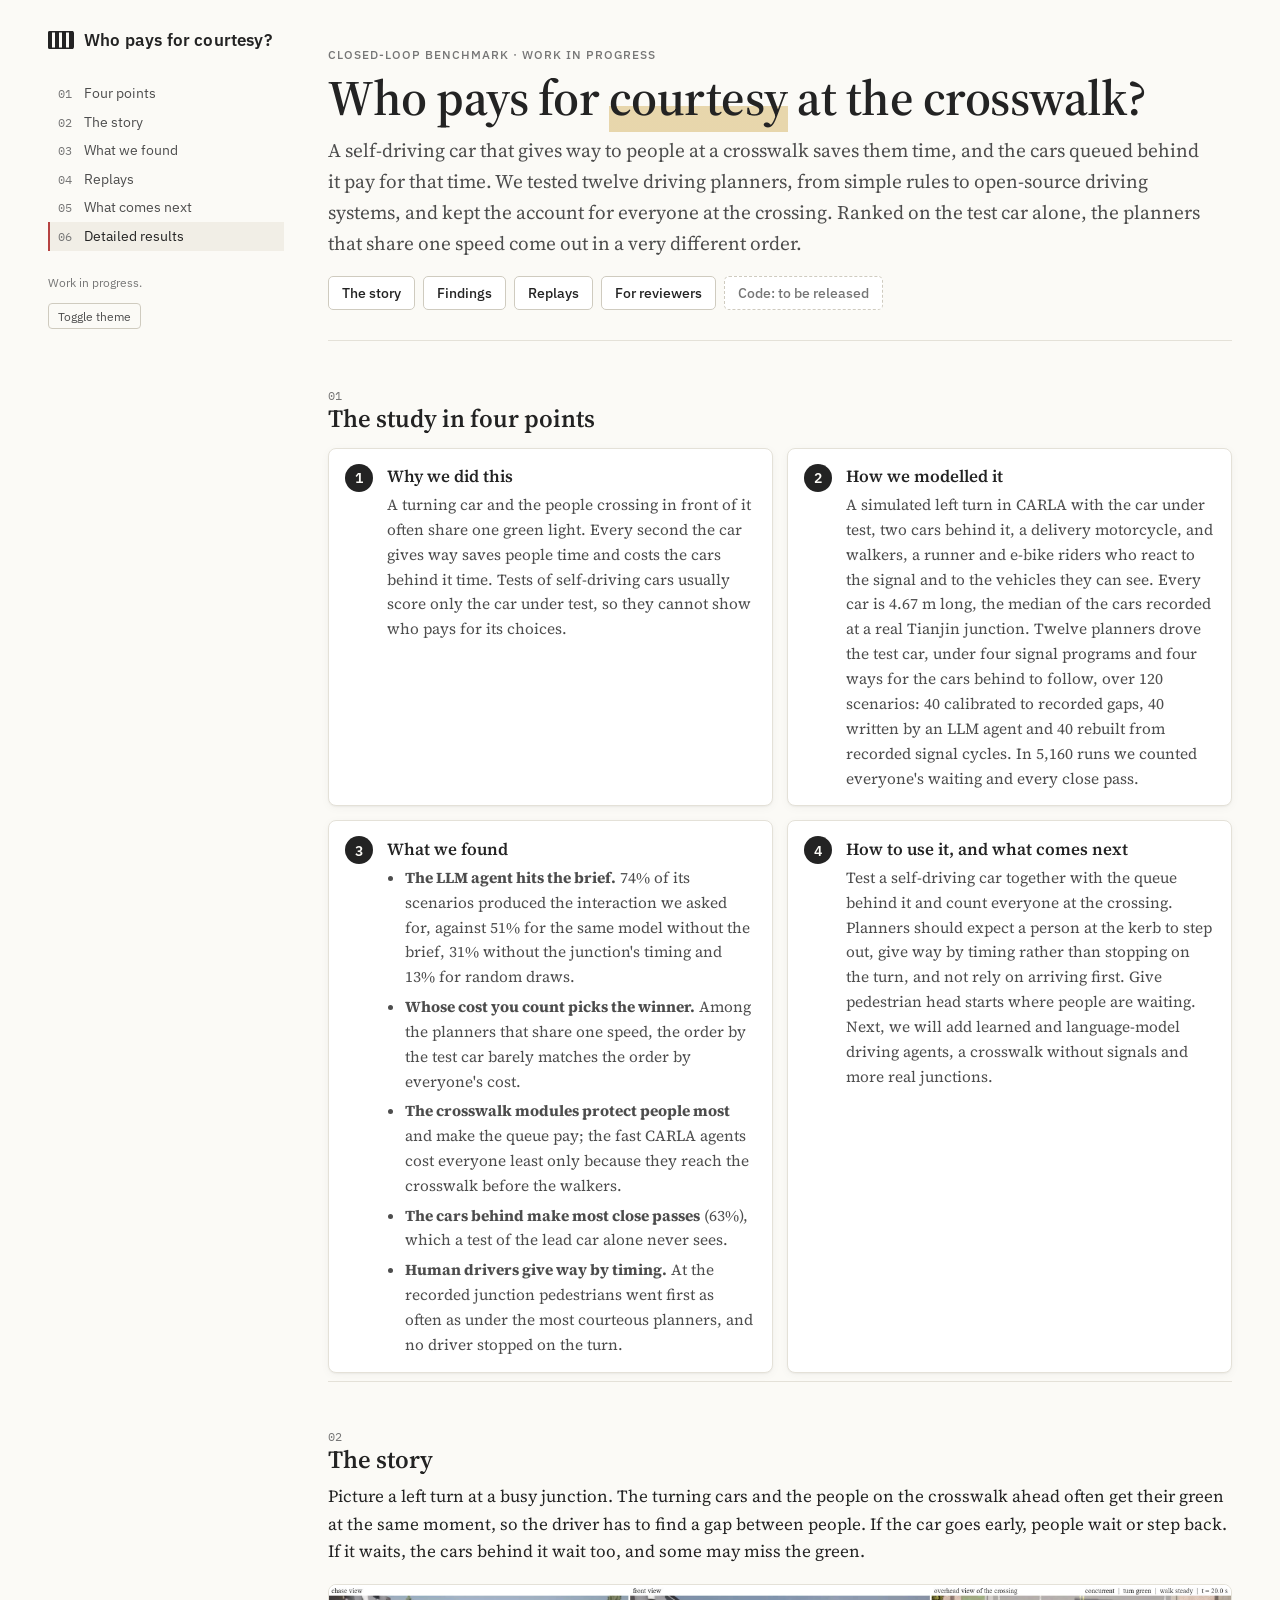
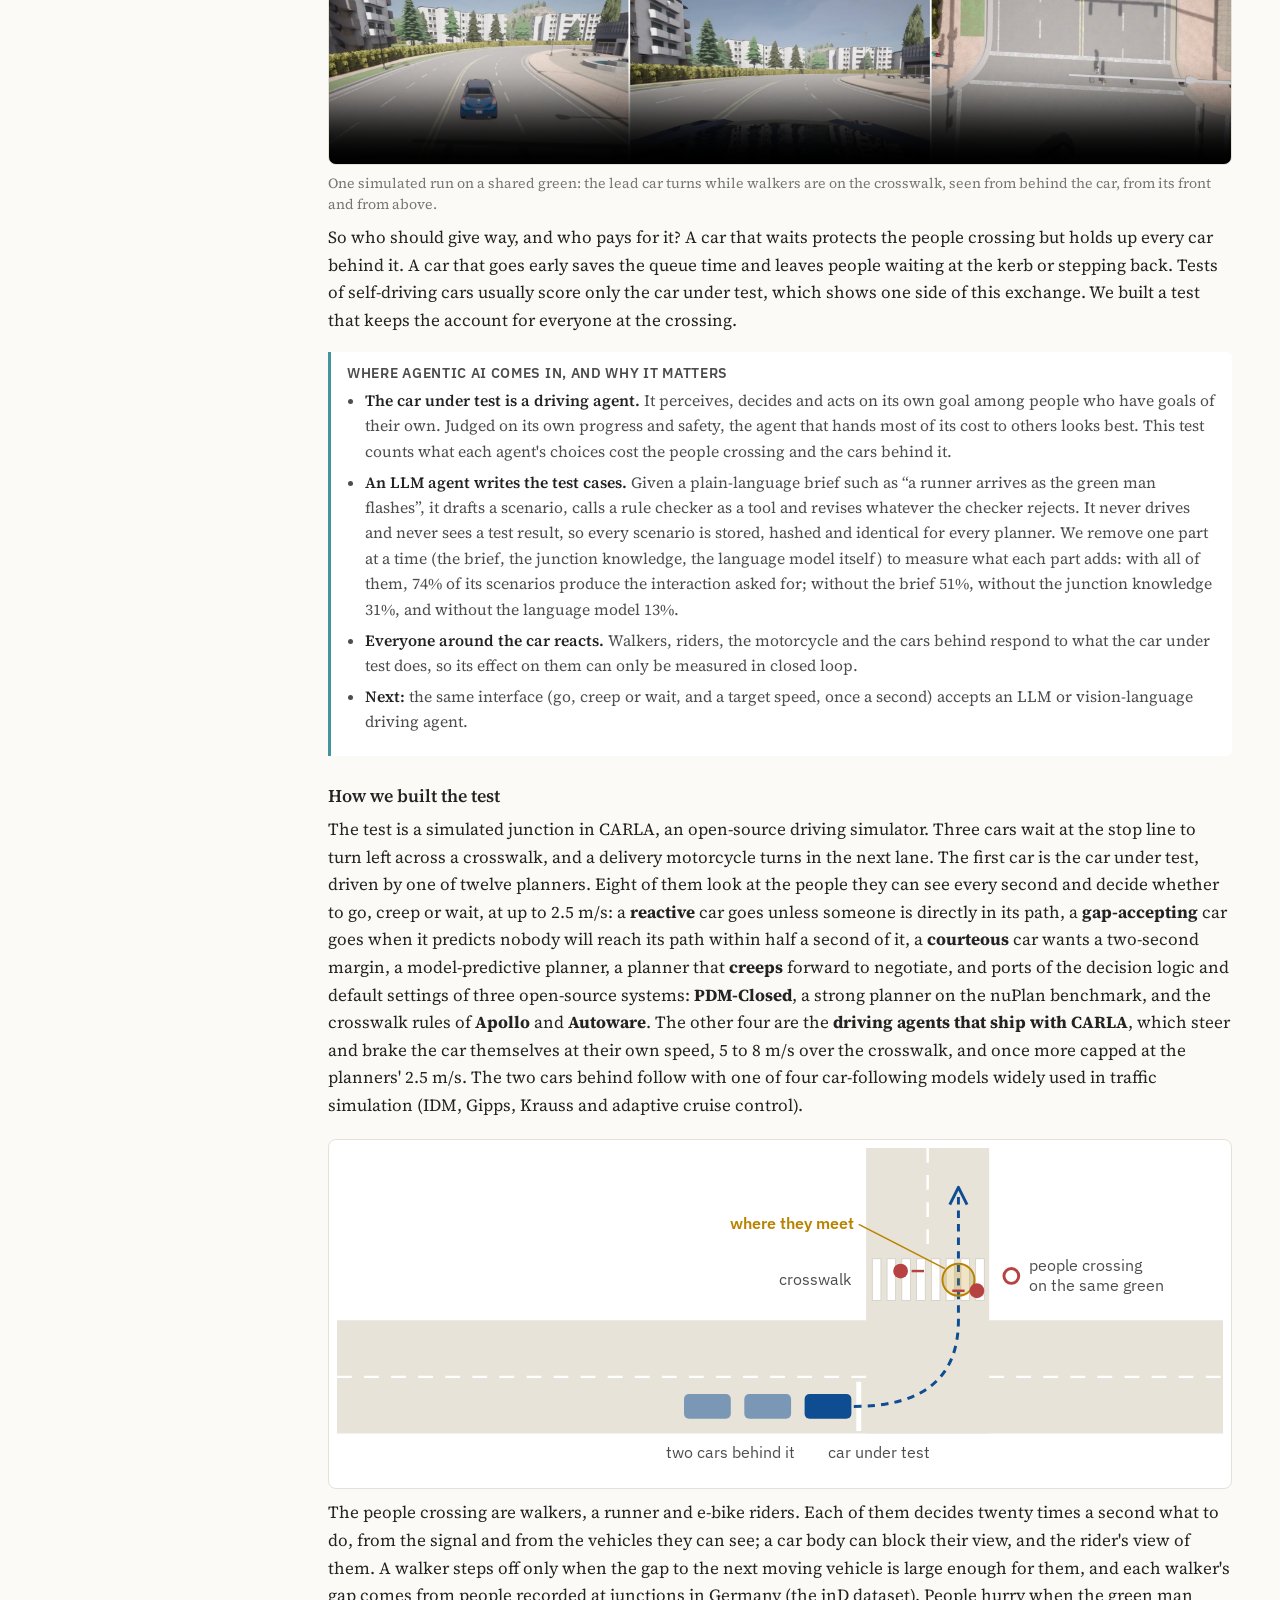
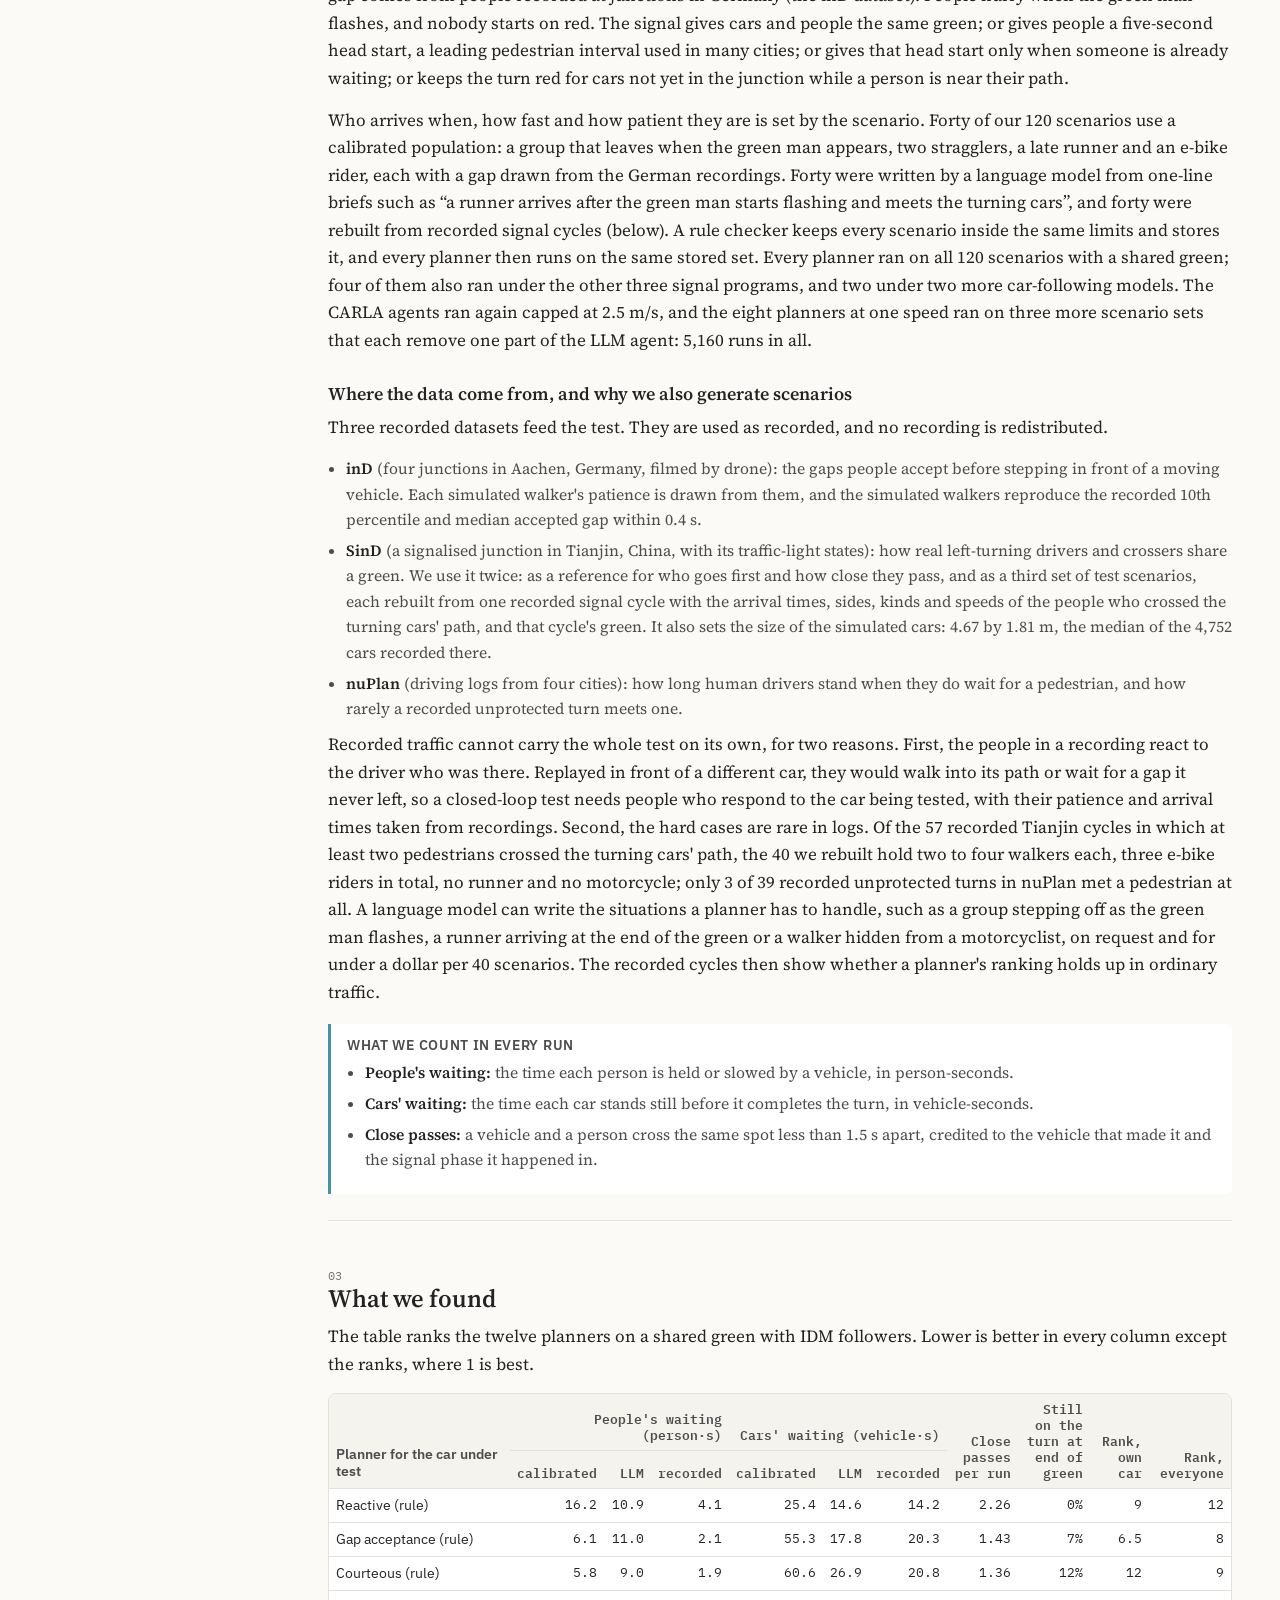
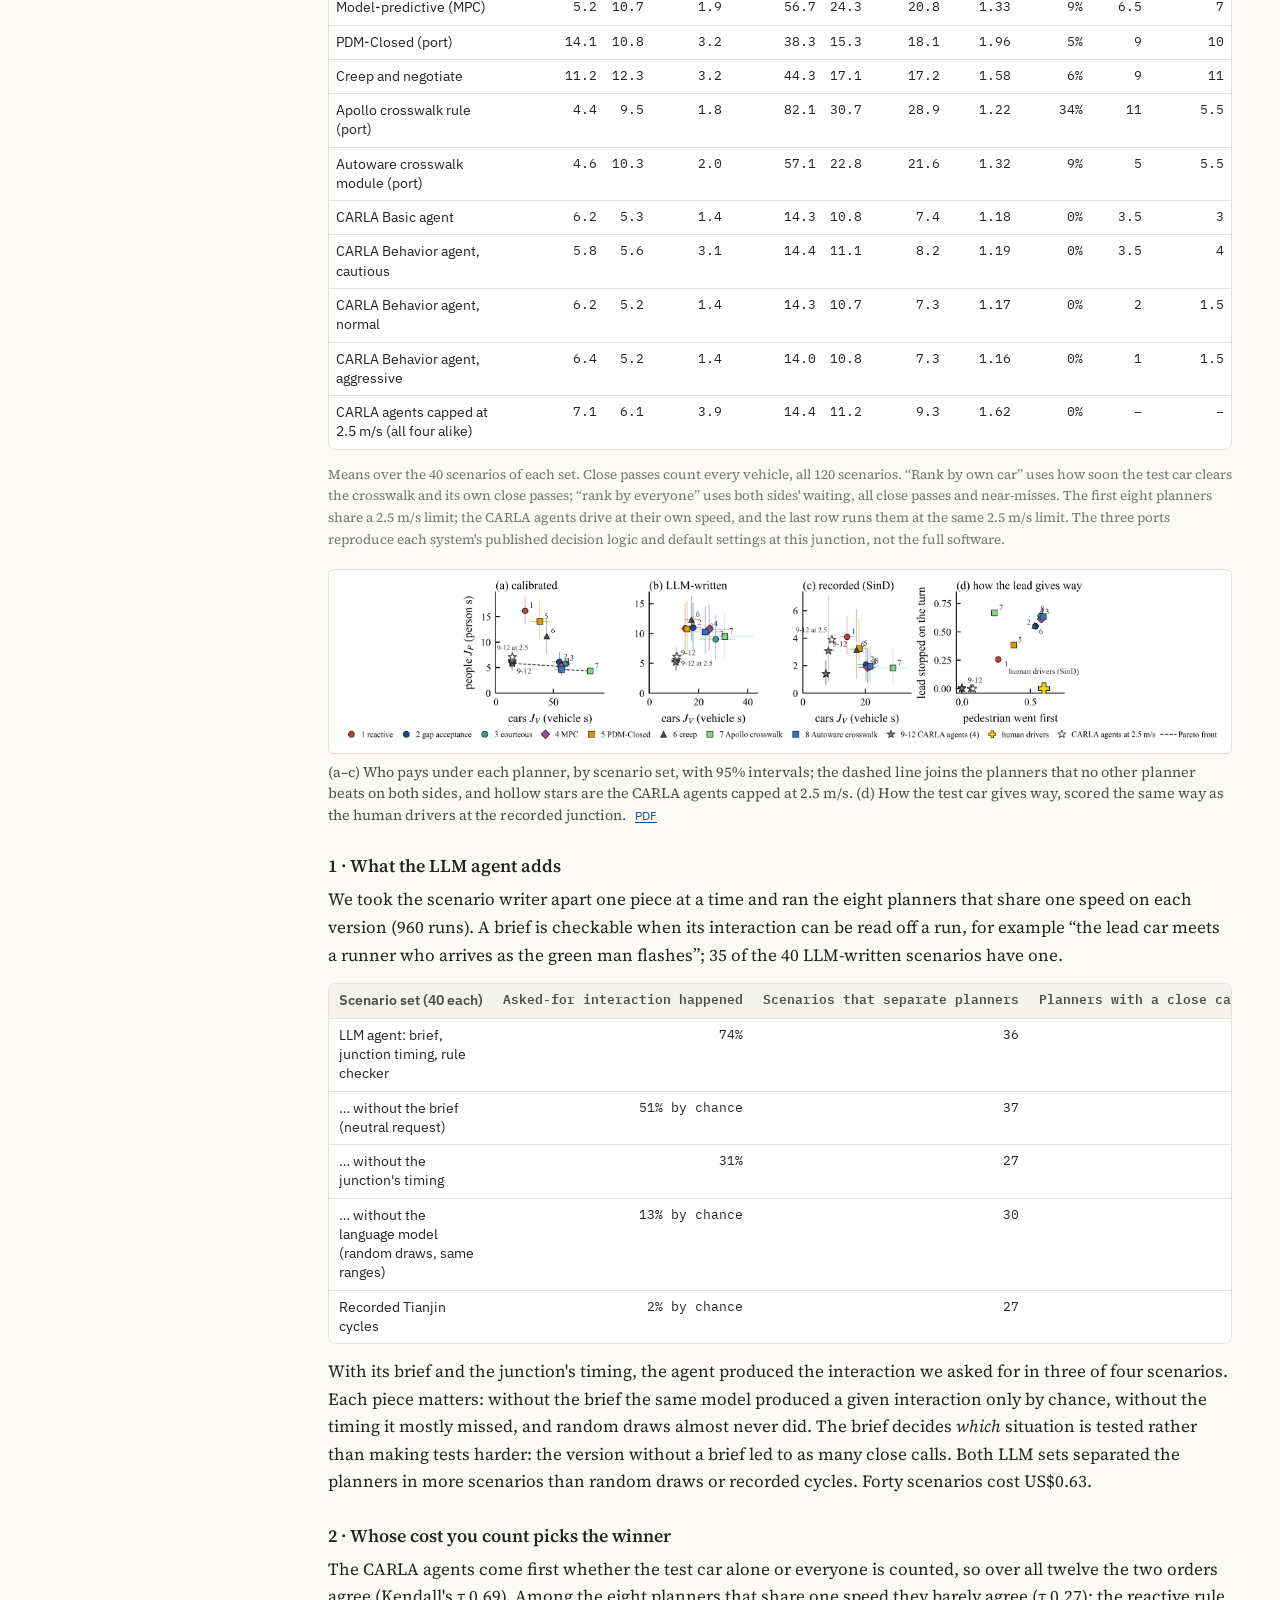
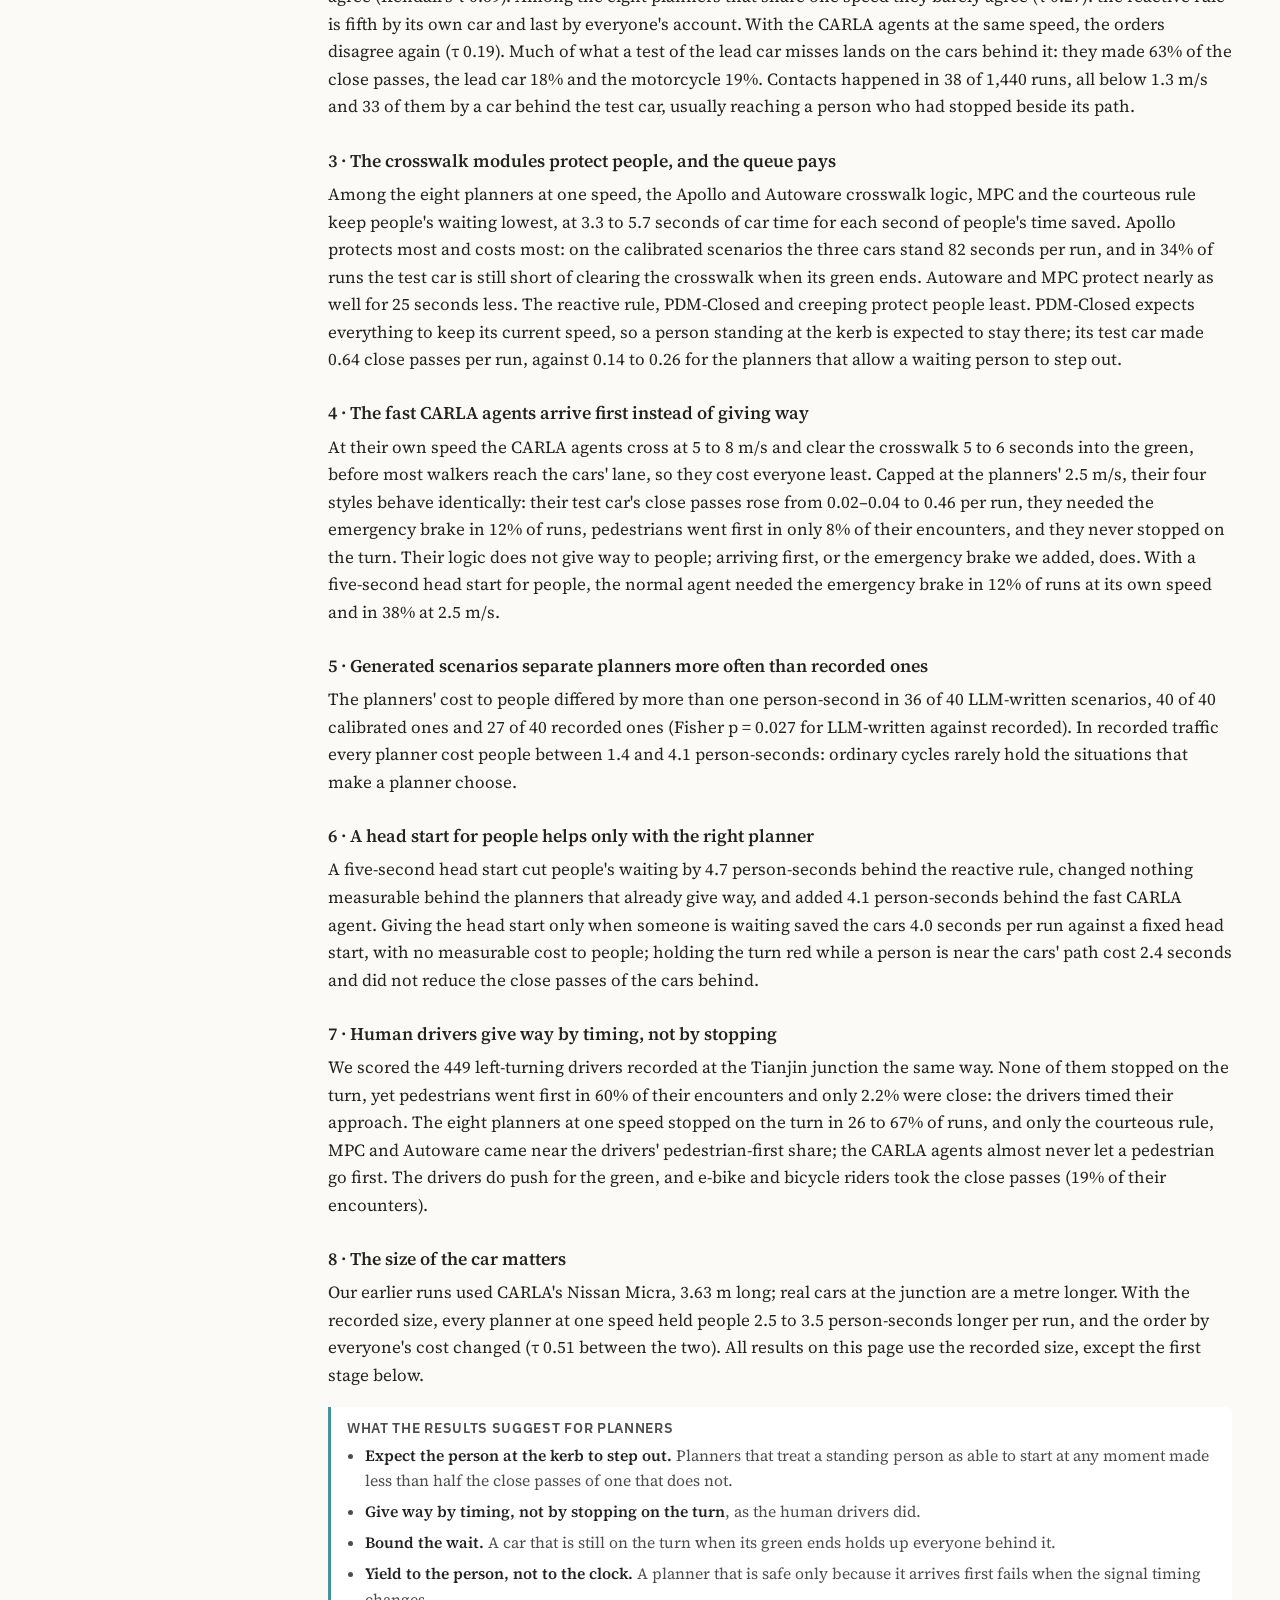
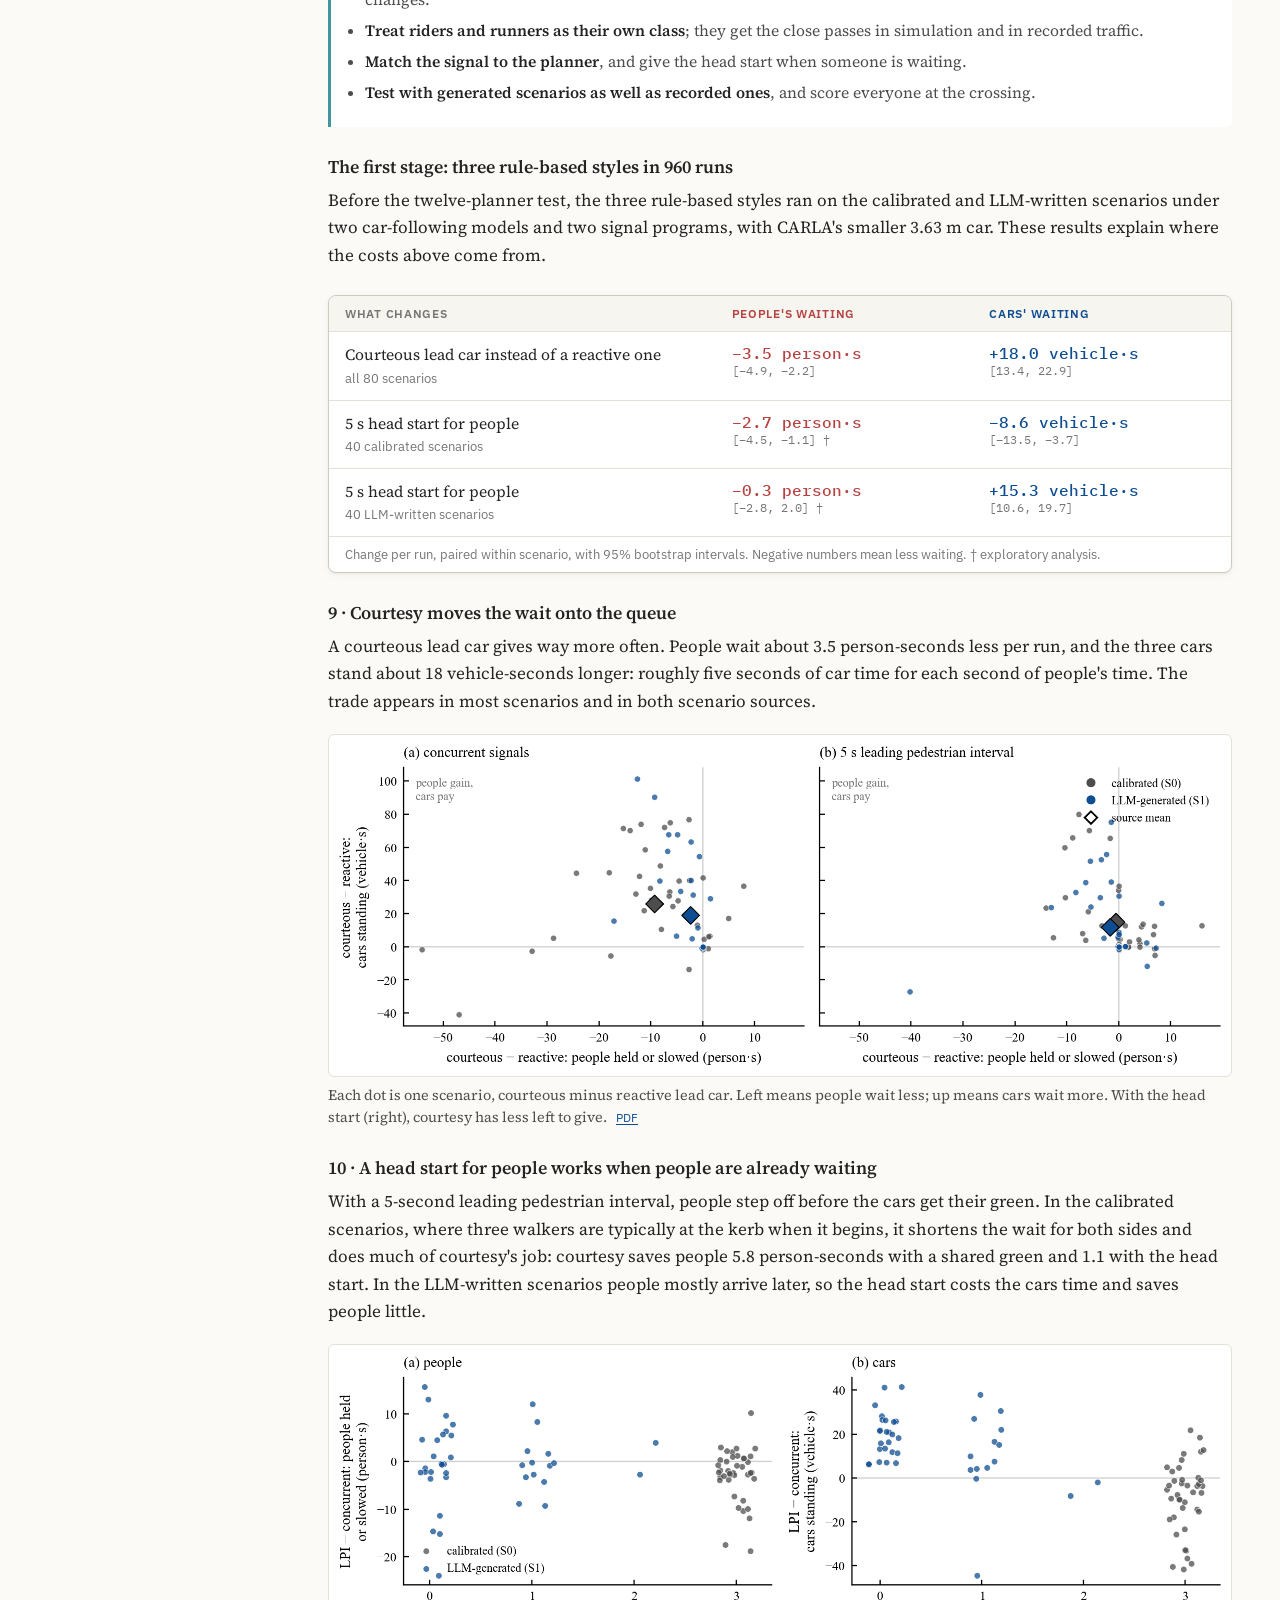
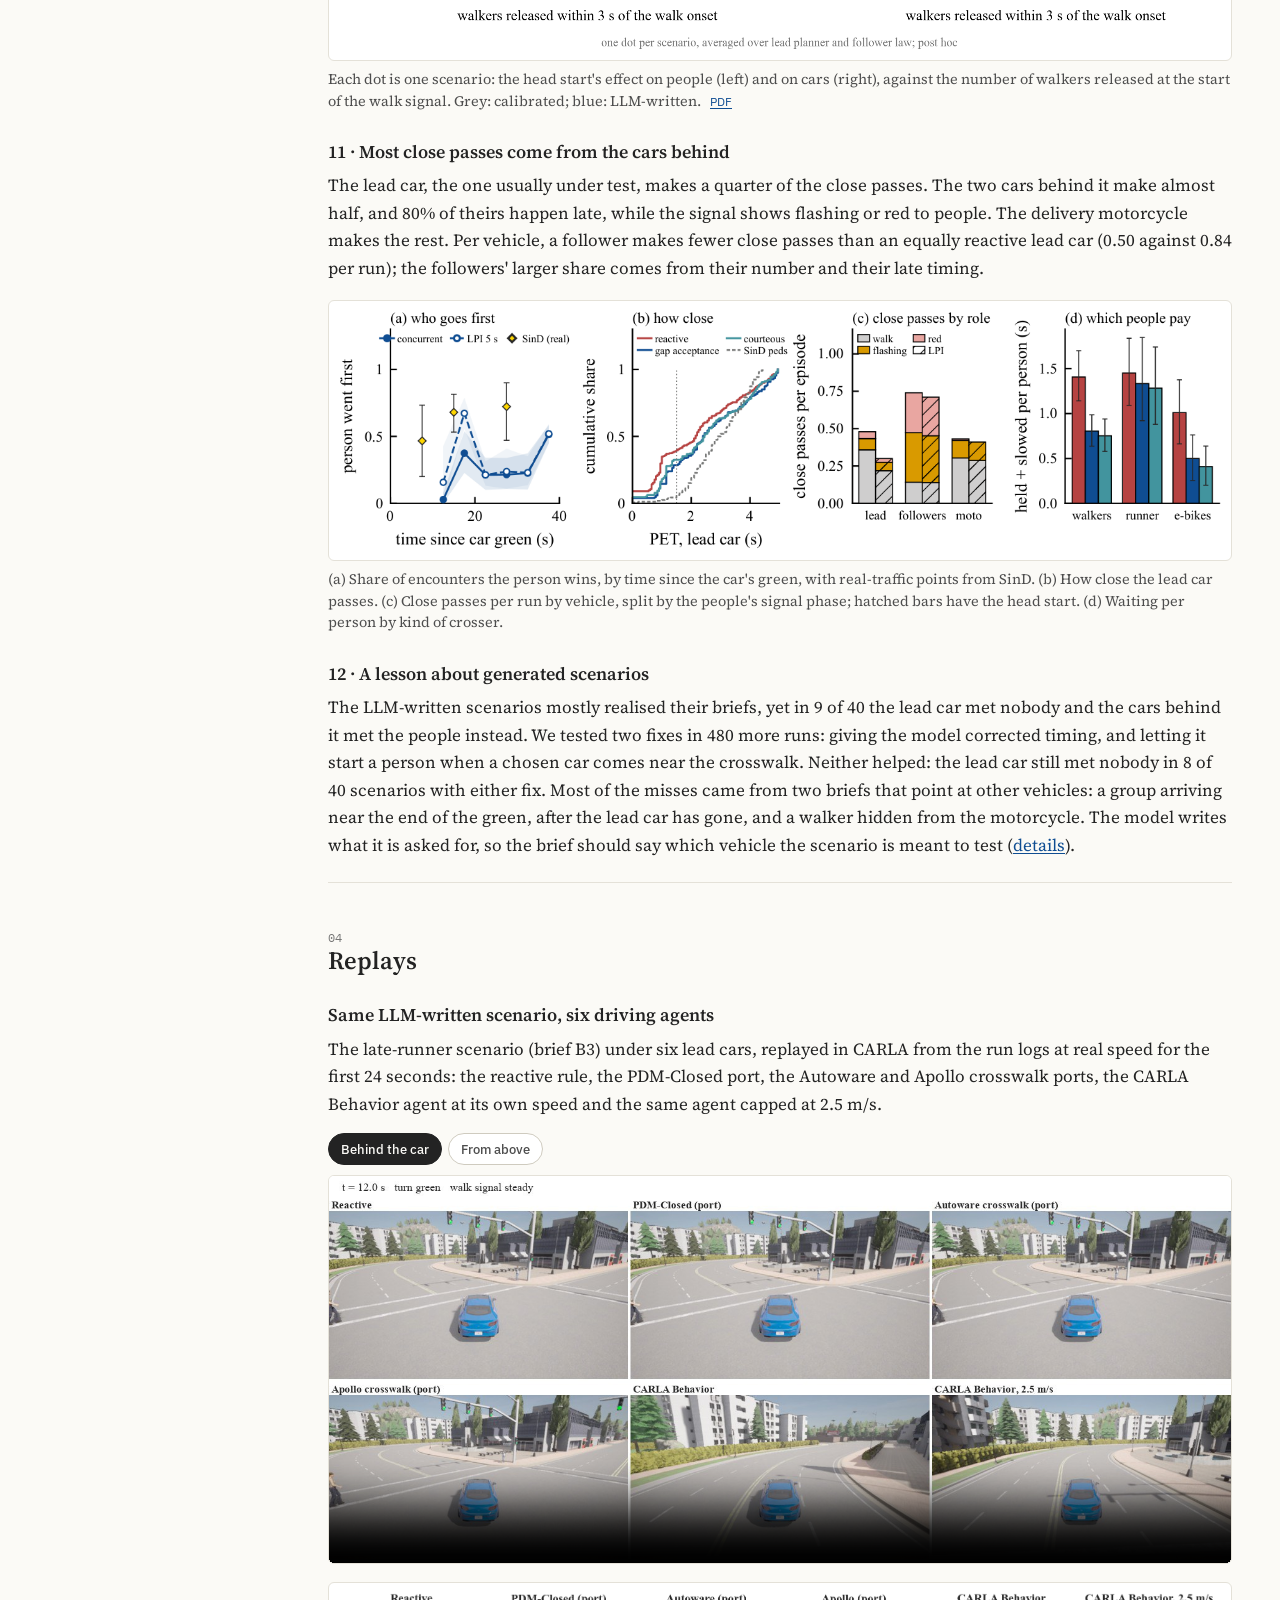
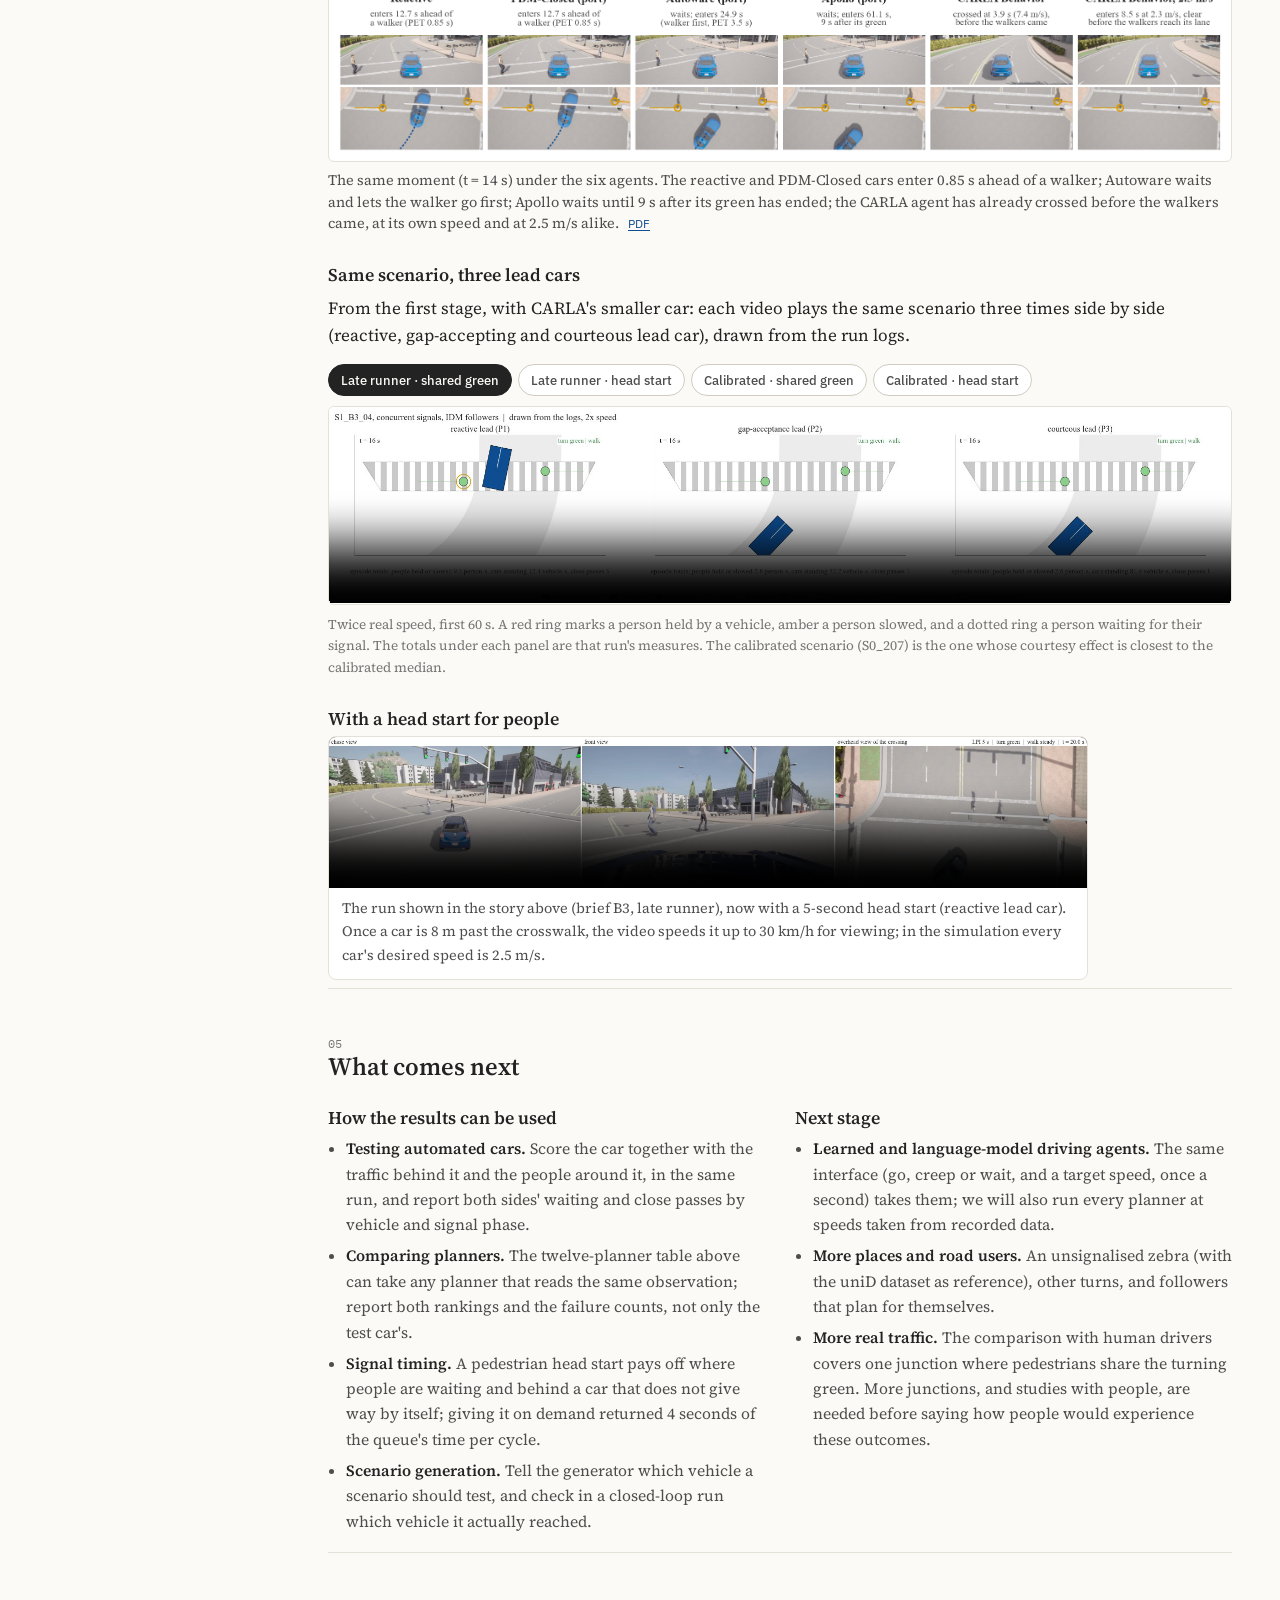
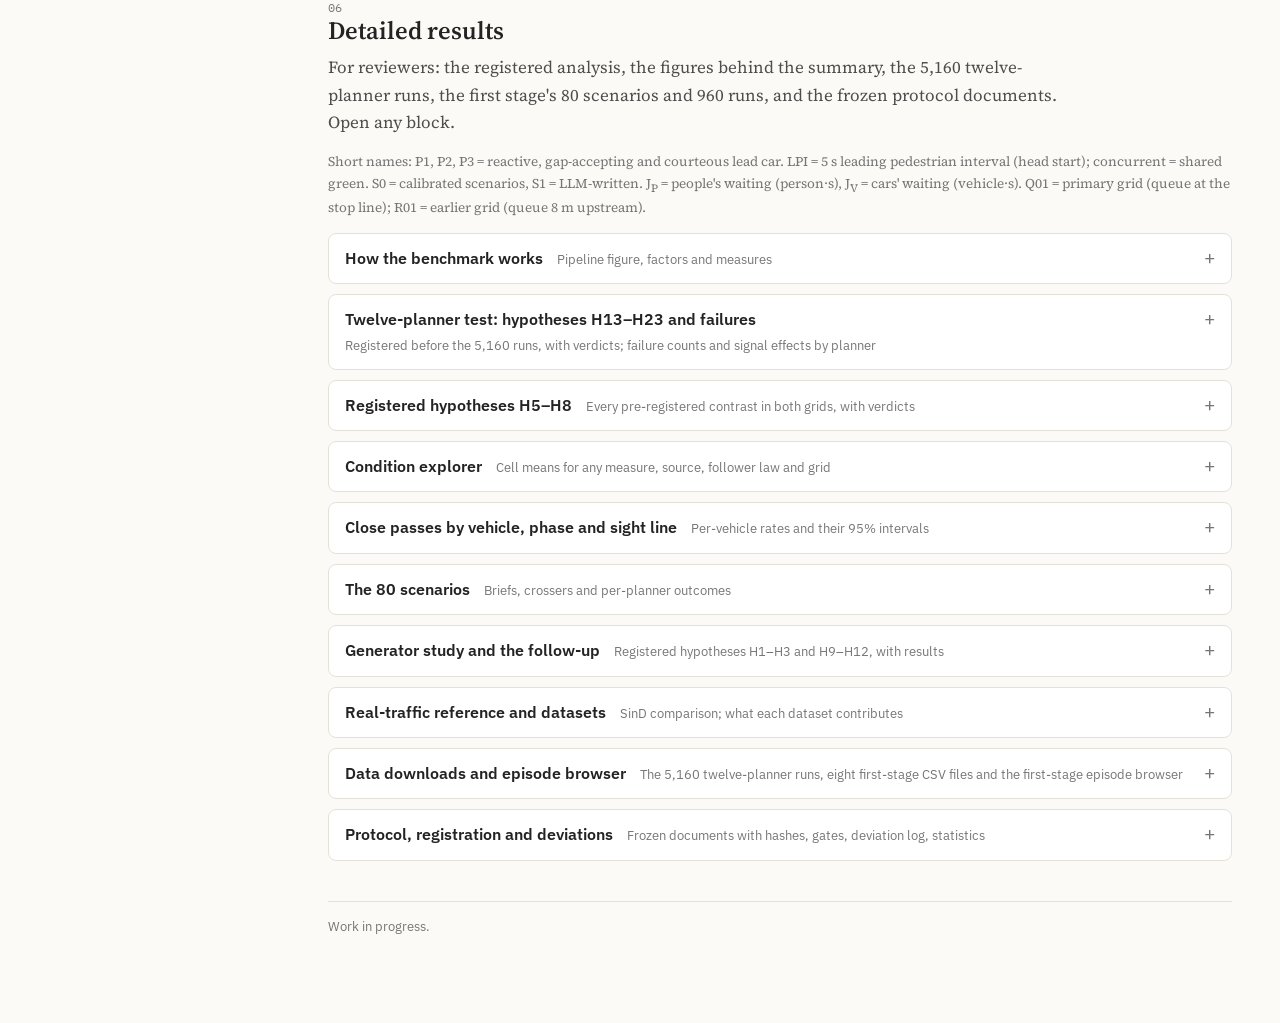
<file: index.html>
<!doctype html>
<html lang="en">
<head>
<meta charset="utf-8">
<meta name="viewport" content="width=device-width, initial-scale=1">
<title>Who Pays for Courtesy?</title>
<meta name="description" content="Closed-loop benchmark: who waits, and who passes close, when turning cars and people share a signalised crosswalk.">
<meta name="robots" content="noindex">
<link rel="icon" href="data:image/svg+xml,%3Csvg xmlns='http://www.w3.org/2000/svg' viewBox='0 0 32 22'%3E%3Crect x='1' y='1' width='30' height='20' rx='2' fill='white' stroke='%23232323' stroke-width='2'/%3E%3Cpath d='M7 1v20M13 1v20M19 1v20M25 1v20' stroke='%23232323' stroke-width='3'/%3E%3C/svg%3E">
<link rel="preconnect" href="https://fonts.googleapis.com">
<link rel="stylesheet" href="https://fonts.googleapis.com/css2?family=Source+Serif+4:opsz,wght@8..60,400;8..60,600&family=IBM+Plex+Sans:wght@400;500;600&family=IBM+Plex+Mono:wght@400;500&display=swap">
<link rel="stylesheet" href="assets/css/site.css">
<script>try{var t=localStorage.getItem("site-theme");if(t)document.documentElement.setAttribute("data-theme",t);}catch(e){}</script>
</head>
<body>
<div class="shell">

<aside class="rail" aria-label="Contents">
  <a class="brand" href="#top"><span class="brand-mark" aria-hidden="true"></span>Who pays for courtesy?</a>
  <nav>
    <ol>
      <li><a href="#brief">Four points</a></li>
      <li><a href="#question">The story</a></li>
      <li><a href="#found">What we found</a></li>
      <li><a href="#replays">Replays</a></li>
      <li><a href="#next">What comes next</a></li>
      <li><a href="#details">Detailed results</a></li>
    </ol>
  </nav>
  <div class="rail-foot">Work in progress.
    <br><button class="theme-btn" type="button" data-theme-toggle>Toggle theme</button></div>
</aside>

<main class="main" id="top">
  <div class="mobile-bar">
    <a class="brand" href="#top"><span class="brand-mark" aria-hidden="true"></span>Who pays for courtesy?</a>
    <select aria-label="Jump to section" data-jump>
      <option value="#top">Top</option>
      <option value="#brief">Four points</option><option value="#question">The story</option>
      <option value="#found">What we found</option><option value="#replays">Replays</option>
      <option value="#next">What comes next</option><option value="#details">Detailed results</option>
    </select>
  </div>

  <header class="hero">
    <div class="kicker">Closed-loop benchmark · work in progress</div>
    <h1>Who pays for <span class="z">courtesy</span> at the crosswalk?</h1>
    <p class="subtitle">A self-driving car that gives way to people at a crosswalk saves them time, and the cars queued behind it pay
      for that time. We tested twelve driving planners, from simple rules to open-source driving systems, and kept the account for
      everyone at the crossing. Ranked on the test car alone, the planners that share one speed come out in a very different order.</p>
    <div class="links">
      <a class="btn" href="#question">The story</a>
      <a class="btn" href="#found">Findings</a>
      <a class="btn" href="#replays">Replays</a>
      <a class="btn" href="#details">For reviewers</a>
      <span class="btn" aria-disabled="true">Code: to be released</span>
    </div>
  </header>

  <!-- ===================================================================================== 01 -->
  <section class="sec" id="brief">
    <div class="sec-num">01</div>
    <h2>The study in four points</h2>
    <div class="brief-grid">
      <div class="brief-card"><div class="bnum">1</div><h3>Why we did this</h3>
        <p>A turning car and the people crossing in front of it often share one green light. Every second the car gives way saves
          people time and costs the cars behind it time. Tests of self-driving cars usually score only the car under test, so they
          cannot show who pays for its choices.</p></div>
      <div class="brief-card"><div class="bnum">2</div><h3>How we modelled it</h3>
        <p>A simulated left turn in CARLA with the car under test, two cars behind it, a delivery motorcycle, and walkers, a runner
          and e-bike riders who react to the signal and to the vehicles they can see. Every car is 4.67 m long, the median of the
          cars recorded at a real Tianjin junction. Twelve planners drove the test car, under four signal programs and four ways for
          the cars behind to follow, over 120 scenarios: 40 calibrated to recorded gaps, 40 written by an LLM agent and 40 rebuilt
          from recorded signal cycles. In 5,160 runs we counted everyone's waiting and every close pass.</p></div>
      <div class="brief-card"><div class="bnum">3</div><h3>What we found</h3>
        <ul>
          <li><b>The LLM agent hits the brief.</b> 74% of its scenarios produced the interaction we asked for, against 51% for the
            same model without the brief, 31% without the junction's timing and 13% for random draws.</li>
          <li><b>Whose cost you count picks the winner.</b> Among the planners that share one speed, the order by the test car
            barely matches the order by everyone's cost.</li>
          <li><b>The crosswalk modules protect people most</b> and make the queue pay; the fast CARLA agents cost everyone least
            only because they reach the crosswalk before the walkers.</li>
          <li><b>The cars behind make most close passes</b> (63%), which a test of the lead car alone never sees.</li>
          <li><b>Human drivers give way by timing.</b> At the recorded junction pedestrians went first as often as under the most
            courteous planners, and no driver stopped on the turn.</li>
        </ul></div>
      <div class="brief-card"><div class="bnum">4</div><h3>How to use it, and what comes next</h3>
        <p>Test a self-driving car together with the queue behind it and count everyone at the crossing. Planners should expect a
          person at the kerb to step out, give way by timing rather than stopping on the turn, and not rely on arriving first. Give
          pedestrian head starts where people are waiting. Next, we will add learned and language-model driving agents, a crosswalk
          without signals and more real junctions.</p></div>
    </div>
  </section>

  <!-- ===================================================================================== 02 -->
  <section class="sec" id="question">
    <div class="sec-num">02</div>
    <h2>The story</h2>
    <p>Picture a left turn at a busy junction. The turning cars and the people on the crosswalk ahead often get their green at the
      same moment, so the driver has to find a gap between people. If the car goes early, people wait or step back. If it waits, the
      cars behind it wait too, and some may miss the green.</p>
    <figure class="hero-video">
      <video controls preload="none" playsinline poster="assets/video/S1_B3_04_reactive_concurrent.jpg">
        <source src="assets/video/S1_B3_04_reactive_concurrent.mp4" type="video/mp4"></video>
      <figcaption>One simulated run on a shared green: the lead car turns while walkers are on the crosswalk, seen from behind the
        car, from its front and from above.</figcaption>
    </figure>
    <p>So who should give way, and who pays for it? A car that waits protects the people crossing but holds up every car behind it.
      A car that goes early saves the queue time and leaves people waiting at the kerb or stepping back. Tests of self-driving cars
      usually score only the car under test, which shows one side of this exchange. We built a test that keeps the account for
      everyone at the crossing.</p>

    <div class="callout" id="agentic">
      <h4>Where agentic AI comes in, and why it matters</h4>
      <ul class="plain">
        <li><b>The car under test is a driving agent.</b> It perceives, decides and acts on its own goal among people who have
          goals of their own. Judged on its own progress and safety, the agent that hands most of its cost to others looks best.
          This test counts what each agent's choices cost the people crossing and the cars behind it.</li>
        <li><b>An LLM agent writes the test cases.</b> Given a plain-language brief such as “a runner arrives as the green man
          flashes”, it drafts a scenario, calls a rule checker as a tool and revises whatever the checker rejects. It never drives
          and never sees a test result, so every scenario is stored, hashed and identical for every planner. We remove one part
          at a time (the brief, the junction knowledge, the language model itself) to measure what each part adds: with all of them, 74% of its scenarios produce the interaction asked for; without
          the brief 51%, without the junction knowledge 31%, and without the language model 13%.</li>
        <li><b>Everyone around the car reacts.</b> Walkers, riders, the motorcycle and the cars behind respond to what the car
          under test does, so its effect on them can only be measured in closed loop.</li>
        <li><b>Next:</b> the same interface (go, creep or wait, and a target speed, once a second) accepts an LLM or vision-language
          driving agent.</li>
      </ul>
    </div>


    <h3>How we built the test</h3>
    <p>The test is a simulated junction in CARLA, an open-source driving simulator. Three cars wait at the stop line to turn left
      across a crosswalk, and a delivery motorcycle turns in the next lane. The first car is the car under test, driven by one of
      twelve planners. Eight of them look at the people they can see every second and decide whether to go, creep or wait, at up
      to 2.5 m/s: a <b>reactive</b> car goes unless someone is directly in its path, a <b>gap-accepting</b> car goes when it predicts
      nobody will reach its path within half a second of it, a <b>courteous</b> car wants a two-second margin, a model-predictive
      planner, a planner that <b>creeps</b> forward to negotiate, and ports of the decision logic and default settings of three
      open-source systems: <b>PDM-Closed</b>, a strong planner on the nuPlan benchmark, and the crosswalk rules of <b>Apollo</b> and
      <b>Autoware</b>. The other four are the <b>driving agents that ship with CARLA</b>, which steer and brake the car themselves at
      their own speed, 5 to 8 m/s over the crosswalk, and once more capped at the planners' 2.5 m/s. The two cars behind follow with one of four car-following models widely used
      in traffic simulation (IDM, Gipps, Krauss and adaptive cruise control).</p>

    <figure class="scene">
      <svg viewBox="0 0 720 270" role="img" aria-labelledby="scene-t">
        <title id="scene-t">Top-down sketch: three cars queue in the eastbound lane; the first turns left across a crosswalk where people are crossing on their own green.</title>
        <rect class="road" x="0" y="140" width="720" height="92"/>
        <rect class="road" x="430" y="0" width="100" height="232"/>
        <line class="lane" x1="0" y1="186" x2="430" y2="186"/><line class="lane" x1="530" y1="186" x2="720" y2="186"/>
        <line class="lane" x1="480" y1="0" x2="480" y2="80"/>
        <g class="zebra"><rect x="435" y="90" width="7" height="34"/><rect x="447" y="90" width="7" height="34"/><rect x="459" y="90" width="7" height="34"/><rect x="471" y="90" width="7" height="34"/><rect x="483" y="90" width="7" height="34"/><rect x="495" y="90" width="7" height="34"/><rect x="507" y="90" width="7" height="34"/><rect x="519" y="90" width="7" height="34"/></g>
        <line class="stop" x1="424" y1="190" x2="424" y2="230"/>
        <path class="turn" d="M420 210 Q505 210 505 140 L505 36"/>
        <path class="turn-head" d="M498 46 L505 32 L512 46"/>
        <rect class="car lead" x="380" y="200" width="38" height="20" rx="4"/>
        <rect class="car" x="331" y="200" width="38" height="20" rx="4"/>
        <rect class="car" x="282" y="200" width="38" height="20" rx="4"/>
        <circle class="meet" cx="505" cy="107" r="13"/>
        <circle class="walker" cx="458" cy="100" r="6"/><path class="walk-dir" d="M467 100 h10"/>
        <circle class="walker" cx="520" cy="116" r="6"/><path class="walk-dir" d="M510 116 h-10"/>
        <circle class="walker wait" cx="548" cy="104" r="6"/>
        <text x="399" y="252" class="lbl" text-anchor="start">car under test</text>
        <text x="372" y="252" class="lbl" text-anchor="end">two cars behind it</text>
        <text x="562" y="100" class="lbl">people crossing</text><text x="562" y="116" class="lbl">on the same green</text>
        <text x="418" y="111" class="lbl" text-anchor="end">crosswalk</text>
        <text x="420" y="66" class="lbl meet-lbl" text-anchor="end">where they meet</text>
        <path class="leader" d="M424 62 L494 98"/>
      </svg>
    </figure>

    <p>The people crossing are walkers, a runner and e-bike riders. Each of them decides twenty times a second what to do, from the
      signal and from the vehicles they can see; a car body can block their view, and the rider's view of them. A walker steps off
      only when the gap to the next moving vehicle is large enough for them, and each walker's gap comes from people recorded at
      junctions in Germany (the inD dataset). People hurry when the green man flashes, and nobody starts on red. The signal gives cars
      and people the same green; or gives people a five-second head start, a leading pedestrian interval used in many cities; or
      gives that head start only when someone is already waiting; or keeps the turn red for cars not yet in the junction while a
      person is near their path.</p>
    <p>Who arrives when, how fast and how patient they are is set by the scenario. Forty of our 120 scenarios use a calibrated
      population: a group that leaves when the green man appears, two stragglers, a late runner and an e-bike rider, each with a gap
      drawn from the German recordings. Forty were written by a language model from one-line briefs such as “a runner arrives after
      the green man starts flashing and meets the turning cars”, and forty were rebuilt from recorded signal cycles (below). A rule
      checker keeps every scenario inside the same limits and stores it, and every planner then runs on the same stored set. Every
      planner ran on all 120 scenarios with a shared green; four of them also ran under the other three signal programs, and two
      under two more car-following models. The CARLA agents ran again capped at 2.5 m/s, and the eight planners at one speed ran
      on three more scenario sets that each remove one part of the LLM agent: 5,160 runs in all.</p>

    <h3>Where the data come from, and why we also generate scenarios</h3>
    <p>Three recorded datasets feed the test. They are used as recorded, and no recording is redistributed.</p>
    <ul class="plain">
      <li><b>inD</b> (four junctions in Aachen, Germany, filmed by drone): the gaps people accept before stepping in front of a
        moving vehicle. Each simulated walker's patience is drawn from them, and the simulated walkers reproduce the recorded
        10th percentile and median accepted gap within 0.4 s.</li>
      <li><b>SinD</b> (a signalised junction in Tianjin, China, with its traffic-light states): how real left-turning drivers and
        crossers share a green. We use it twice: as a reference for who goes first and how close they pass, and as a third set of
        test scenarios, each rebuilt from one recorded signal cycle with the arrival times, sides, kinds and speeds of the people
        who crossed the turning cars' path, and that cycle's green. It also sets the size of the simulated cars: 4.67 by
        1.81 m, the median of the 4,752 cars recorded there.</li>
      <li><b>nuPlan</b> (driving logs from four cities): how long human drivers stand when they do wait for a pedestrian, and how
        rarely a recorded unprotected turn meets one.</li>
    </ul>
    <p>Recorded traffic cannot carry the whole test on its own, for two reasons. First, the people in a recording react to the
      driver who was there. Replayed in front of a different car, they would walk into its path or wait for a gap it never left, so
      a closed-loop test needs people who respond to the car being tested, with their patience and arrival times taken from
      recordings. Second, the hard cases are rare in logs. Of the 57 recorded Tianjin cycles in which at least two pedestrians crossed
      the turning cars' path, the 40 we rebuilt hold two to four walkers each, three e-bike riders in total, no runner and no
      motorcycle; only 3 of 39 recorded unprotected turns in nuPlan met a pedestrian at all. A language model can write the
      situations a planner has to handle, such as a group stepping off as the green man flashes, a runner arriving at the end of the
      green or a walker hidden from a motorcyclist, on request and for under a dollar per 40 scenarios. The recorded cycles then
      show whether a planner's ranking holds up in ordinary traffic.</p>
    <div class="callout">
      <h4>What we count in every run</h4>
      <ul class="plain">
        <li><b class="c-p">People's waiting:</b> the time each person is held or slowed by a vehicle, in person-seconds.</li>
        <li><b class="c-v">Cars' waiting:</b> the time each car stands still before it completes the turn, in vehicle-seconds.</li>
        <li><b>Close passes:</b> a vehicle and a person cross the same spot less than 1.5 s apart, credited to the vehicle that made it
          and the signal phase it happened in.</li>
      </ul>
    </div>
  </section>

  <!-- ===================================================================================== 03 -->
  <section class="sec" id="found">
    <div class="sec-num">03</div>
    <h2>What we found</h2>
    <p>The table ranks the twelve planners on a shared green with IDM followers. Lower is better in every column except the ranks,
      where 1 is best.</p>
    <div class="table-wrap"><table id="bank-table">
      <thead>
        <tr><th rowspan="2">Planner for the car under test</th><th class="n" colspan="3">People's waiting (person·s)</th>
          <th class="n" colspan="3">Cars' waiting (vehicle·s)</th><th class="n" rowspan="2">Close passes per run</th>
          <th class="n" rowspan="2">Still on the turn at end of green</th><th class="n" rowspan="2">Rank, own car</th>
          <th class="n" rowspan="2">Rank, everyone</th></tr>
        <tr><th class="n">calibrated</th><th class="n">LLM</th><th class="n">recorded</th><th class="n">calibrated</th>
          <th class="n">LLM</th><th class="n">recorded</th></tr>
      </thead>
      <tbody>
        <tr><td>Reactive (rule)</td><td class="n">16.2</td><td class="n">10.9</td><td class="n">4.1</td><td class="n">25.4</td><td class="n">14.6</td><td class="n">14.2</td><td class="n">2.26</td><td class="n">0%</td><td class="n">9</td><td class="n">12</td></tr>
        <tr><td>Gap acceptance (rule)</td><td class="n">6.1</td><td class="n">11.0</td><td class="n">2.1</td><td class="n">55.3</td><td class="n">17.8</td><td class="n">20.3</td><td class="n">1.43</td><td class="n">7%</td><td class="n">6.5</td><td class="n">8</td></tr>
        <tr><td>Courteous (rule)</td><td class="n">5.8</td><td class="n">9.0</td><td class="n">1.9</td><td class="n">60.6</td><td class="n">26.9</td><td class="n">20.8</td><td class="n">1.36</td><td class="n">12%</td><td class="n">12</td><td class="n">9</td></tr>
        <tr><td>Model-predictive (MPC)</td><td class="n">5.2</td><td class="n">10.7</td><td class="n">1.9</td><td class="n">56.7</td><td class="n">24.3</td><td class="n">20.8</td><td class="n">1.33</td><td class="n">9%</td><td class="n">6.5</td><td class="n">7</td></tr>
        <tr><td>PDM-Closed (port)</td><td class="n">14.1</td><td class="n">10.8</td><td class="n">3.2</td><td class="n">38.3</td><td class="n">15.3</td><td class="n">18.1</td><td class="n">1.96</td><td class="n">5%</td><td class="n">9</td><td class="n">10</td></tr>
        <tr><td>Creep and negotiate</td><td class="n">11.2</td><td class="n">12.3</td><td class="n">3.2</td><td class="n">44.3</td><td class="n">17.1</td><td class="n">17.2</td><td class="n">1.58</td><td class="n">6%</td><td class="n">9</td><td class="n">11</td></tr>
        <tr><td>Apollo crosswalk rule (port)</td><td class="n">4.4</td><td class="n">9.5</td><td class="n">1.8</td><td class="n">82.1</td><td class="n">30.7</td><td class="n">28.9</td><td class="n">1.22</td><td class="n">34%</td><td class="n">11</td><td class="n">5.5</td></tr>
        <tr><td>Autoware crosswalk module (port)</td><td class="n">4.6</td><td class="n">10.3</td><td class="n">2.0</td><td class="n">57.1</td><td class="n">22.8</td><td class="n">21.6</td><td class="n">1.32</td><td class="n">9%</td><td class="n">5</td><td class="n">5.5</td></tr>
        <tr><td>CARLA Basic agent</td><td class="n">6.2</td><td class="n">5.3</td><td class="n">1.4</td><td class="n">14.3</td><td class="n">10.8</td><td class="n">7.4</td><td class="n">1.18</td><td class="n">0%</td><td class="n">3.5</td><td class="n">3</td></tr>
        <tr><td>CARLA Behavior agent, cautious</td><td class="n">5.8</td><td class="n">5.6</td><td class="n">3.1</td><td class="n">14.4</td><td class="n">11.1</td><td class="n">8.2</td><td class="n">1.19</td><td class="n">0%</td><td class="n">3.5</td><td class="n">4</td></tr>
        <tr><td>CARLA Behavior agent, normal</td><td class="n">6.2</td><td class="n">5.2</td><td class="n">1.4</td><td class="n">14.3</td><td class="n">10.7</td><td class="n">7.3</td><td class="n">1.17</td><td class="n">0%</td><td class="n">2</td><td class="n">1.5</td></tr>
        <tr><td>CARLA Behavior agent, aggressive</td><td class="n">6.4</td><td class="n">5.2</td><td class="n">1.4</td><td class="n">14.0</td><td class="n">10.8</td><td class="n">7.3</td><td class="n">1.16</td><td class="n">0%</td><td class="n">1</td><td class="n">1.5</td></tr>
        <tr><td>CARLA agents capped at 2.5 m/s (all four alike)</td><td class="n">7.1</td><td class="n">6.1</td><td class="n">3.9</td><td class="n">14.4</td><td class="n">11.2</td><td class="n">9.3</td><td class="n">1.62</td><td class="n">0%</td><td class="n">–</td><td class="n">–</td></tr>
      </tbody>
    </table></div>
    <p class="small muted">Means over the 40 scenarios of each set. Close passes count every vehicle, all 120 scenarios. “Rank by
      own car” uses how soon the test car clears the crosswalk and its own close passes; “rank by everyone” uses both sides' waiting,
      all close passes and near-misses. The first eight planners share a 2.5 m/s limit; the CARLA agents drive at their own speed,
      and the last row runs them at the same 2.5 m/s limit. The three ports reproduce each system's published decision logic and
      default settings at this junction, not the full software.</p>
    <figure>
      <div class="frame"><img src="assets/img/b_fig_bank.png" alt="Four panels. Three scatter plots of cars' waiting against people's waiting for the twelve planners in calibrated, LLM-written and recorded scenarios, and one plot of how often the lead car stopped on the turn against how often the pedestrian went first, with human drivers at the recorded junction." loading="lazy"></div>
      <figcaption>(a–c) Who pays under each planner, by scenario set, with 95% intervals; the dashed line joins the planners that
        no other planner beats on both sides, and hollow stars are the CARLA agents capped at 2.5 m/s. (d) How the test car gives
        way, scored the same way as the human drivers at the recorded junction. <a class="fig-dl" href="assets/img/b_fig_bank.pdf">PDF</a></figcaption>
    </figure>

    <h3>1 · What the LLM agent adds</h3>
    <p>We took the scenario writer apart one piece at a time and ran the eight planners that share one speed on each version
      (960 runs). A brief is checkable when its interaction can be read off a run, for example “the lead car meets a runner who
      arrives as the green man flashes”; 35 of the 40 LLM-written scenarios have one.</p>
    <div class="table-wrap"><table id="ablation-table">
      <thead><tr><th>Scenario set (40 each)</th><th class="n">Asked-for interaction happened</th><th class="n">Scenarios that separate planners</th>
        <th class="n">Planners with a close call by the test car, per scenario</th><th class="n">Runs with a contact (of 320)</th></tr></thead>
      <tbody>
        <tr><td>LLM agent: brief, junction timing, rule checker</td><td class="n">74%</td><td class="n">36</td><td class="n">2.1</td><td class="n">15</td></tr>
        <tr><td>… without the brief (neutral request)</td><td class="n">51% by chance</td><td class="n">37</td><td class="n">2.6</td><td class="n">12</td></tr>
        <tr><td>… without the junction's timing</td><td class="n">31%</td><td class="n">27</td><td class="n">1.1</td><td class="n">10</td></tr>
        <tr><td>… without the language model (random draws, same ranges)</td><td class="n">13% by chance</td><td class="n">30</td><td class="n">1.3</td><td class="n">0</td></tr>
        <tr><td>Recorded Tianjin cycles</td><td class="n">2% by chance</td><td class="n">27</td><td class="n">0.9</td><td class="n">8</td></tr>
      </tbody>
    </table></div>
    <p>With its brief and the junction's timing, the agent produced the interaction we asked for in three of four scenarios. Each
      piece matters: without the brief the same model produced a given interaction only by chance, without the timing it mostly
      missed, and random draws almost never did. The brief decides <em>which</em> situation is tested rather than making tests
      harder: the version without a brief led to as many close calls. Both LLM sets separated the planners in more scenarios
      than random draws or recorded cycles. Forty scenarios cost US$0.63.</p>

    <h3>2 · Whose cost you count picks the winner</h3>
    <p>The CARLA agents come first whether the test car alone or everyone is counted, so over all twelve the two orders agree
      (Kendall's τ 0.69). Among the eight planners that share one speed they barely agree (τ 0.27): the reactive rule is fifth by
      its own car and last by everyone's account. With the CARLA agents at the same speed, the orders disagree again (τ 0.19).
      Much of what a test of the lead car misses lands on the cars behind it: they made 63% of the close passes, the lead car 18%
      and the motorcycle 19%. Contacts happened in 38 of 1,440 runs, all below 1.3 m/s and 33 of them by a car behind the test car,
      usually reaching a person who had stopped beside its path.</p>

    <h3>3 · The crosswalk modules protect people, and the queue pays</h3>
    <p>Among the eight planners at one speed, the Apollo and Autoware crosswalk logic, MPC and the courteous rule keep people's
      waiting lowest, at 3.3 to 5.7 seconds of car time for each second of people's time saved. Apollo protects most and costs
      most: on the calibrated scenarios the three cars stand 82 seconds per run, and in 34% of runs the test car is still short of
      clearing the crosswalk when its green ends. Autoware and MPC protect nearly as well for 25 seconds less. The reactive rule,
      PDM-Closed and creeping protect people least. PDM-Closed expects everything to keep its current speed, so a person standing
      at the kerb is expected to stay there; its test car made 0.64 close passes per run, against 0.14 to 0.26 for the planners
      that allow a waiting person to step out.</p>

    <h3>4 · The fast CARLA agents arrive first instead of giving way</h3>
    <p>At their own speed the CARLA agents cross at 5 to 8 m/s and clear the crosswalk 5 to 6 seconds into the green, before most
      walkers reach the cars' lane, so they cost everyone least. Capped at the planners' 2.5 m/s, their four styles behave
      identically: their test car's close passes rose from 0.02–0.04 to 0.46 per run, they needed the emergency brake in 12% of
      runs, pedestrians went first in only 8% of their encounters, and they never stopped on the turn. Their logic does not give
      way to people; arriving first, or the emergency brake we added, does. With a five-second head start for people, the normal
      agent needed the emergency brake in 12% of runs at its own speed and in 38% at 2.5 m/s.</p>

    <h3>5 · Generated scenarios separate planners more often than recorded ones</h3>
    <p>The planners' cost to people differed by more than one person-second in 36 of 40 LLM-written scenarios, 40 of 40 calibrated
      ones and 27 of 40 recorded ones (Fisher p = 0.027 for LLM-written against recorded). In recorded traffic every planner cost
      people between 1.4 and 4.1 person-seconds: ordinary cycles rarely hold the situations that make a planner choose.</p>

    <h3>6 · A head start for people helps only with the right planner</h3>
    <p>A five-second head start cut people's waiting by 4.7 person-seconds behind the reactive rule, changed nothing measurable
      behind the planners that already give way, and added 4.1 person-seconds behind the fast CARLA agent. Giving the head start
      only when someone is waiting saved the cars 4.0 seconds per run against a fixed head start, with no measurable cost to people;
      holding the turn red while a person is near the cars' path cost 2.4 seconds and did not reduce the close passes of the cars
      behind.</p>

    <h3>7 · Human drivers give way by timing, not by stopping</h3>
    <p>We scored the 449 left-turning drivers recorded at the Tianjin junction the same way. None of them stopped on the turn, yet
      pedestrians went first in 60% of their encounters and only 2.2% were close: the drivers timed their approach. The eight
      planners at one speed stopped on the turn in 26 to 67% of runs, and only the courteous rule, MPC and Autoware came near the
      drivers' pedestrian-first share; the CARLA agents almost never let a pedestrian go first. The drivers do push for the green,
      and e-bike and bicycle riders took the close passes (19% of their encounters).</p>

    <h3>8 · The size of the car matters</h3>
    <p>Our earlier runs used CARLA's Nissan Micra, 3.63 m long; real cars at the junction are a metre longer. With the
      recorded size, every planner at one speed held people 2.5 to 3.5 person-seconds longer per run, and the order by everyone's
      cost changed (τ 0.51 between the two). All results on this page use the recorded size, except the first stage below.</p>

    <div class="callout">
      <h4>What the results suggest for planners</h4>
      <ul class="plain">
        <li><b>Expect the person at the kerb to step out.</b> Planners that treat a standing person as able to start at any moment
          made less than half the close passes of one that does not.</li>
        <li><b>Give way by timing, not by stopping on the turn</b>, as the human drivers did.</li>
        <li><b>Bound the wait.</b> A car that is still on the turn when its green ends holds up everyone behind it.</li>
        <li><b>Yield to the person, not to the clock.</b> A planner that is safe only because it arrives first fails when the
          signal timing changes.</li>
        <li><b>Treat riders and runners as their own class</b>; they get the close passes in simulation and in recorded traffic.</li>
        <li><b>Match the signal to the planner</b>, and give the head start when someone is waiting.</li>
        <li><b>Test with generated scenarios as well as recorded ones</b>, and score everyone at the crossing.</li>
      </ul>
    </div>

    <h3>The first stage: three rule-based styles in 960 runs</h3>
    <p>Before the twelve-planner test, the three rule-based styles ran on the calibrated and LLM-written scenarios under two
      car-following models and two signal programs, with CARLA's smaller 3.63 m car. These results explain where the costs
      above come from.</p>
    <div class="ledger" aria-label="Summary ledger">
      <div class="ledger-rows">
        <div class="lh l">What changes</div><div class="lh p">People's waiting</div><div class="lh v">Cars' waiting</div>
        <div class="lever">Courteous lead car instead of a reactive one<small>all 80 scenarios</small></div>
        <div class="amt p">−3.5 person·s<small>[−4.9, −2.2]</small></div>
        <div class="amt v">+18.0 vehicle·s<small>[13.4, 22.9]</small></div>
        <div class="lever">5 s head start for people<small>40 calibrated scenarios</small></div>
        <div class="amt p">−2.7 person·s<small>[−4.5, −1.1] †</small></div>
        <div class="amt v">−8.6 vehicle·s<small>[−13.5, −3.7]</small></div>
        <div class="lever">5 s head start for people<small>40 LLM-written scenarios</small></div>
        <div class="amt p">−0.3 person·s<small>[−2.8, 2.0] †</small></div>
        <div class="amt v">+15.3 vehicle·s<small>[10.6, 19.7]</small></div>
      </div>
      <div class="ledger-foot">Change per run, paired within scenario, with 95% bootstrap intervals. Negative numbers mean less waiting. † exploratory analysis.</div>
    </div>

    <h3>9 · Courtesy moves the wait onto the queue</h3>
    <p>A courteous lead car gives way more often. People wait about 3.5 person-seconds less per run, and the three cars stand about
      18 vehicle-seconds longer: roughly five seconds of car time for each second of people's time. The trade appears in most
      scenarios and in both scenario sources.</p>
    <figure>
      <div class="frame"><img src="assets/img/supp_tradeoff.png" alt="Scatter of per-scenario changes: most scenarios show people waiting less and cars waiting more under a courteous lead car." loading="lazy"></div>
      <figcaption>Each dot is one scenario, courteous minus reactive lead car. Left means people wait less; up means cars wait more.
        With the head start (right), courtesy has less left to give. <a class="fig-dl" href="assets/img/supp_tradeoff.pdf">PDF</a></figcaption>
    </figure>

    <h3>10 · A head start for people works when people are already waiting</h3>
    <p>With a 5-second leading pedestrian interval, people step off before the cars get their green. In the calibrated scenarios,
      where three walkers are typically at the kerb when it begins, it shortens the wait for both sides and does much of courtesy's
      job: courtesy saves people 5.8 person-seconds with a shared green and 1.1 with the head start. In the LLM-written scenarios
      people mostly arrive later, so the head start costs the cars time and saves people little.</p>
    <figure>
      <div class="frame"><img src="assets/img/supp_lpi_kerb.png" alt="Per-scenario effect of the head start on people and cars against the number of walkers at the kerb when it begins." loading="lazy"></div>
      <figcaption>Each dot is one scenario: the head start's effect on people (left) and on cars (right), against the number of walkers
        released at the start of the walk signal. Grey: calibrated; blue: LLM-written. <a class="fig-dl" href="assets/img/supp_lpi_kerb.pdf">PDF</a></figcaption>
    </figure>

    <h3>11 · Most close passes come from the cars behind</h3>
    <p>The lead car, the one usually under test, makes a quarter of the close passes. The two cars behind it make almost half, and
      80% of theirs happen late, while the signal shows flashing or red to people. The delivery motorcycle makes the rest. Per
      vehicle, a follower makes fewer close passes than an equally reactive lead car (0.50 against 0.84 per run); the followers'
      larger share comes from their number and their late timing.</p>
    <figure>
      <div class="frame"><img src="assets/img/fig_micro.png" alt="Paper Figure 4: who goes first over time, how close the lead car passes, close passes by vehicle role and phase, and waiting by kind of crosser." loading="lazy"></div>
      <figcaption>(a) Share of encounters the person wins, by time since the car's green, with real-traffic points from SinD.
        (b) How close the lead car passes. (c) Close passes per run by vehicle, split by the people's signal phase; hatched bars have
        the head start. (d) Waiting per person by kind of crosser.</figcaption>
    </figure>

    <h3>12 · A lesson about generated scenarios</h3>
    <p>The LLM-written scenarios mostly realised their briefs, yet in 9 of 40 the lead car met nobody and the cars behind it met the
      people instead. We tested two fixes in 480 more runs: giving the model corrected timing, and letting it start a person when a
      chosen car comes near the crosswalk. Neither helped: the lead car still met nobody in 8 of 40 scenarios with either fix.
      Most of the misses came from two briefs that point at other vehicles: a group arriving near the end of the green, after the
      lead car has gone, and a walker hidden from the motorcycle. The model writes what it is asked for, so the brief should say
      which vehicle the scenario is meant to test (<a href="#d-generator">details</a>).</p>
  </section>

  <!-- ===================================================================================== 04 -->
  <section class="sec" id="replays">
    <div class="sec-num">04</div>
    <h2>Replays</h2>
    <h3>Same LLM-written scenario, six driving agents</h3>
    <p>The late-runner scenario (brief B3) under six lead cars, replayed in CARLA from the run logs at real speed for the first
      24 seconds: the reactive rule, the PDM-Closed port, the Autoware and Apollo crosswalk ports, the CARLA Behavior agent at its
      own speed and the same agent capped at 2.5 m/s.</p>
    <div class="tabs" role="tablist" data-tabs="six">
      <button class="tab" role="tab" aria-selected="true" data-src="S1_B3_04_six_agents_chase">Behind the car</button>
      <button class="tab" role="tab" aria-selected="false" data-src="S1_B3_04_six_agents_bev">From above</button>
    </div>
    <video class="wide-video" id="six-video" controls preload="none" playsinline poster="assets/video/S1_B3_04_six_agents_chase.jpg">
      <source src="assets/video/S1_B3_04_six_agents_chase.mp4" type="video/mp4"></video>
    <figure>
      <div class="frame"><img src="assets/img/b_fig_replay.png" alt="Six columns, one per driving agent, at the same moment of the same scenario: a camera behind the lead car and a camera above the crosswalk with the last three seconds of each person's and the car's path." loading="lazy"></div>
      <figcaption>The same moment (t = 14 s) under the six agents. The reactive and PDM-Closed cars enter 0.85 s ahead of a walker;
        Autoware waits and lets the walker go first; Apollo waits until 9 s after its green has ended; the CARLA agent has already
        crossed before the walkers came, at its own speed and at 2.5 m/s alike. <a class="fig-dl" href="assets/img/b_fig_replay.pdf">PDF</a></figcaption>
    </figure>

    <h3>Same scenario, three lead cars</h3>
    <p>From the first stage, with CARLA's smaller car: each video plays the same scenario three times side by side (reactive,
      gap-accepting and courteous lead car), drawn from the run logs.</p>
    <div class="tabs" role="tablist" data-tabs="topdown">
      <button class="tab" role="tab" aria-selected="true" data-src="topdown_S1_B3_04_concurrent">Late runner · shared green</button>
      <button class="tab" role="tab" aria-selected="false" data-src="topdown_S1_B3_04_lpi">Late runner · head start</button>
      <button class="tab" role="tab" aria-selected="false" data-src="topdown_S0_207_concurrent">Calibrated · shared green</button>
      <button class="tab" role="tab" aria-selected="false" data-src="topdown_S0_207_lpi">Calibrated · head start</button>
    </div>
    <video class="wide-video" id="topdown-video" controls preload="none" playsinline poster="assets/video/topdown_S1_B3_04_concurrent.jpg">
      <source src="assets/video/topdown_S1_B3_04_concurrent.mp4" type="video/mp4"></video>
    <p class="small muted">Twice real speed, first 60 s. A red ring marks a person held by a vehicle, amber a person slowed, and a dotted
      ring a person waiting for their signal. The totals under each panel are that run's measures. The calibrated scenario (S0_207) is the
      one whose courtesy effect is closest to the calibrated median.</p>

    <h3>With a head start for people</h3>
    <div class="video-card narrow">
      <video controls preload="none" playsinline poster="assets/video/S1_B3_04_reactive_lpi.jpg">
        <source src="assets/video/S1_B3_04_reactive_lpi.mp4" type="video/mp4"></video>
      <div class="vc-body">The run shown in the story above (brief B3, late runner), now with a 5-second head start (reactive lead car).
        Once a car is 8 m past the crosswalk, the video speeds it up to 30 km/h for viewing; in the simulation every car's desired speed is 2.5 m/s.</div>
    </div>
  </section>

  <!-- ===================================================================================== 05 -->
  <section class="sec" id="next">
    <div class="sec-num">05</div>
    <h2>What comes next</h2>
    <div class="trio-wrap">
      <div>
        <h3>How the results can be used</h3>
        <ul class="plain">
          <li><b>Testing automated cars.</b> Score the car together with the traffic behind it and the people around it, in the same
            run, and report both sides' waiting and close passes by vehicle and signal phase.</li>
          <li><b>Comparing planners.</b> The twelve-planner table above can take any planner that reads the same observation; report
            both rankings and the failure counts, not only the test car's.</li>
          <li><b>Signal timing.</b> A pedestrian head start pays off where people are waiting and behind a car that does not give way
            by itself; giving it on demand returned 4 seconds of the queue's time per cycle.</li>
          <li><b>Scenario generation.</b> Tell the generator which vehicle a scenario should test, and check in a closed-loop run
            which vehicle it actually reached.</li>
        </ul>
      </div>
      <div>
        <h3>Next stage</h3>
        <ul class="plain">
          <li><b>Learned and language-model driving agents.</b> The same interface (go, creep or wait, and a target speed, once a
            second) takes them; we will also run every planner at speeds taken from recorded data.</li>
          <li><b>More places and road users.</b> An unsignalised zebra (with the uniD dataset as reference), other turns, and
            followers that plan for themselves.</li>
          <li><b>More real traffic.</b> The comparison with human drivers covers one junction where pedestrians share the turning
            green. More junctions, and studies with people, are needed before saying how people would experience these outcomes.</li>
        </ul>
      </div>
    </div>
  </section>

  <!-- ===================================================================================== 06 -->
  <section class="sec" id="details">
    <div class="sec-num">06</div>
    <h2>Detailed results</h2>
    <p class="lede">For reviewers: the registered analysis, the figures behind the summary, the 5,160 twelve-planner runs, the first stage's 80 scenarios and 960 runs, and the frozen
      protocol documents. Open any block.</p>
    <p class="small muted">Short names: P1, P2, P3 = reactive, gap-accepting and courteous lead car. LPI = 5 s leading pedestrian interval
      (head start); concurrent = shared green. S0 = calibrated scenarios, S1 = LLM-written. J<sub>P</sub> = people's waiting
      (person·s), J<sub>V</sub> = cars' waiting (vehicle·s). Q01 = primary grid (queue at the stop line); R01 = earlier grid (queue 8 m upstream).</p>

    <details class="block" id="d-method">
      <summary><span class="bt">How the benchmark works</span><span class="bs">Pipeline figure, factors and measures</span></summary>
      <div class="block-body">
        <figure>
          <div class="frame"><img src="assets/img/fig_method.png" alt="Method overview: an LLM writes scenarios from interaction briefs, a checker admits them, the closed-loop junction runs them, and the measures record who progresses and when." loading="lazy"></div>
          <figcaption><b>Paper Figure 1.</b> (a) The LLM writes scenarios from one-line briefs; a deterministic checker admits each one and the
            set is frozen. (b) The closed loop in CARLA 0.9.14, Town05: a permissive left turn across an 18.7 m zebra. (c) Who progresses and when.
            <a class="fig-dl" href="assets/img/fig_method.svg">SVG (editable)</a></figcaption>
        </figure>
        <p>Design: 3 lead planners × 2 follower laws × 2 signal programs × 80 scenarios = 960 episodes, paired within scenario. Calibrated
          crossers are sampled from inD-fitted gap acceptance; LLM scenarios come from 8 briefs, five each. Close passes split into exposure
          and per-passage risk, by vehicle role <i>r</i> and signal phase <i>φ</i>:</p>
        <div class="eq"><i>C</i> = Σ<sub><i>r</i></sub> Σ<sub><i>φ</i></sub> <i>N</i><sub><i>rφ</i></sub> · <i>ρ</i><sub><i>rφ</i></sub></div>
        <p class="small">Lowering <i>ρ</i> makes each passage safer; lowering <i>N</i> means fewer passages. Courtesy's effect on followers is
          therefore reported together with the 10% of followers that no longer complete the turn.</p>
      </div>
    </details>

    <details class="block" id="d-bank">
      <summary><span class="bt">Twelve-planner test: hypotheses H13–H23 and failures</span><span class="bs">Registered before the 5,160 runs, with verdicts; failure counts and signal effects by planner</span></summary>
      <div class="block-body">
        <div class="table-wrap"><table>
          <thead><tr><th>Id</th><th>Hypothesis</th><th>Verdict</th><th>Result</th></tr></thead>
          <tbody>
            <tr><td>H13</td><td>The order by the test car alone and the order by everyone disagree, over all twelve (Kendall τ below 0.5, interval excluding 1)</td><td>not supported</td><td class="n">τ 0.69 [0.48, 0.74]</td></tr>
            <tr><td>H14</td><td>LLM-written scenarios separate the planners more often than recorded ones</td><td>supported</td><td class="n">36/40 vs 27/40, Fisher p 0.027</td></tr>
            <tr><td>H15</td><td>A head start given on demand costs the cars less than a fixed one, without losing people's saving in calibrated scenarios</td><td>supported</td><td class="n">−3.96 vehicle·s [−5.35, −2.71]</td></tr>
            <tr><td>H16</td><td>Holding the turn while a person is near lowers the close passes of the cars behind</td><td>not supported</td><td class="n">−0.03 [−0.09, 0.02] per run</td></tr>
            <tr><td>H17</td><td>At 2.5 m/s the CARLA agents let pedestrians go first more often</td><td>supported</td><td class="n">1.7% → 8.0%, +0.063 [0.002, 0.123]</td></tr>
            <tr><td>H18</td><td>At 2.5 m/s the CARLA agent needs the emergency brake less often under the head start</td><td>not supported (more often)</td><td class="n">11.7% → 38.3%, +0.27 [0.17, 0.37]</td></tr>
            <tr><td>H19</td><td>With every planner at one speed, the two orders still disagree</td><td>supported</td><td class="n">τ 0.19 [0.08, 0.74]</td></tr>
            <tr><td>H20</td><td>The brief carries the intent: briefed hit rate above the unbriefed chance rate</td><td>supported</td><td class="n">0.74 vs 0.51, +0.23 [0.08, 0.38]</td></tr>
            <tr><td>H21</td><td>The language model beats random draws in the same ranges</td><td>supported</td><td class="n">0.74 vs 0.13, +0.61 [0.47, 0.75]</td></tr>
            <tr><td>H22</td><td>The junction's timing helps the model hit the brief</td><td>supported</td><td class="n">0.74 vs 0.31, +0.43 [0.23, 0.60]</td></tr>
            <tr><td>H23</td><td>Briefed scenarios expose more close calls by the test car than unbriefed or random ones</td><td>not supported</td><td class="n">2.08 vs 2.60 and 1.33 planners per scenario</td></tr>
          </tbody>
        </table></div>
        <p class="small">In the calibrated scenarios someone was always waiting, so the on-demand and fixed head starts were the same
          signal there; the saving comes from the LLM-written (call placed in 38% of cycles) and recorded scenarios (73%).</p>
        <div class="table-wrap"><table>
          <thead><tr><th>Planner</th><th class="n">Runs</th><th class="n">Contacts</th><th class="n">Near-misses (PET &lt; 0.5 s)</th>
            <th class="n">Lead blocks the crosswalk</th><th class="n">Lead not clear by end of green</th><th class="n">Emergency brake</th><th class="n">Standstills</th></tr></thead>
          <tbody>
            <tr><td>Reactive</td><td class="n">960</td><td class="n">45</td><td class="n">79</td><td class="n">43</td><td class="n">6</td><td class="n">0</td><td class="n">0</td></tr>
            <tr><td>Gap acceptance</td><td class="n">240</td><td class="n">8</td><td class="n">3</td><td class="n">1</td><td class="n">16</td><td class="n">0</td><td class="n">0</td></tr>
            <tr><td>Courteous</td><td class="n">960</td><td class="n">24</td><td class="n">38</td><td class="n">11</td><td class="n">126</td><td class="n">0</td><td class="n">0</td></tr>
            <tr><td>MPC</td><td class="n">120</td><td class="n">4</td><td class="n">2</td><td class="n">1</td><td class="n">11</td><td class="n">0</td><td class="n">0</td></tr>
            <tr><td>PDM-Closed (port)</td><td class="n">240</td><td class="n">8</td><td class="n">13</td><td class="n">11</td><td class="n">9</td><td class="n">0</td><td class="n">1</td></tr>
            <tr><td>Creep and negotiate</td><td class="n">240</td><td class="n">9</td><td class="n">26</td><td class="n">3</td><td class="n">16</td><td class="n">0</td><td class="n">0</td></tr>
            <tr><td>Apollo crosswalk (port)</td><td class="n">240</td><td class="n">6</td><td class="n">0</td><td class="n">0</td><td class="n">66</td><td class="n">0</td><td class="n">0</td></tr>
            <tr><td>Autoware crosswalk (port)</td><td class="n">600</td><td class="n">15</td><td class="n">3</td><td class="n">4</td><td class="n">67</td><td class="n">0</td><td class="n">0</td></tr>
            <tr><td>CARLA Basic</td><td class="n">120</td><td class="n">0</td><td class="n">1</td><td class="n">0</td><td class="n">0</td><td class="n">2</td><td class="n">0</td></tr>
            <tr><td>CARLA Behavior, cautious</td><td class="n">120</td><td class="n">1</td><td class="n">1</td><td class="n">1</td><td class="n">0</td><td class="n">1</td><td class="n">0</td></tr>
            <tr><td>CARLA Behavior, normal</td><td class="n">600</td><td class="n">10</td><td class="n">14</td><td class="n">10</td><td class="n">0</td><td class="n">28</td><td class="n">3</td></tr>
            <tr><td>CARLA Behavior, aggressive</td><td class="n">120</td><td class="n">0</td><td class="n">0</td><td class="n">0</td><td class="n">0</td><td class="n">0</td><td class="n">0</td></tr>
            <tr><td>CARLA Basic / cautious / aggressive at 2.5 m/s</td><td class="n">120 each</td><td class="n">0</td><td class="n">13</td><td class="n">11</td><td class="n">0</td><td class="n">14</td><td class="n">0</td></tr>
            <tr><td>CARLA Behavior, normal, at 2.5 m/s</td><td class="n">240</td><td class="n">3</td><td class="n">43</td><td class="n">36</td><td class="n">0</td><td class="n">60</td><td class="n">0</td></tr>
          </tbody>
        </table></div>
        <p class="small">Counts over every run of each planner (all signal programs, car-following models and scenario sets it ran
          under). All contacts happened below 1.3 m/s, most of them by a car behind the test car reaching a person who had stopped
          beside its path; with CARLA's smaller car the leaderboard grid had 6 in 1,200 runs, with the recorded size 38 in 1,440.
          The emergency brake exists only for the CARLA agents.</p>
        <div class="table-wrap"><table>
          <thead><tr><th>Planner</th><th class="n">People, head start</th><th class="n">People, on demand</th><th class="n">People, turn hold</th>
            <th class="n">Cars, head start</th><th class="n">Cars, on demand</th><th class="n">Cars, turn hold</th></tr></thead>
          <tbody>
            <tr><td>Reactive</td><td class="n">−4.7*</td><td class="n">−3.6*</td><td class="n">−0.8</td><td class="n">+7.4*</td><td class="n">+4.4*</td><td class="n">+5.5*</td></tr>
            <tr><td>Courteous</td><td class="n">−1.0</td><td class="n">+0.3</td><td class="n">−0.2</td><td class="n">+0.2</td><td class="n">−5.8*</td><td class="n">+0.1</td></tr>
            <tr><td>Autoware (port)</td><td class="n">−1.0</td><td class="n">+0.3</td><td class="n">−0.6</td><td class="n">−0.3</td><td class="n">−5.2*</td><td class="n">+0.1</td></tr>
            <tr><td>CARLA Behavior, normal</td><td class="n">+4.1*</td><td class="n">+1.3*</td><td class="n">−0.4</td><td class="n">+5.3*</td><td class="n">+3.4*</td><td class="n">+3.8*</td></tr>
          </tbody>
        </table></div>
        <p class="small">Change in people's waiting (person·s) and cars' waiting (vehicle·s) against a shared green, paired within
          scenario over all 120. * the 95% interval excludes zero. The per-planner breakdown is exploratory, as is the comparison with
          human drivers.</p>
      </div>
    </details>

    <details class="block">
      <summary><span class="bt">Registered hypotheses H5–H8</span><span class="bs">Every pre-registered contrast in both grids, with verdicts</span></summary>
      <div class="block-body">
        <p class="small">The primary grid (Q01) starts the queue at the stop line. In the earlier registered grid (R01) the queue started 8 m
          upstream and the lead car arrived after the 5 s head start had ended, so its LPI contrasts are exactly zero. Contrasts are means of
          within-scenario differences with paired bootstrap 95% intervals.</p>
        <div class="table-wrap"><table id="hyp-table">
          <thead><tr><th>Id</th><th>Contrast</th><th>Pred.</th><th class="n">Q01 pooled</th><th class="n">Calibrated</th><th class="n">LLM</th><th class="n">R01 pooled</th><th>Verdict (Q01)</th></tr></thead>
          <tbody><tr><td colspan="8" class="muted">Loading…</td></tr></tbody>
        </table></div>
        <figure>
          <div class="frame"><img src="assets/img/supp_sensitivity.png" alt="Forest plot of every registered contrast in both grids, by scenario source." loading="lazy"></div>
          <figcaption><b>Figure S4.</b> Every registered contrast in the stop-line grid (pooled, calibrated, LLM) and the upstream grid.
            <a class="fig-dl" href="assets/img/supp_sensitivity.pdf">PDF</a> <a class="fig-dl" href="assets/img/supp_sensitivity.svg">SVG</a></figcaption>
        </figure>
        <p class="small" id="checks-line"></p>
      </div>
    </details>

    <details class="block">
      <summary><span class="bt">Condition explorer</span><span class="bs">Cell means for any measure, source, follower law and grid</span></summary>
      <div class="block-body">
        <div class="controls">
          <label>Measure <select id="ex-metric"></select></label>
          <label>Scenario source <select id="ex-source"><option value="pooled">pooled (80)</option><option value="S0">calibrated (40)</option><option value="S1">LLM-written (40)</option></select></label>
          <label>Follower law <select id="ex-follower"><option value="idm">IDM</option><option value="gipps">Gipps</option></select></label>
          <label>Grid <select id="ex-grid"><option value="Q01">Q01 stop line (primary)</option><option value="R01">R01 upstream</option></select></label>
        </div>
        <div class="chart" id="ex-chart" aria-live="polite"></div>
        <div class="legend-inline"><span style="--c:var(--ink)">shared green</span><span class="hollow" style="--c:var(--ink)">5 s head start</span></div>
        <figure>
          <div class="frame"><img src="assets/img/supp_distributions.png" alt="Distributions of people's and cars' waiting per episode by lead planner and signal, by source." loading="lazy"></div>
          <figcaption><b>Figure S2.</b> Per-episode distributions behind the means, with a long right tail in people's waiting under the reactive
            lead in the calibrated scenarios. <a class="fig-dl" href="assets/img/supp_distributions.pdf">PDF</a></figcaption>
        </figure>
      </div>
    </details>

    <details class="block">
      <summary><span class="bt">Close passes by vehicle, phase and sight line</span><span class="bs">Per-vehicle rates and their 95% intervals</span></summary>
      <div class="block-body">
        <figure>
          <div class="frame"><img src="assets/img/supp_sources_of_risk.png" alt="Close passes per vehicle by role and planner; per passage by phase; motorcycle close share when the person is visible or hidden." loading="lazy"></div>
          <figcaption><b>Figure S3 (post hoc).</b> (a) Close passes per vehicle, lead car against each follower. (b) Per passage, by the people's
            phase when the car passes: a follower passing during the flashing phase has twice the rate of one passing during walk. (c) Motorcycle
            encounters that follow a moment when a car body hid the person are close passes more often (0.36 against 0.20).
            <a class="fig-dl" href="assets/img/supp_sources_of_risk.pdf">PDF</a></figcaption>
        </figure>
        <div class="table-wrap"><table id="pv-table">
          <thead><tr><th>Role</th><th>Planner</th><th>Signal</th><th class="n">Close passes per vehicle [95% CI]</th><th class="n">Completed the turn</th></tr></thead>
          <tbody></tbody>
        </table></div>
      </div>
    </details>

    <details class="block">
      <summary><span class="bt">The 80 scenarios</span><span class="bs">Briefs, crossers and per-planner outcomes</span></summary>
      <div class="block-body">
        <div class="table-wrap"><table id="brief-table">
          <thead><tr><th>Brief</th><th>Name</th><th>Text given to the generator</th></tr></thead><tbody></tbody></table></div>
        <div class="controls">
          <label>Source <select id="sc-source"><option value="">all</option><option value="S0">calibrated</option><option value="S1">LLM-written</option></select></label>
          <label>Brief <select id="sc-brief"><option value="">all</option></select></label>
          <label>Sort by <select id="sc-sort"><option value="id">scenario id</option><option value="dp">courtesy effect on people</option><option value="dv">courtesy cost to cars</option></select></label>
        </div>
        <div class="table-wrap" id="sc-list"></div>
      </div>
    </details>

    <details class="block" id="d-generator">
      <summary><span class="bt">Generator study and the follow-up</span><span class="bs">Registered hypotheses H1–H3 and H9–H12, with results</span></summary>
      <div class="block-body">
        <p class="small">The generator study (476 episodes) compared LLM, calibrated and uniformly sampled scenarios.</p>
        <div class="table-wrap"><table id="v5-table"><thead><tr><th>Id</th><th>Hypothesis</th><th>Verdict</th><th>Detail</th></tr></thead><tbody></tbody></table></div>
        <figure>
          <div class="frame"><img src="assets/img/fig_generator.png" alt="Paper Figure 2: generator diagnostic." loading="lazy"></div>
          <figcaption><b>Paper Figure 2.</b> Where generated scenarios land: the lead car often meets nobody, and the followers meet the people.</figcaption>
        </figure>
        <p class="small">Follow-up (amendment T). Two causes were possible: the prompt's timing was stale (it put the lead car at the zebra
          23–26 s after the start; it arrives at 14.3 s), and clock-timed releases cannot follow a planner that yields. Arms: C0 existing
          clock-timed scenarios; C1 clock-timed with the timing sentence corrected; T1 state triggers allowed. Same model, briefs and checker,
          IDM followers. Registered: H9 T1 has fewer scenarios where the lead car meets nobody (one-sided Fisher); H10 more scenarios that
          separate the planners (Fisher); H11 a higher lead share of close passes (bootstrap); H12 C1 against C0 (two-sided estimates).
          Designed after the primary results and registered before its 480 runs; C0 reuses the primary grid's runs.</p>
        <div id="t-status" class="callout warn"><h4>Status</h4><p>Loading…</p></div>
        <p class="small"><b>Exploratory checks, written after the results.</b> The model used a trigger in 21 of 40 T1 scenarios and for
          73 of 216 crossers; 39 triggers named the lead car, 23 the second car and 11 the third. The share of crossers who stepped onto
          the crosswalk before the lead car had cleared it was 0.41 (C0), 0.53 (C1) and 0.54 (T1), against 0.80 in the calibrated
          scenarios. Misses by brief (of 5 scenarios each, C0 / C1 / T1): late group 4 / 4 / 3, hidden walker 0 / 2 / 4, open brief
          4 / 1 / 0, counterflow 1 / 0 / 1, two riders 0 / 1 / 0, others 0. The regenerated scenarios also produced 8 standstills
          (C1 under the head start; one with the lead car, seven with a follower) and 4 runs in which a follower crept into a standing
          person at under 0.9 m/s; the earlier grid had neither.</p>
      </div>
    </details>

    <details class="block">
      <summary><span class="bt">Real-traffic reference and datasets</span><span class="bs">SinD comparison; what each dataset contributes</span></summary>
      <div class="block-body">
        <figure>
          <div class="frame"><img src="assets/img/fig_reallog.png" alt="Real-traffic reference: who goes first by time since green, and post-encroachment time distribution." loading="lazy"></div>
          <figcaption><b>SinD reference.</b> At a junction where pedestrians share the turning green, who goes first by time since the green, and
            post-encroachment times. Left-turning drivers stopped for walkers in 1 of 89 encounters on the exit crosswalk.</figcaption>
        </figure>
        <div class="table-wrap"><table>
          <thead><tr><th>Dataset</th><th>Role here</th><th>What we use from its logs</th></tr></thead>
          <tbody>
            <tr><td>inD</td><td>Calibrates crossers' gap acceptance</td><td>1,834 pedestrian–vehicle crossing encounters: accepted gaps, post-encroachment times, vehicle speed (median 19 km/h)</td></tr>
            <tr><td>uniD</td><td>Speed and stop priors; reference for an unsignalised zebra</td><td>7,852 pedestrians, 711 bicycles, 1,248 cars on a campus road with zebras</td></tr>
            <tr><td>SinD</td><td>Outside reference (signalised)</td><td>Tracks with signal states: who goes first, post-encroachment time, standing time, time since green</td></tr>
            <tr><td>highD, rounD</td><td>Priors</td><td>Headways; urban speeds and stops</td></tr>
          </tbody></table></div>
      </div>
    </details>

    <details class="block" id="d-data">
      <summary><span class="bt">Data downloads and episode browser</span><span class="bs">The 5,160 twelve-planner runs, eight first-stage CSV files and the first-stage episode browser</span></summary>
      <div class="block-body">
        <div class="downloads">
          <div><a href="data/episodes_v9.csv" download>episodes_v9.csv</a><p>All 5,160 twelve-planner runs (recorded car size), every measure and failure flag.</p></div>
          <div><a href="data/summary_v9.json" download>summary_v9.json</a><p>The registered analysis of those runs: leaderboards, H13–H23, ablation, signals, human comparison.</p></div>
          <div><a href="data/episodes_Q01.csv" download>episodes_Q01.csv</a><p>960 primary episodes, every measure.</p></div>
          <div><a href="data/episodes_R01.csv" download>episodes_R01.csv</a><p>960 upstream-queue episodes.</p></div>
          <div><a href="data/micro_encounters_Q01.csv" download>micro_encounters_Q01.csv</a><p>Every vehicle–person encounter: role, who went first, post-encroachment time, phase.</p></div>
          <div><a href="data/micro_people_Q01.csv" download>micro_people_Q01.csv</a><p>Every crosser: held, slowed, signal wait, crossing time.</p></div>
          <div><a href="data/micro_cars_Q01.csv" download>micro_cars_Q01.csv</a><p>Every vehicle: standing time and turn completion.</p></div>
          <div><a href="data/per_vehicle_close_Q01.csv" download>per_vehicle_close_Q01.csv</a><p>Per vehicle: passed, passage phase, close pass (post hoc).</p></div>
          <div><a href="data/moto_sightlines_Q01.csv" download>moto_sightlines_Q01.csv</a><p>Motorcycle encounters with sight-line state (post hoc).</p></div>
          <div><a href="data/kerb_onset_Q01.csv" download>kerb_onset_Q01.csv</a><p>Walkers at the kerb at the walk onset, by scenario (post hoc).</p></div>
        </div>
        <div class="controls">
          <label>Search scenario <input id="ep-q" type="search" placeholder="e.g. S1_B3"></label>
          <label>Planner <select id="ep-planner"><option value="">all</option><option>P1</option><option>P2</option><option>P3</option></select></label>
          <label>Follower <select id="ep-follower"><option value="">all</option><option>idm</option><option>gipps</option></select></label>
          <label>Signal <select id="ep-signal"><option value="">all</option><option>concurrent</option><option>lpi</option></select></label>
        </div>
        <div class="table-wrap"><table id="ep-table"><thead></thead><tbody></tbody></table></div>
        <div class="pager" id="ep-pager"></div>
      </div>
    </details>

    <details class="block">
      <summary><span class="bt">Protocol, registration and deviations</span><span class="bs">Frozen documents with hashes, gates, deviation log, statistics</span></summary>
      <div class="block-body">
        <p class="small">Each grid was registered and frozen (file hashes) before its runs, and every factor gate compares a run with its twin.</p>
        <div class="table-wrap"><table id="doc-table"><thead><tr><th>Document</th><th>SHA-256 of the original</th></tr></thead><tbody></tbody></table></div>
        <div class="table-wrap"><table id="freeze-table"><thead><tr><th>Freeze</th><th class="n">Files hashed</th><th class="n">Episodes</th><th>Frozen at (UTC)</th><th>SHA-256</th></tr></thead><tbody></tbody></table></div>
        <div class="table-wrap"><table id="gate-table"><thead><tr><th>Gate set</th><th>Results</th></tr></thead><tbody></tbody></table></div>
        <div class="table-wrap"><table>
          <thead><tr><th>Deviation</th><th>Handling</th></tr></thead>
          <tbody>
            <tr><td>In R01 the queue started 8.2 m upstream; the 5 s head start had ended before the lead car arrived, so all 480 LPI runs equal their concurrent twins.</td><td>Amendment Q (queue at the stop line) was registered after that result and before its runs; R01 is reported as a sensitivity grid.</td></tr>
            <tr><td>The stopped-car pass rule took four gate iterations before the benchmark freeze.</td><td>All iterations are in the benchmark registration.</td></tr>
            <tr><td>Amendment T gate T-b's “follows the planner” criterion was mis-specified: a lead-car trigger at 10 m fires before the planners diverge.</td><td>The failure is recorded; the criterion moved to the third car's trigger and passed, before the grid, with no code change.</td></tr>
            <tr><td>H6c (head-start cost to cars) is null pooled, with opposite signs in the two sources.</td><td>Reported as not supported, with both source estimates.</td></tr>
            <tr><td>Generator study: H1 and H2 unsupported; 11 runs deadlocked under the inherited stop and crosser rules; the collision sensor missed body touches.</td><td>Reported; the benchmark adds the stopped-car pass rule and measures contact from body polygons.</td></tr>
            <tr><td>Per-vehicle, per-phase, motorcycle sight-line and kerb-onset analyses were added after the reviews.</td><td>Labelled post hoc throughout.</td></tr>
          </tbody></table></div>
        <p class="small">Statistics: paired bootstrap over scenarios, 4,000 resamples with a fixed seed for the registered contrasts, 2,000 (seed 9)
          for the micro breakdowns and 4,000 (seed 21) for H11. Registered contrasts are uncorrected for multiplicity; exploratory and post hoc
          results carry no confirmatory weight. Close passes use a post-encroachment time below 1.5 s.</p>
      </div>
    </details>

    <footer class="site-foot">Work in progress.</footer>
  </section>
</main>
</div>
<script src="assets/js/site.js" defer></script>
</body>
</html>
</file>
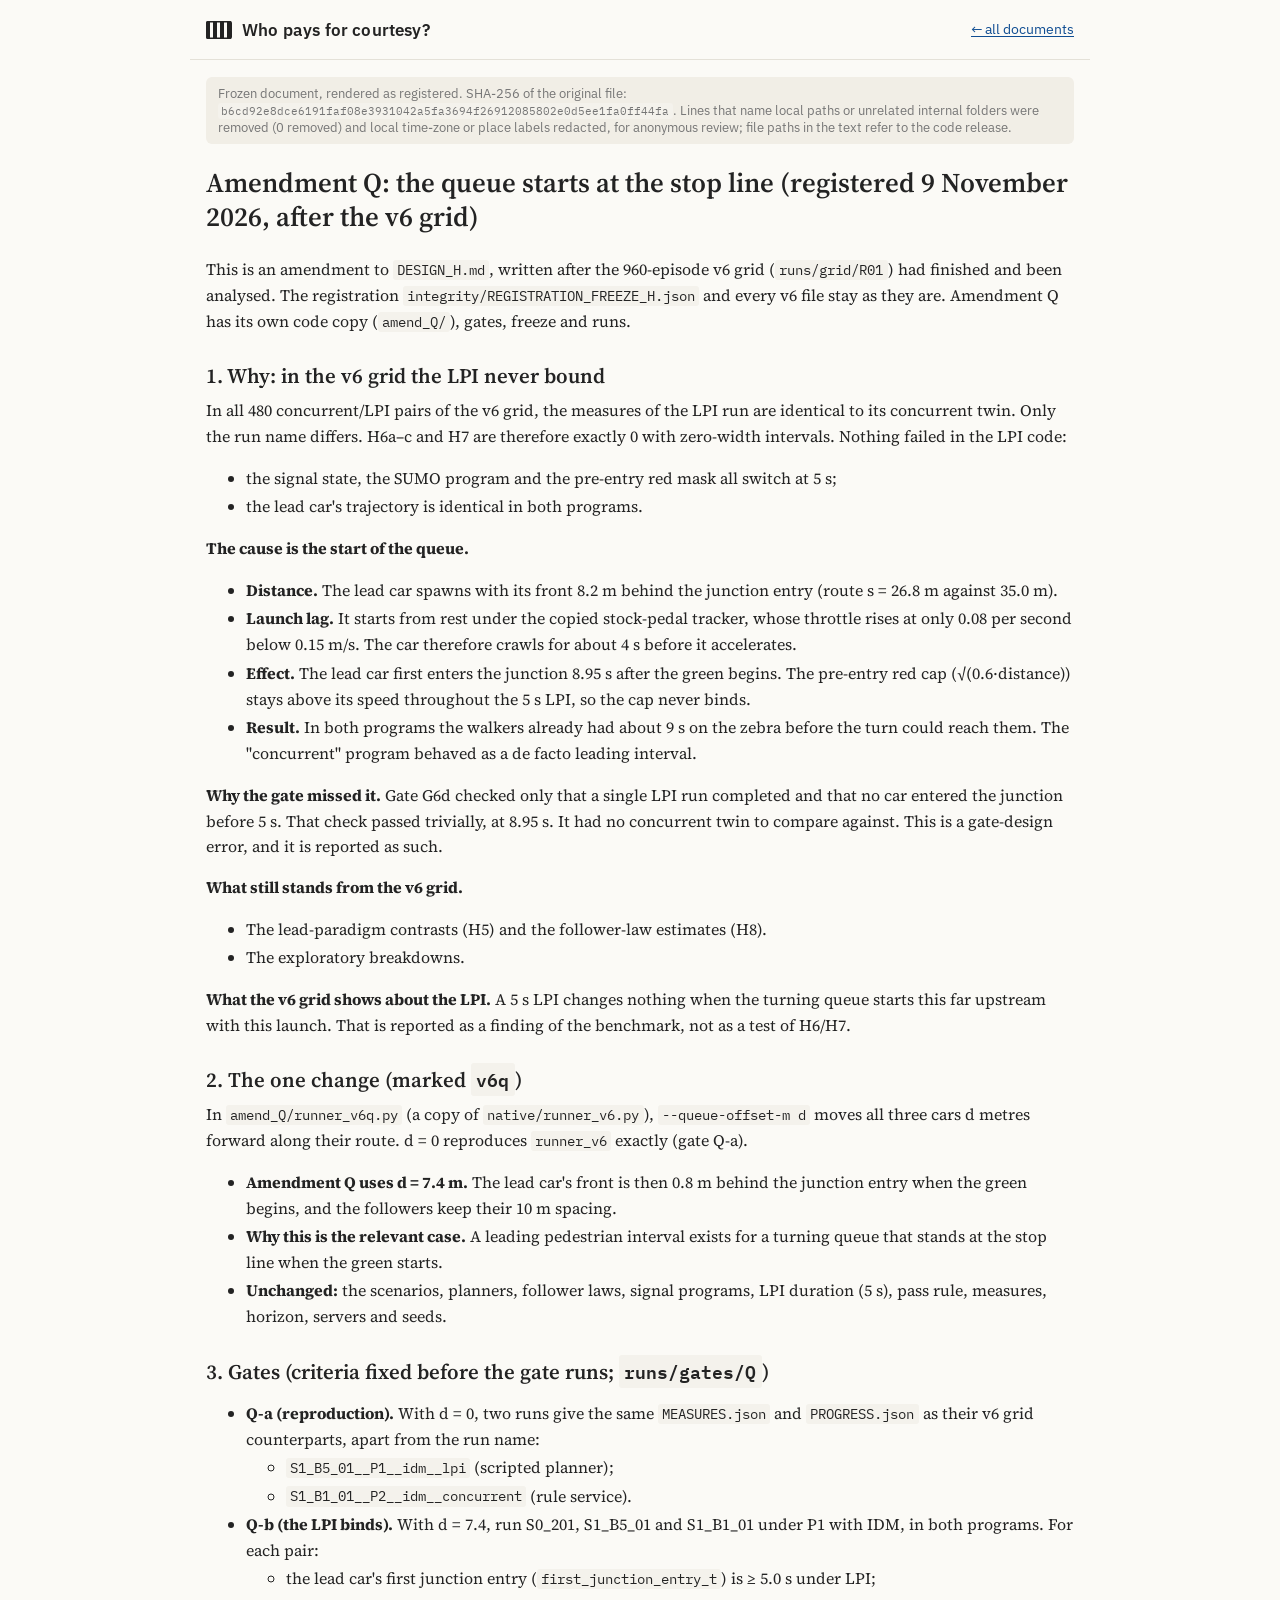
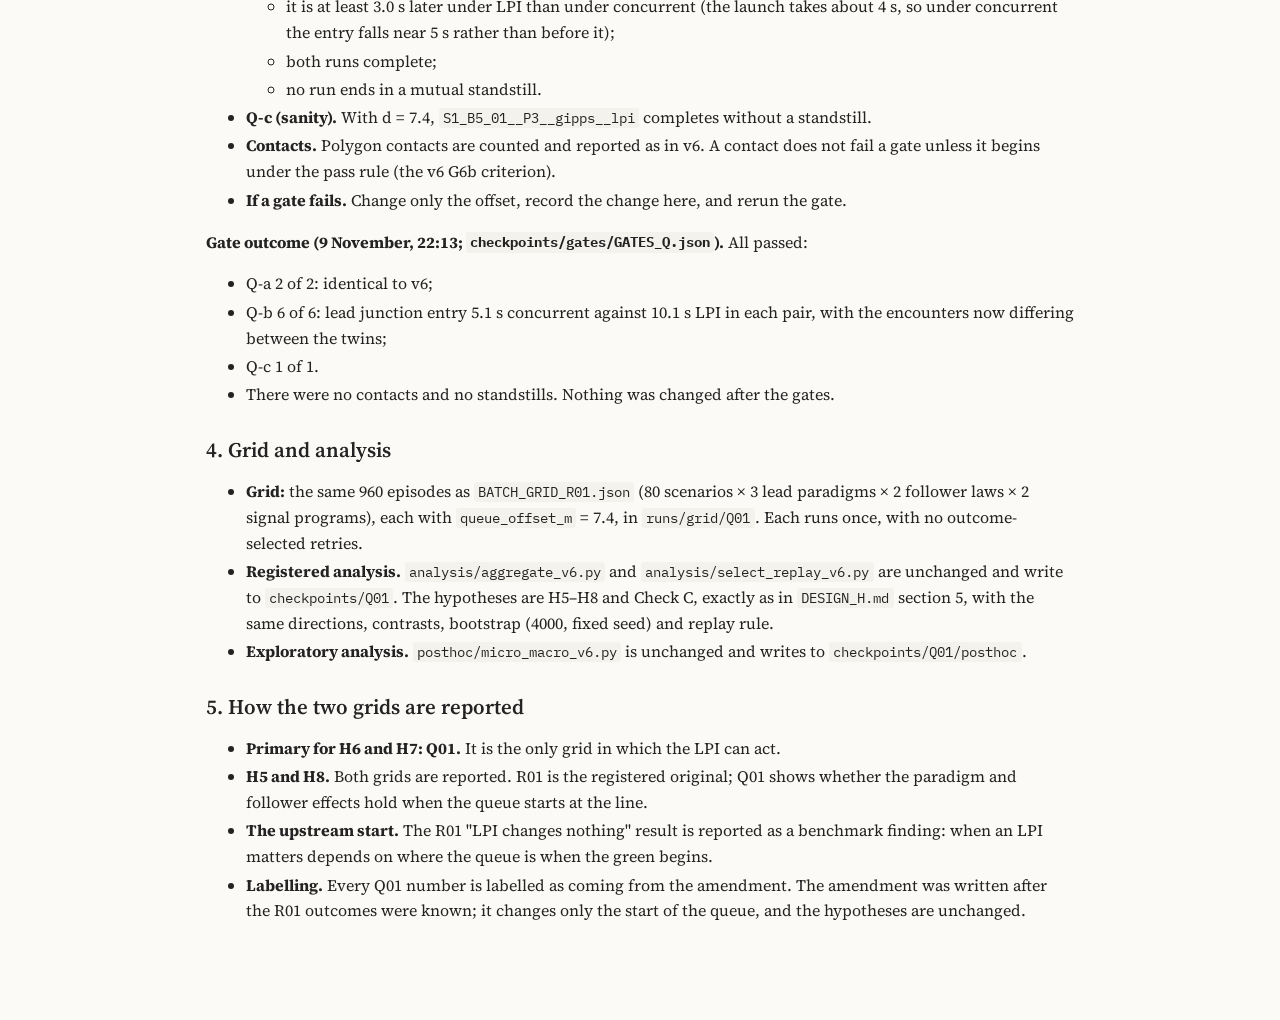
<file: report/design_q.html>
<!doctype html>
<html lang="en">
<head>
<meta charset="utf-8">
<meta name="viewport" content="width=device-width, initial-scale=1">
<title>Registration: amendment Q, queue at the stop line · Who Pays for Courtesy?</title>
<link rel="preconnect" href="https://fonts.googleapis.com">
<link rel="stylesheet" href="https://fonts.googleapis.com/css2?family=Source+Serif+4:opsz,wght@8..60,400;8..60,600&family=IBM+Plex+Sans:wght@400;500;600&family=IBM+Plex+Mono:wght@400&display=swap">
<link rel="stylesheet" href="../assets/css/site.css">
</head>
<body class="doc">
<header class="doc-bar">
  <a class="brand" href="../index.html"><span class="brand-mark" aria-hidden="true"></span>Who pays for courtesy?</a>
  <a href="../index.html#report">← all documents</a>
</header>
<main class="doc-main">
  <p class="doc-note">Frozen document, rendered as registered. SHA-256 of the original file: <code>b6cd92e8dce6191faf08e3931042a5fa3694f26912085802e0d5ee1fa0ff44fa</code>.
  Lines that name local paths or unrelated internal folders were removed (0 removed) and local time-zone or place labels redacted, for anonymous review;
  file paths in the text refer to the code release.</p>
  <article class="prose">
<h1>Amendment Q: the queue starts at the stop line (registered 9 November 2026, after the v6 grid)</h1>
<p>This is an amendment to <code>DESIGN_H.md</code>, written after the 960-episode v6 grid (<code>runs/grid/R01</code>) had finished and been analysed. The registration <code>integrity/REGISTRATION_FREEZE_H.json</code> and every v6 file stay as they are. Amendment Q has its own code copy (<code>amend_Q/</code>), gates, freeze and runs.</p>
<h2>1. Why: in the v6 grid the LPI never bound</h2>
<p>In all 480 concurrent/LPI pairs of the v6 grid, the measures of the LPI run are identical to its concurrent twin. Only the run name differs. H6a–c and H7 are therefore exactly 0 with zero-width intervals. Nothing failed in the LPI code:</p>
<ul>
<li>the signal state, the SUMO program and the pre-entry red mask all switch at 5 s;</li>
<li>the lead car's trajectory is identical in both programs.</li>
</ul>
<p><strong>The cause is the start of the queue.</strong></p>
<ul>
<li><strong>Distance.</strong> The lead car spawns with its front 8.2 m behind the junction entry (route s = 26.8 m against 35.0 m).</li>
<li><strong>Launch lag.</strong> It starts from rest under the copied stock-pedal tracker, whose throttle rises at only 0.08 per second below 0.15 m/s. The car therefore crawls for about 4 s before it accelerates.</li>
<li><strong>Effect.</strong> The lead car first enters the junction 8.95 s after the green begins. The pre-entry red cap (√(0.6·distance)) stays above its speed throughout the 5 s LPI, so the cap never binds.</li>
<li><strong>Result.</strong> In both programs the walkers already had about 9 s on the zebra before the turn could reach them. The "concurrent" program behaved as a de facto leading interval.</li>
</ul>
<p><strong>Why the gate missed it.</strong> Gate G6d checked only that a single LPI run completed and that no car entered the junction before 5 s. That check passed trivially, at 8.95 s. It had no concurrent twin to compare against. This is a gate-design error, and it is reported as such.</p>
<p><strong>What still stands from the v6 grid.</strong></p>
<ul>
<li>The lead-paradigm contrasts (H5) and the follower-law estimates (H8).</li>
<li>The exploratory breakdowns.</li>
</ul>
<p><strong>What the v6 grid shows about the LPI.</strong> A 5 s LPI changes nothing when the turning queue starts this far upstream with this launch. That is reported as a finding of the benchmark, not as a test of H6/H7.</p>
<h2>2. The one change (marked <code>v6q</code>)</h2>
<p>In <code>amend_Q/runner_v6q.py</code> (a copy of <code>native/runner_v6.py</code>), <code>--queue-offset-m d</code> moves all three cars d metres forward along their route. d = 0 reproduces <code>runner_v6</code> exactly (gate Q-a).</p>
<ul>
<li><strong>Amendment Q uses d = 7.4 m.</strong> The lead car's front is then 0.8 m behind the junction entry when the green begins, and the followers keep their 10 m spacing.</li>
<li><strong>Why this is the relevant case.</strong> A leading pedestrian interval exists for a turning queue that stands at the stop line when the green starts.</li>
<li><strong>Unchanged:</strong> the scenarios, planners, follower laws, signal programs, LPI duration (5 s), pass rule, measures, horizon, servers and seeds.</li>
</ul>
<h2>3. Gates (criteria fixed before the gate runs; <code>runs/gates/Q</code>)</h2>
<ul>
<li><strong>Q-a (reproduction).</strong> With d = 0, two runs give the same <code>MEASURES.json</code> and <code>PROGRESS.json</code> as their v6 grid counterparts, apart from the run name:<ul>
<li><code>S1_B5_01__P1__idm__lpi</code> (scripted planner);</li>
<li><code>S1_B1_01__P2__idm__concurrent</code> (rule service).</li>
</ul>
</li>
<li><strong>Q-b (the LPI binds).</strong> With d = 7.4, run S0_201, S1_B5_01 and S1_B1_01 under P1 with IDM, in both programs. For each pair:<ul>
<li>the lead car's first junction entry (<code>first_junction_entry_t</code>) is ≥ 5.0 s under LPI;</li>
<li>it is at least 3.0 s later under LPI than under concurrent (the launch takes about 4 s, so under concurrent the entry falls near 5 s rather than before it);</li>
<li>both runs complete;</li>
<li>no run ends in a mutual standstill.</li>
</ul>
</li>
<li><strong>Q-c (sanity).</strong> With d = 7.4, <code>S1_B5_01__P3__gipps__lpi</code> completes without a standstill.</li>
<li><strong>Contacts.</strong> Polygon contacts are counted and reported as in v6. A contact does not fail a gate unless it begins under the pass rule (the v6 G6b criterion).</li>
<li><strong>If a gate fails.</strong> Change only the offset, record the change here, and rerun the gate.</li>
</ul>
<p><strong>Gate outcome (9 November, 22:13; <code>checkpoints/gates/GATES_Q.json</code>).</strong> All passed:</p>
<ul>
<li>Q-a 2 of 2: identical to v6;</li>
<li>Q-b 6 of 6: lead junction entry 5.1 s concurrent against 10.1 s LPI in each pair, with the encounters now differing between the twins;</li>
<li>Q-c 1 of 1.</li>
<li>There were no contacts and no standstills. Nothing was changed after the gates.</li>
</ul>
<h2>4. Grid and analysis</h2>
<ul>
<li><strong>Grid:</strong> the same 960 episodes as <code>BATCH_GRID_R01.json</code> (80 scenarios × 3 lead paradigms × 2 follower laws × 2 signal programs), each with <code>queue_offset_m</code> = 7.4, in <code>runs/grid/Q01</code>. Each runs once, with no outcome-selected retries.</li>
<li><strong>Registered analysis.</strong> <code>analysis/aggregate_v6.py</code> and <code>analysis/select_replay_v6.py</code> are unchanged and write to <code>checkpoints/Q01</code>. The hypotheses are H5–H8 and Check C, exactly as in <code>DESIGN_H.md</code> section 5, with the same directions, contrasts, bootstrap (4000, fixed seed) and replay rule.</li>
<li><strong>Exploratory analysis.</strong> <code>posthoc/micro_macro_v6.py</code> is unchanged and writes to <code>checkpoints/Q01/posthoc</code>.</li>
</ul>
<h2>5. How the two grids are reported</h2>
<ul>
<li><strong>Primary for H6 and H7: Q01.</strong> It is the only grid in which the LPI can act.</li>
<li><strong>H5 and H8.</strong> Both grids are reported. R01 is the registered original; Q01 shows whether the paradigm and follower effects hold when the queue starts at the line.</li>
<li><strong>The upstream start.</strong> The R01 "LPI changes nothing" result is reported as a benchmark finding: when an LPI matters depends on where the queue is when the green begins.</li>
<li><strong>Labelling.</strong> Every Q01 number is labelled as coming from the amendment. The amendment was written after the R01 outcomes were known; it changes only the start of the queue, and the hypotheses are unchanged.</li>
</ul>
  </article>
</main>
</body>
</html>
</file>
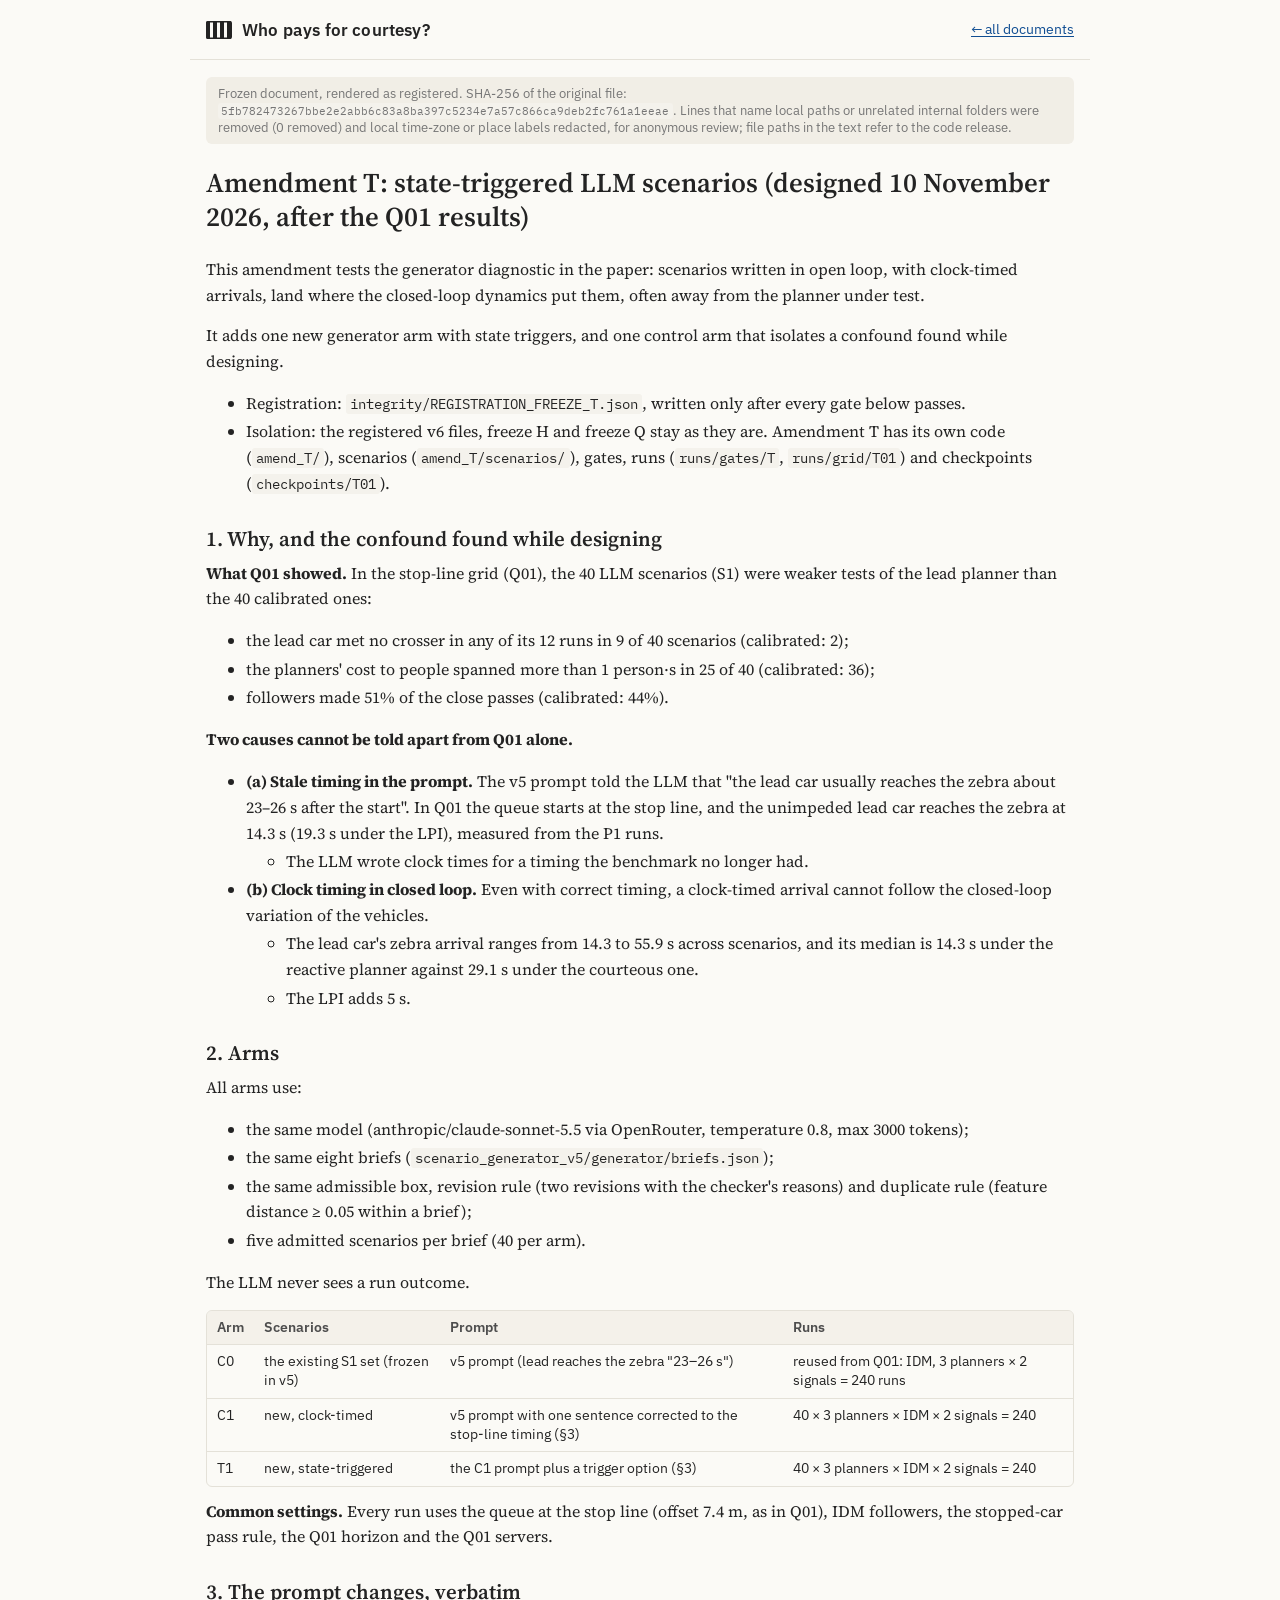
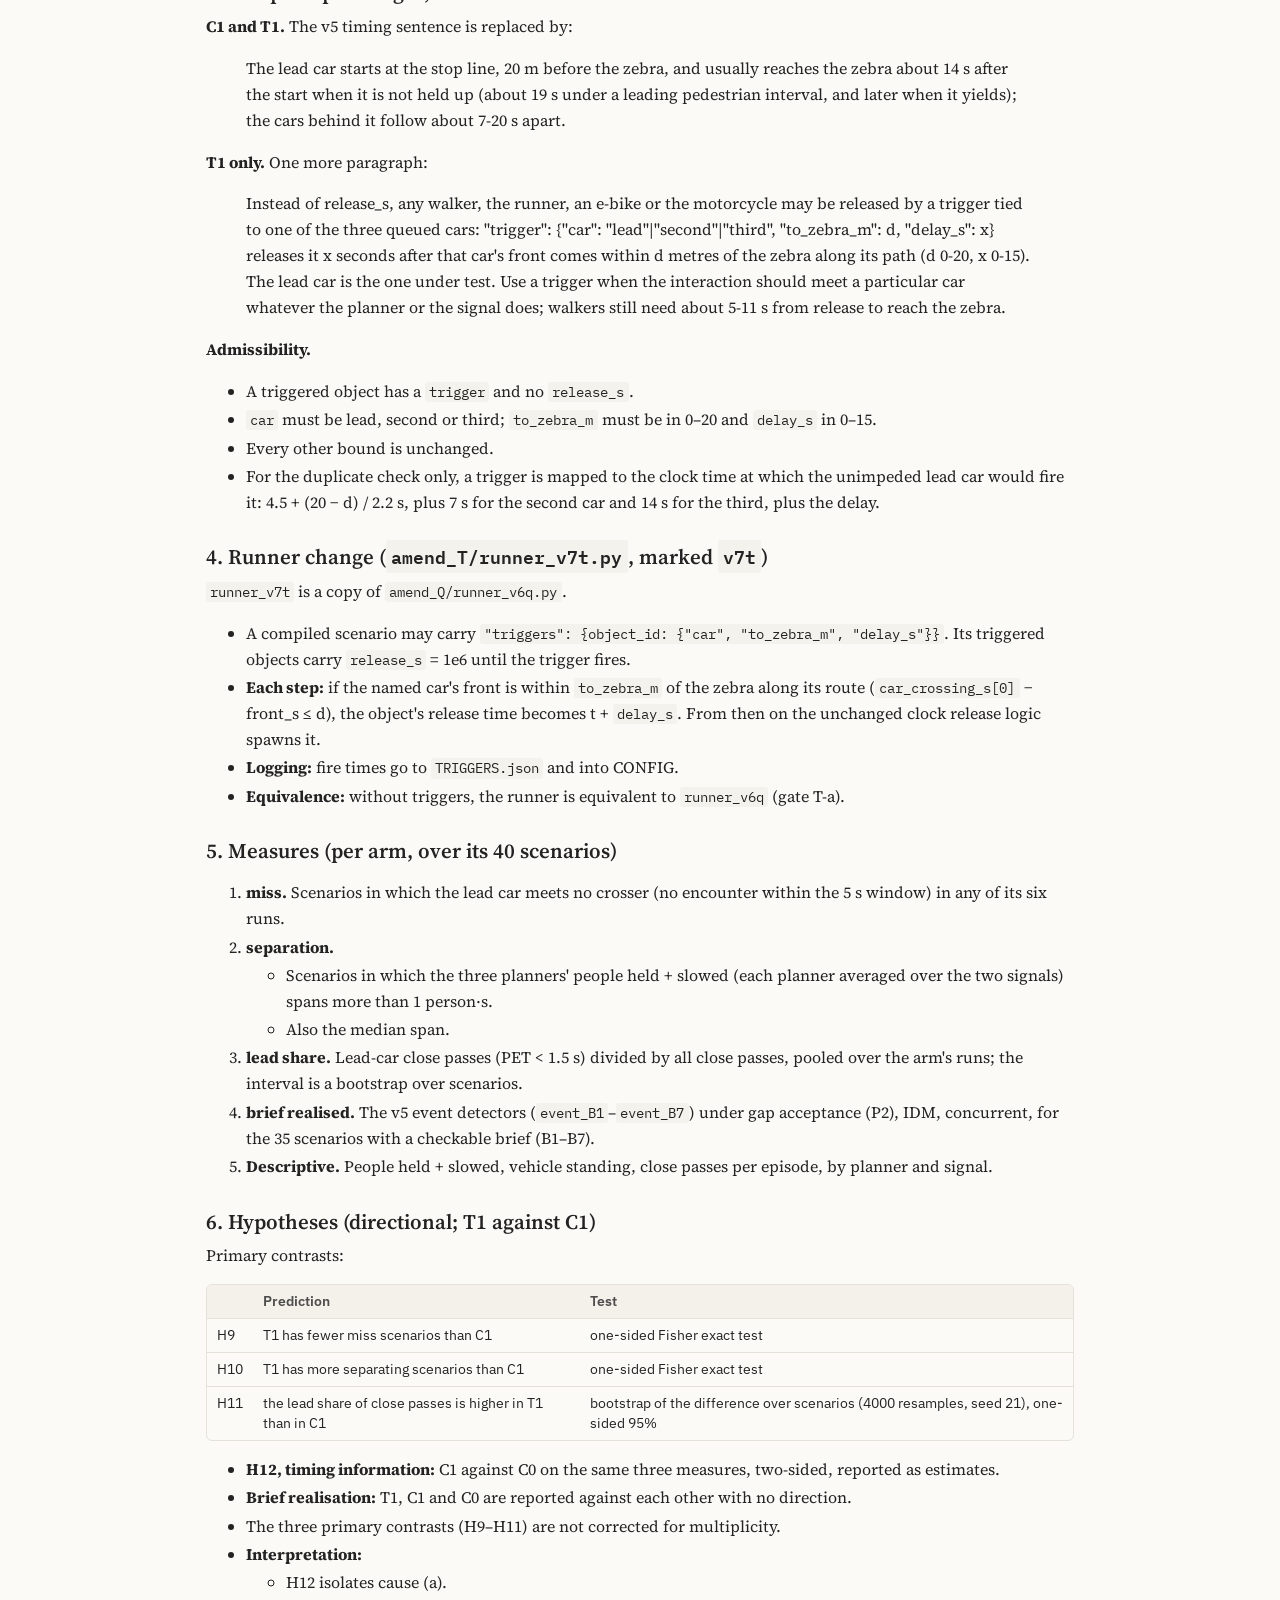
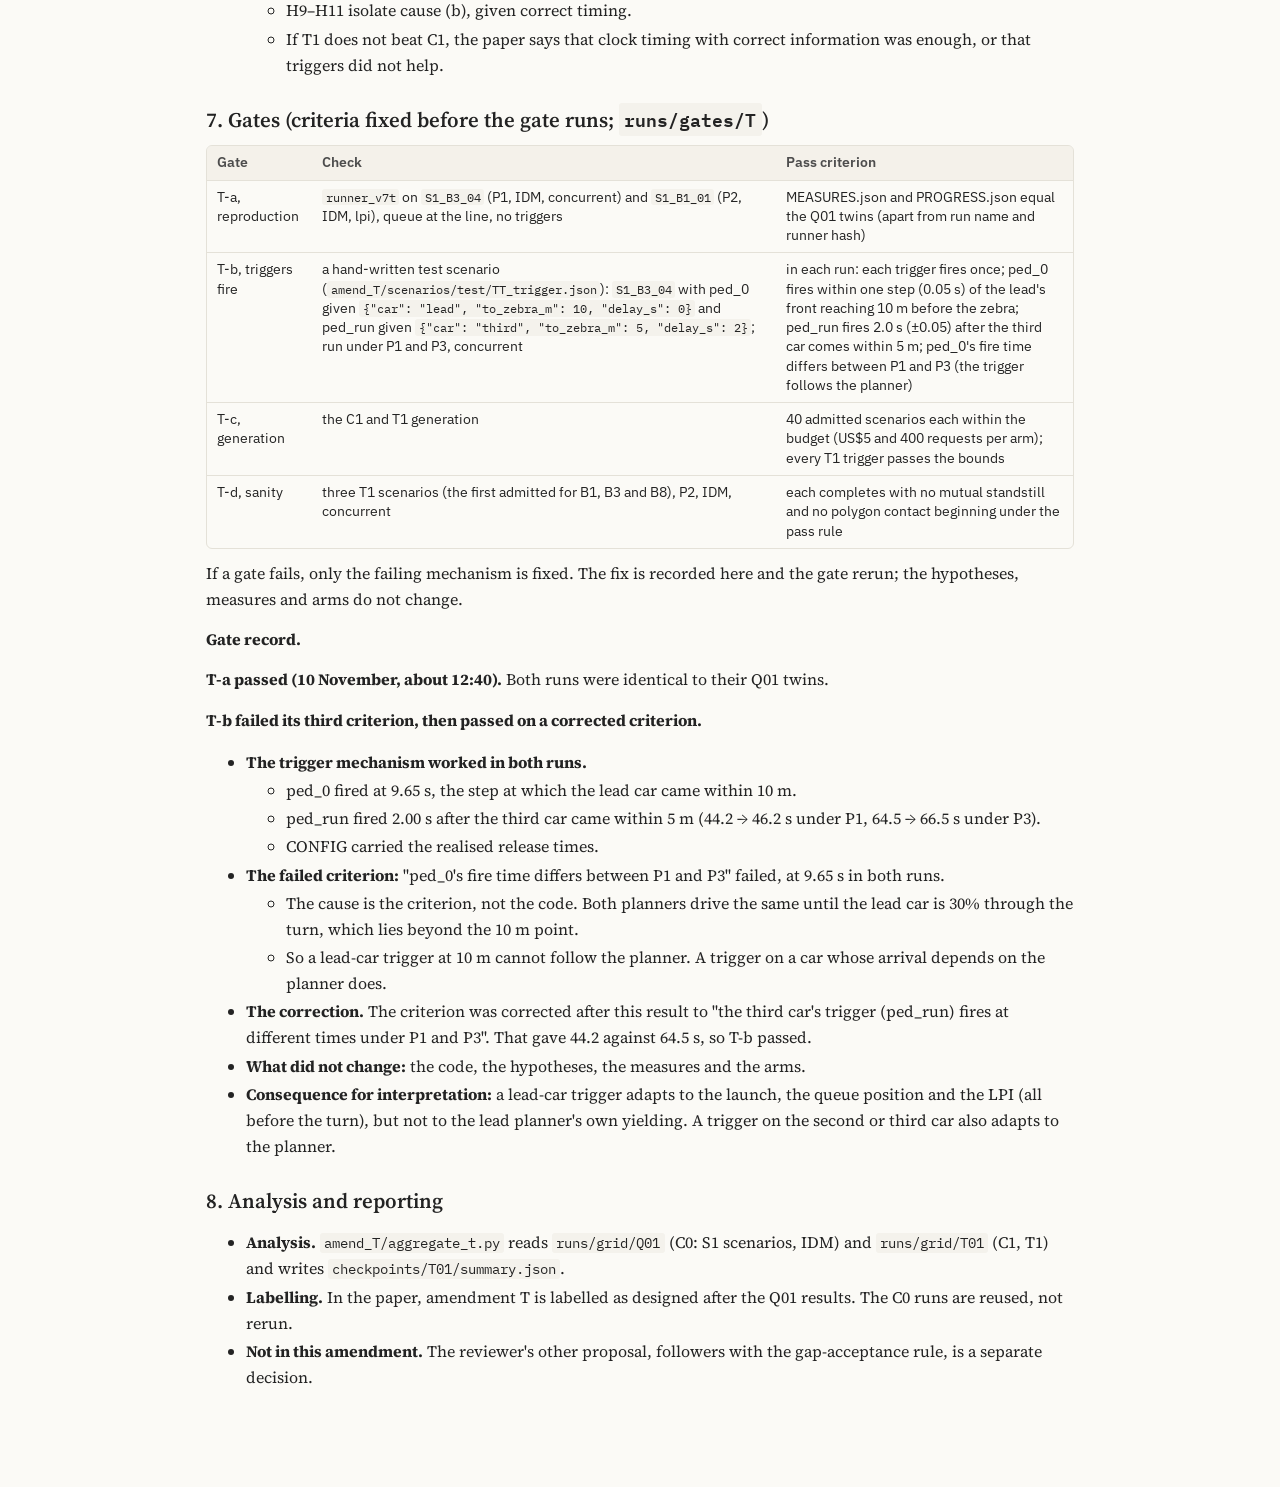
<file: report/design_t.html>
<!doctype html>
<html lang="en">
<head>
<meta charset="utf-8">
<meta name="viewport" content="width=device-width, initial-scale=1">
<title>Registration: amendment T, state-triggered scenarios (H9–H12) · Who Pays for Courtesy?</title>
<link rel="preconnect" href="https://fonts.googleapis.com">
<link rel="stylesheet" href="https://fonts.googleapis.com/css2?family=Source+Serif+4:opsz,wght@8..60,400;8..60,600&family=IBM+Plex+Sans:wght@400;500;600&family=IBM+Plex+Mono:wght@400&display=swap">
<link rel="stylesheet" href="../assets/css/site.css">
</head>
<body class="doc">
<header class="doc-bar">
  <a class="brand" href="../index.html"><span class="brand-mark" aria-hidden="true"></span>Who pays for courtesy?</a>
  <a href="../index.html#report">← all documents</a>
</header>
<main class="doc-main">
  <p class="doc-note">Frozen document, rendered as registered. SHA-256 of the original file: <code>5fb782473267bbe2e2abb6c83a8ba397c5234e7a57c866ca9deb2fc761a1eeae</code>.
  Lines that name local paths or unrelated internal folders were removed (0 removed) and local time-zone or place labels redacted, for anonymous review;
  file paths in the text refer to the code release.</p>
  <article class="prose">
<h1>Amendment T: state-triggered LLM scenarios (designed 10 November 2026, after the Q01 results)</h1>
<p>This amendment tests the generator diagnostic in the paper: scenarios written in open loop, with clock-timed arrivals, land where the closed-loop dynamics put them, often away from the planner under test.</p>
<p>It adds one new generator arm with state triggers, and one control arm that isolates a confound found while designing.</p>
<ul>
<li>Registration: <code>integrity/REGISTRATION_FREEZE_T.json</code>, written only after every gate below passes.</li>
<li>Isolation: the registered v6 files, freeze H and freeze Q stay as they are. Amendment T has its own code (<code>amend_T/</code>), scenarios (<code>amend_T/scenarios/</code>), gates, runs (<code>runs/gates/T</code>, <code>runs/grid/T01</code>) and checkpoints (<code>checkpoints/T01</code>).</li>
</ul>
<h2>1. Why, and the confound found while designing</h2>
<p><strong>What Q01 showed.</strong> In the stop-line grid (Q01), the 40 LLM scenarios (S1) were weaker tests of the lead planner than the 40 calibrated ones:</p>
<ul>
<li>the lead car met no crosser in any of its 12 runs in 9 of 40 scenarios (calibrated: 2);</li>
<li>the planners' cost to people spanned more than 1 person·s in 25 of 40 (calibrated: 36);</li>
<li>followers made 51% of the close passes (calibrated: 44%).</li>
</ul>
<p><strong>Two causes cannot be told apart from Q01 alone.</strong></p>
<ul>
<li><strong>(a) Stale timing in the prompt.</strong> The v5 prompt told the LLM that "the lead car usually reaches the zebra about 23–26 s after the start". In Q01 the queue starts at the stop line, and the unimpeded lead car reaches the zebra at 14.3 s (19.3 s under the LPI), measured from the P1 runs.<ul>
<li>The LLM wrote clock times for a timing the benchmark no longer had.</li>
</ul>
</li>
<li><strong>(b) Clock timing in closed loop.</strong> Even with correct timing, a clock-timed arrival cannot follow the closed-loop variation of the vehicles.<ul>
<li>The lead car's zebra arrival ranges from 14.3 to 55.9 s across scenarios, and its median is 14.3 s under the reactive planner against 29.1 s under the courteous one.</li>
<li>The LPI adds 5 s.</li>
</ul>
</li>
</ul>
<h2>2. Arms</h2>
<p>All arms use:</p>
<ul>
<li>the same model (anthropic/claude-sonnet-5.5 via OpenRouter, temperature 0.8, max 3000 tokens);</li>
<li>the same eight briefs (<code>scenario_generator_v5/generator/briefs.json</code>);</li>
<li>the same admissible box, revision rule (two revisions with the checker's reasons) and duplicate rule (feature distance ≥ 0.05 within a brief);</li>
<li>five admitted scenarios per brief (40 per arm).</li>
</ul>
<p>The LLM never sees a run outcome.</p>
<table>
<thead>
<tr>
<th>Arm</th>
<th>Scenarios</th>
<th>Prompt</th>
<th>Runs</th>
</tr>
</thead>
<tbody>
<tr>
<td>C0</td>
<td>the existing S1 set (frozen in v5)</td>
<td>v5 prompt (lead reaches the zebra "23–26 s")</td>
<td>reused from Q01: IDM, 3 planners × 2 signals = 240 runs</td>
</tr>
<tr>
<td>C1</td>
<td>new, clock-timed</td>
<td>v5 prompt with one sentence corrected to the stop-line timing (§3)</td>
<td>40 × 3 planners × IDM × 2 signals = 240</td>
</tr>
<tr>
<td>T1</td>
<td>new, state-triggered</td>
<td>the C1 prompt plus a trigger option (§3)</td>
<td>40 × 3 planners × IDM × 2 signals = 240</td>
</tr>
</tbody>
</table>
<p><strong>Common settings.</strong> Every run uses the queue at the stop line (offset 7.4 m, as in Q01), IDM followers, the stopped-car pass rule, the Q01 horizon and the Q01 servers.</p>
<h2>3. The prompt changes, verbatim</h2>
<p><strong>C1 and T1.</strong> The v5 timing sentence is replaced by:</p>
<blockquote>
<p>The lead car starts at the stop line, 20 m before the zebra, and usually reaches the zebra about 14 s after the start when it is not held up (about 19 s under a leading pedestrian interval, and later when it yields); the cars behind it follow about 7-20 s apart.</p>
</blockquote>
<p><strong>T1 only.</strong> One more paragraph:</p>
<blockquote>
<p>Instead of release_s, any walker, the runner, an e-bike or the motorcycle may be released by a trigger tied to one of the three queued cars: "trigger": {"car": "lead"|"second"|"third", "to_zebra_m": d, "delay_s": x} releases it x seconds after that car's front comes within d metres of the zebra along its path (d 0-20, x 0-15). The lead car is the one under test. Use a trigger when the interaction should meet a particular car whatever the planner or the signal does; walkers still need about 5-11 s from release to reach the zebra.</p>
</blockquote>
<p><strong>Admissibility.</strong></p>
<ul>
<li>A triggered object has a <code>trigger</code> and no <code>release_s</code>.</li>
<li><code>car</code> must be lead, second or third; <code>to_zebra_m</code> must be in 0–20 and <code>delay_s</code> in 0–15.</li>
<li>Every other bound is unchanged.</li>
<li>For the duplicate check only, a trigger is mapped to the clock time at which the unimpeded lead car would fire it: 4.5 + (20 − d) / 2.2 s, plus 7 s for the second car and 14 s for the third, plus the delay.</li>
</ul>
<h2>4. Runner change (<code>amend_T/runner_v7t.py</code>, marked <code>v7t</code>)</h2>
<p><code>runner_v7t</code> is a copy of <code>amend_Q/runner_v6q.py</code>.</p>
<ul>
<li>A compiled scenario may carry <code>"triggers": {object_id: {"car", "to_zebra_m", "delay_s"}}</code>. Its triggered objects carry <code>release_s</code> = 1e6 until the trigger fires.</li>
<li><strong>Each step:</strong> if the named car's front is within <code>to_zebra_m</code> of the zebra along its route (<code>car_crossing_s[0]</code> − front_s ≤ d), the object's release time becomes t + <code>delay_s</code>. From then on the unchanged clock release logic spawns it.</li>
<li><strong>Logging:</strong> fire times go to <code>TRIGGERS.json</code> and into CONFIG.</li>
<li><strong>Equivalence:</strong> without triggers, the runner is equivalent to <code>runner_v6q</code> (gate T-a).</li>
</ul>
<h2>5. Measures (per arm, over its 40 scenarios)</h2>
<ol>
<li><strong>miss.</strong> Scenarios in which the lead car meets no crosser (no encounter within the 5 s window) in any of its six runs.</li>
<li><strong>separation.</strong><ul>
<li>Scenarios in which the three planners' people held + slowed (each planner averaged over the two signals) spans more than 1 person·s.</li>
<li>Also the median span.</li>
</ul>
</li>
<li><strong>lead share.</strong> Lead-car close passes (PET &lt; 1.5 s) divided by all close passes, pooled over the arm's runs; the interval is a bootstrap over scenarios.</li>
<li><strong>brief realised.</strong> The v5 event detectors (<code>event_B1</code>–<code>event_B7</code>) under gap acceptance (P2), IDM, concurrent, for the 35 scenarios with a checkable brief (B1–B7).</li>
<li><strong>Descriptive.</strong> People held + slowed, vehicle standing, close passes per episode, by planner and signal.</li>
</ol>
<h2>6. Hypotheses (directional; T1 against C1)</h2>
<p>Primary contrasts:</p>
<table>
<thead>
<tr>
<th></th>
<th>Prediction</th>
<th>Test</th>
</tr>
</thead>
<tbody>
<tr>
<td>H9</td>
<td>T1 has fewer miss scenarios than C1</td>
<td>one-sided Fisher exact test</td>
</tr>
<tr>
<td>H10</td>
<td>T1 has more separating scenarios than C1</td>
<td>one-sided Fisher exact test</td>
</tr>
<tr>
<td>H11</td>
<td>the lead share of close passes is higher in T1 than in C1</td>
<td>bootstrap of the difference over scenarios (4000 resamples, seed 21), one-sided 95%</td>
</tr>
</tbody>
</table>
<ul>
<li><strong>H12, timing information:</strong> C1 against C0 on the same three measures, two-sided, reported as estimates.</li>
<li><strong>Brief realisation:</strong> T1, C1 and C0 are reported against each other with no direction.</li>
<li>The three primary contrasts (H9–H11) are not corrected for multiplicity.</li>
<li><strong>Interpretation:</strong><ul>
<li>H12 isolates cause (a).</li>
<li>H9–H11 isolate cause (b), given correct timing.</li>
<li>If T1 does not beat C1, the paper says that clock timing with correct information was enough, or that triggers did not help.</li>
</ul>
</li>
</ul>
<h2>7. Gates (criteria fixed before the gate runs; <code>runs/gates/T</code>)</h2>
<table>
<thead>
<tr>
<th>Gate</th>
<th>Check</th>
<th>Pass criterion</th>
</tr>
</thead>
<tbody>
<tr>
<td>T-a, reproduction</td>
<td><code>runner_v7t</code> on <code>S1_B3_04</code> (P1, IDM, concurrent) and <code>S1_B1_01</code> (P2, IDM, lpi), queue at the line, no triggers</td>
<td>MEASURES.json and PROGRESS.json equal the Q01 twins (apart from run name and runner hash)</td>
</tr>
<tr>
<td>T-b, triggers fire</td>
<td>a hand-written test scenario (<code>amend_T/scenarios/test/TT_trigger.json</code>): <code>S1_B3_04</code> with ped_0 given <code>{"car": "lead", "to_zebra_m": 10, "delay_s": 0}</code> and ped_run given <code>{"car": "third", "to_zebra_m": 5, "delay_s": 2}</code>; run under P1 and P3, concurrent</td>
<td>in each run: each trigger fires once; ped_0 fires within one step (0.05 s) of the lead's front reaching 10 m before the zebra; ped_run fires 2.0 s (±0.05) after the third car comes within 5 m; ped_0's fire time differs between P1 and P3 (the trigger follows the planner)</td>
</tr>
<tr>
<td>T-c, generation</td>
<td>the C1 and T1 generation</td>
<td>40 admitted scenarios each within the budget (US$5 and 400 requests per arm); every T1 trigger passes the bounds</td>
</tr>
<tr>
<td>T-d, sanity</td>
<td>three T1 scenarios (the first admitted for B1, B3 and B8), P2, IDM, concurrent</td>
<td>each completes with no mutual standstill and no polygon contact beginning under the pass rule</td>
</tr>
</tbody>
</table>
<p>If a gate fails, only the failing mechanism is fixed. The fix is recorded here and the gate rerun; the hypotheses, measures and arms do not change.</p>
<p><strong>Gate record.</strong></p>
<p><strong>T-a passed (10 November, about 12:40).</strong> Both runs were identical to their Q01 twins.</p>
<p><strong>T-b failed its third criterion, then passed on a corrected criterion.</strong></p>
<ul>
<li><strong>The trigger mechanism worked in both runs.</strong><ul>
<li>ped_0 fired at 9.65 s, the step at which the lead car came within 10 m.</li>
<li>ped_run fired 2.00 s after the third car came within 5 m (44.2 → 46.2 s under P1, 64.5 → 66.5 s under P3).</li>
<li>CONFIG carried the realised release times.</li>
</ul>
</li>
<li><strong>The failed criterion:</strong> "ped_0's fire time differs between P1 and P3" failed, at 9.65 s in both runs.<ul>
<li>The cause is the criterion, not the code. Both planners drive the same until the lead car is 30% through the turn, which lies beyond the 10 m point.</li>
<li>So a lead-car trigger at 10 m cannot follow the planner. A trigger on a car whose arrival depends on the planner does.</li>
</ul>
</li>
<li><strong>The correction.</strong> The criterion was corrected after this result to "the third car's trigger (ped_run) fires at different times under P1 and P3". That gave 44.2 against 64.5 s, so T-b passed.</li>
<li><strong>What did not change:</strong> the code, the hypotheses, the measures and the arms.</li>
<li><strong>Consequence for interpretation:</strong> a lead-car trigger adapts to the launch, the queue position and the LPI (all before the turn), but not to the lead planner's own yielding. A trigger on the second or third car also adapts to the planner.</li>
</ul>
<h2>8. Analysis and reporting</h2>
<ul>
<li><strong>Analysis.</strong> <code>amend_T/aggregate_t.py</code> reads <code>runs/grid/Q01</code> (C0: S1 scenarios, IDM) and <code>runs/grid/T01</code> (C1, T1) and writes <code>checkpoints/T01/summary.json</code>.</li>
<li><strong>Labelling.</strong> In the paper, amendment T is labelled as designed after the Q01 results. The C0 runs are reused, not rerun.</li>
<li><strong>Not in this amendment.</strong> The reviewer's other proposal, followers with the gap-acceptance rule, is a separate decision.</li>
</ul>
  </article>
</main>
</body>
</html>
</file>
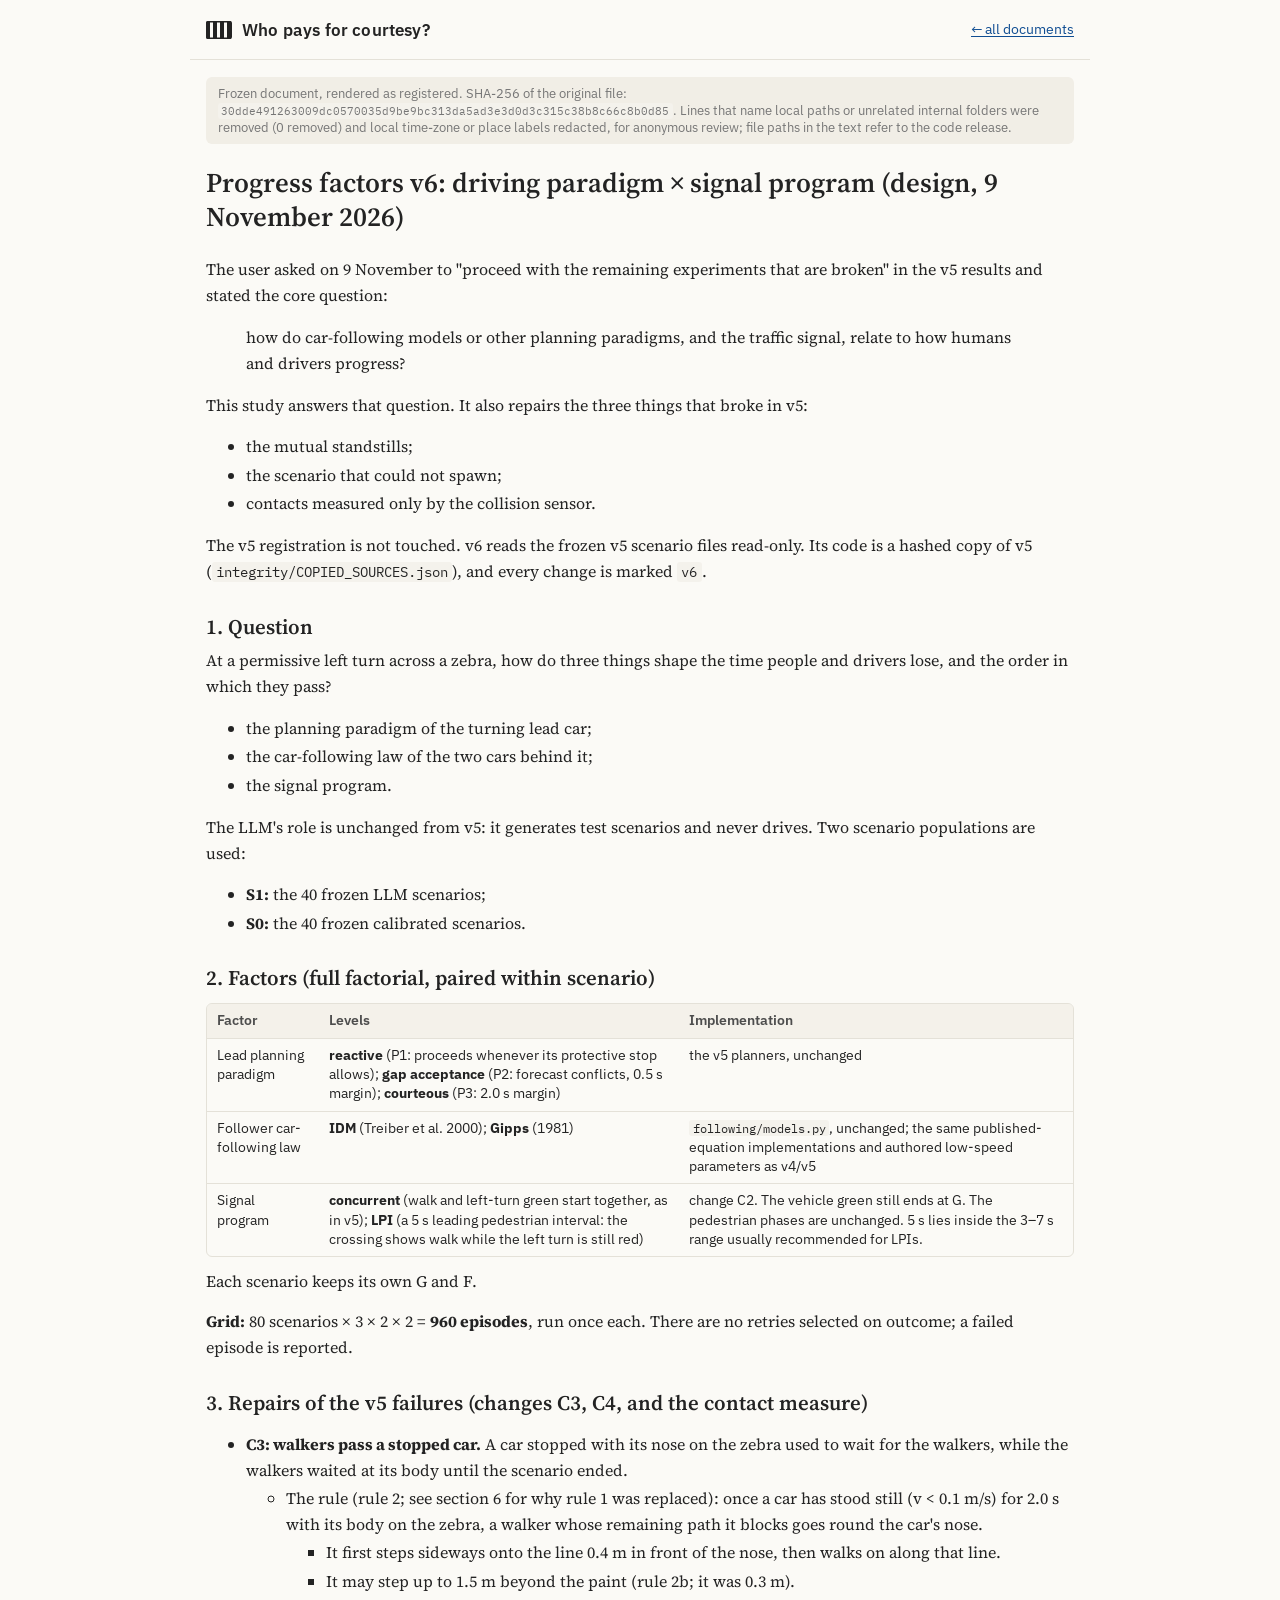
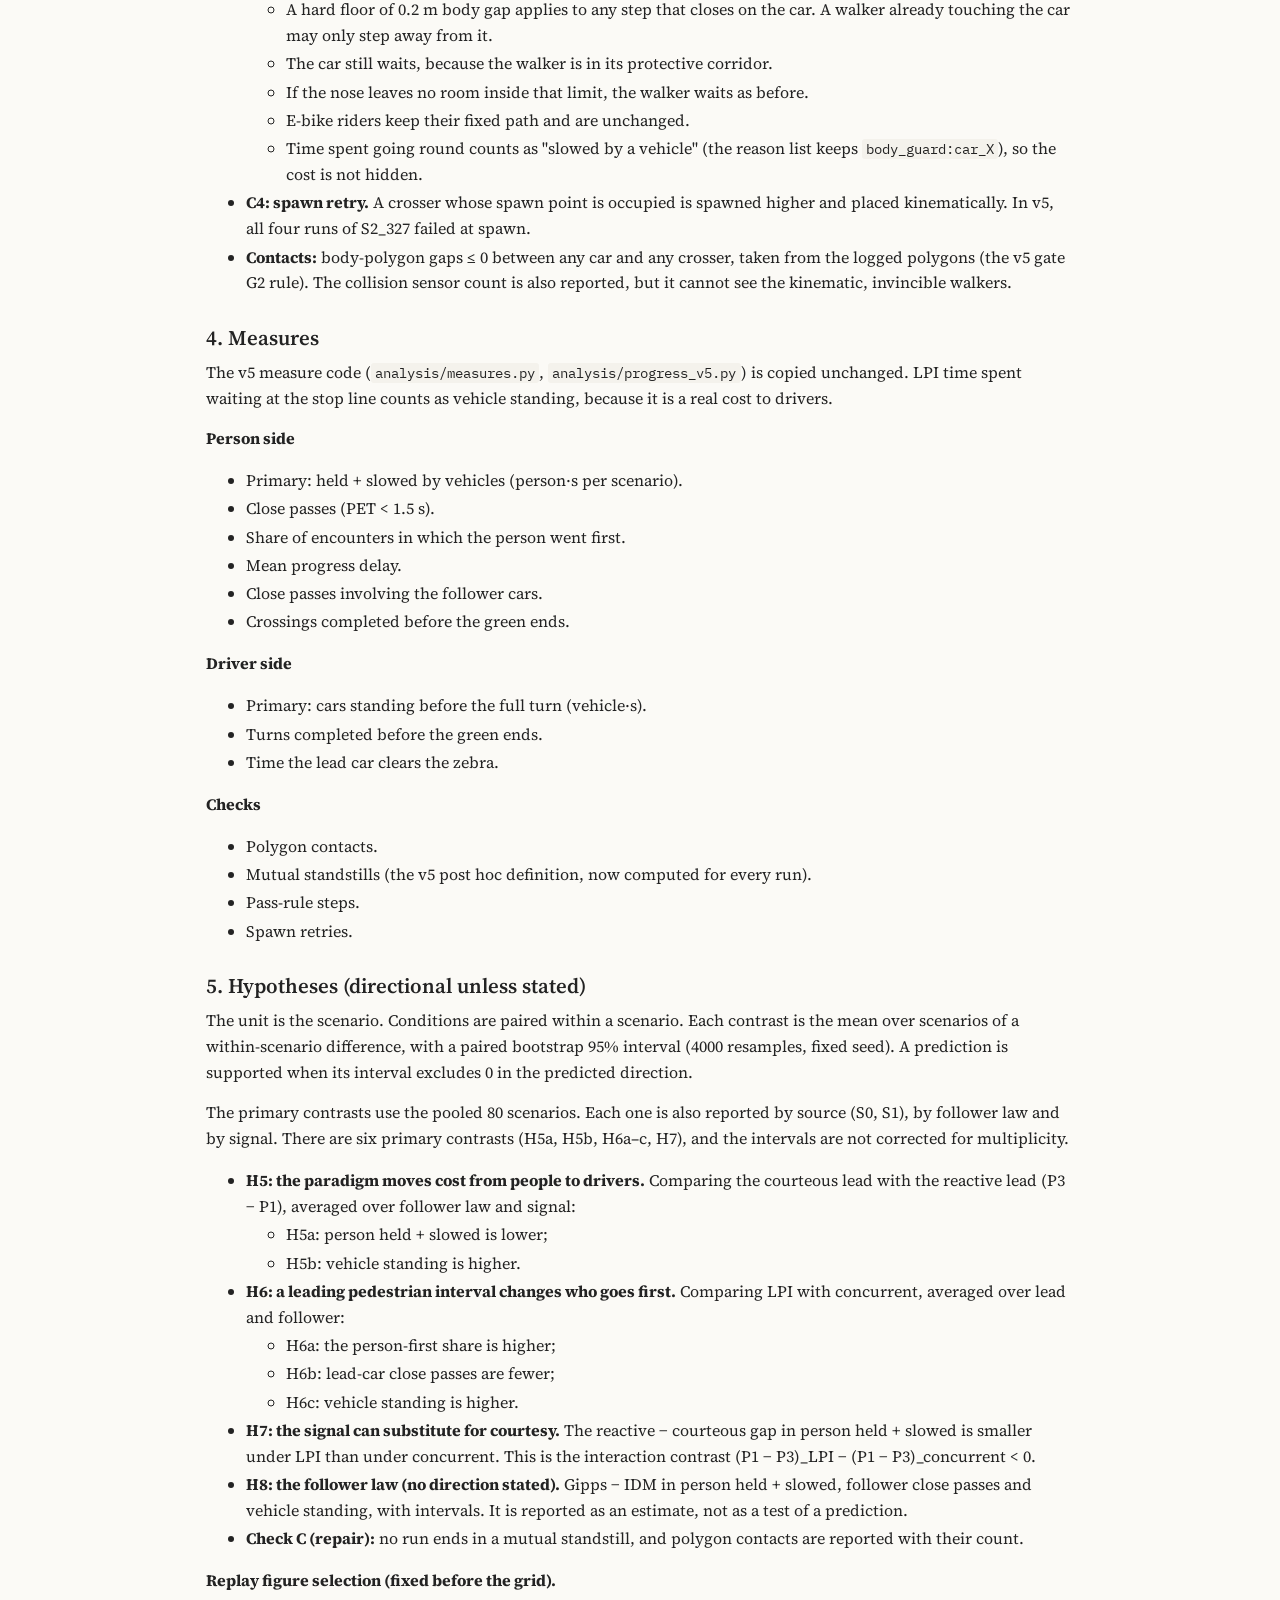
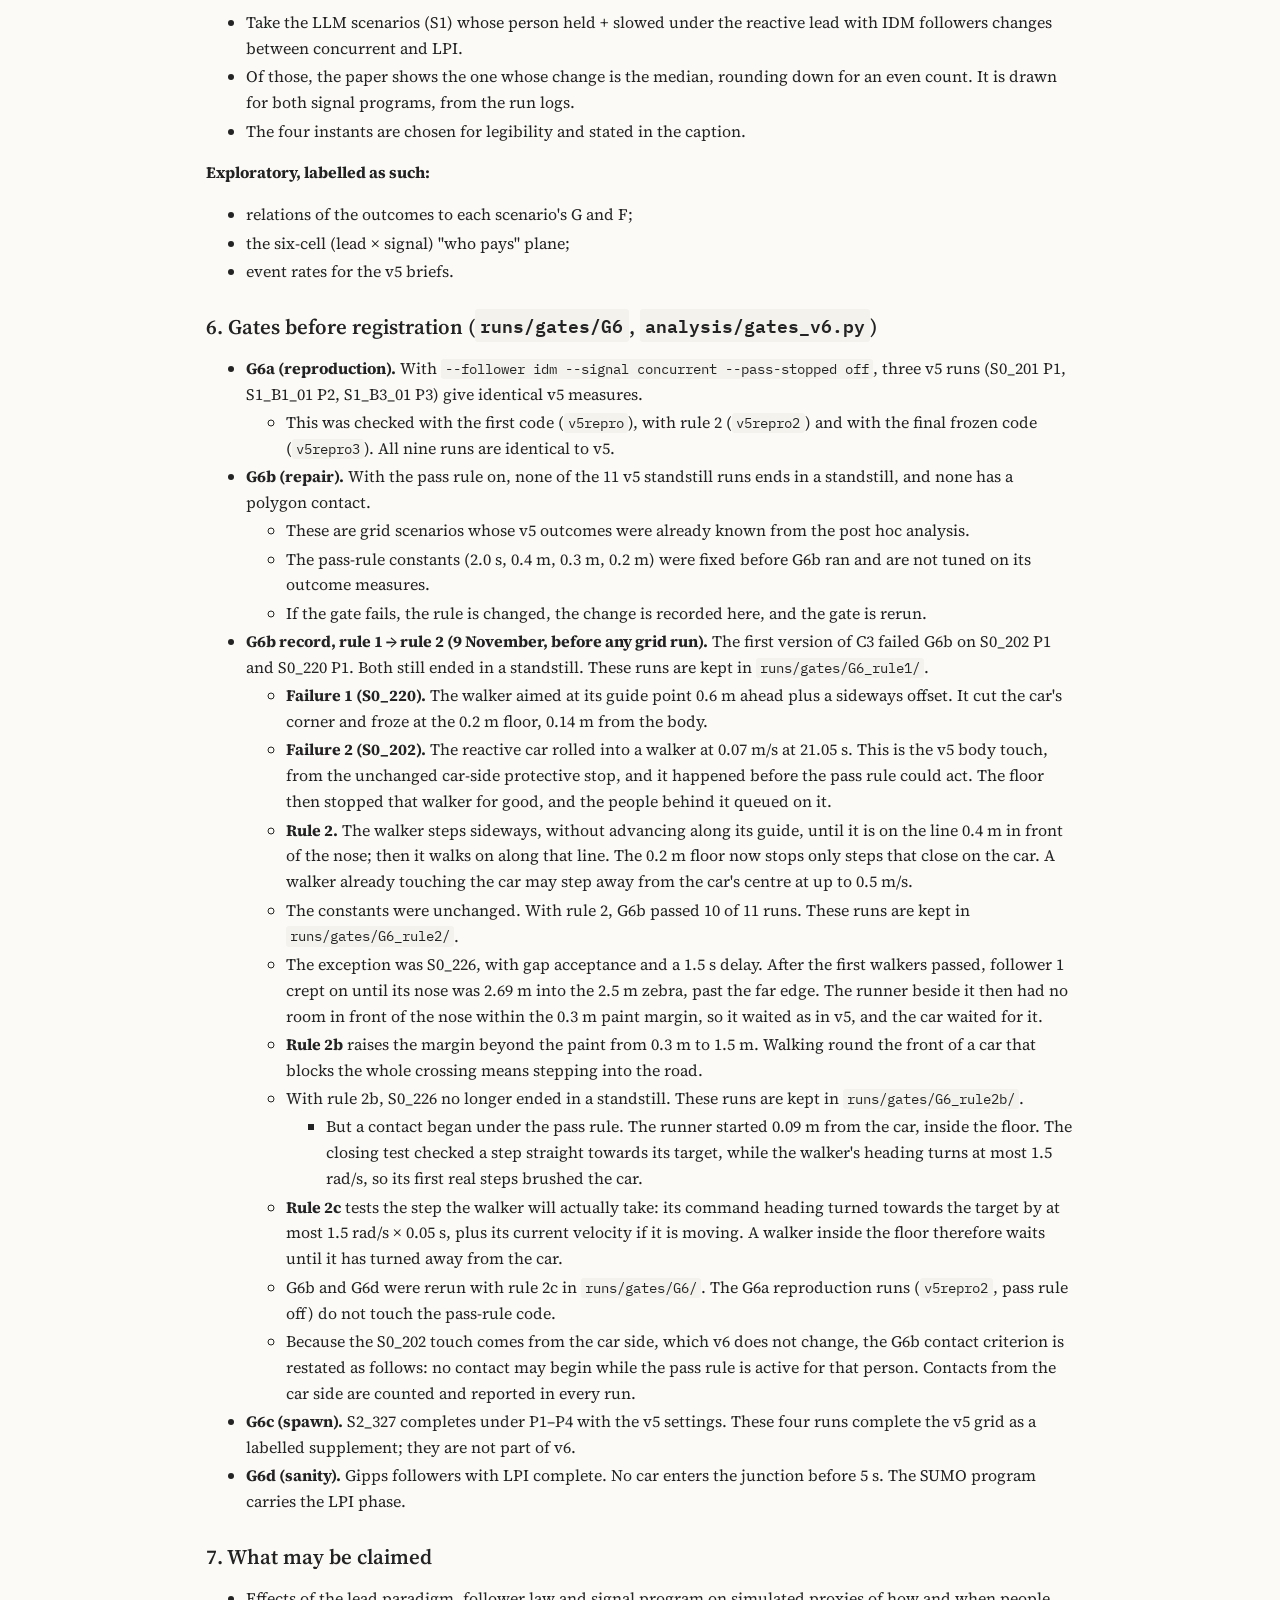
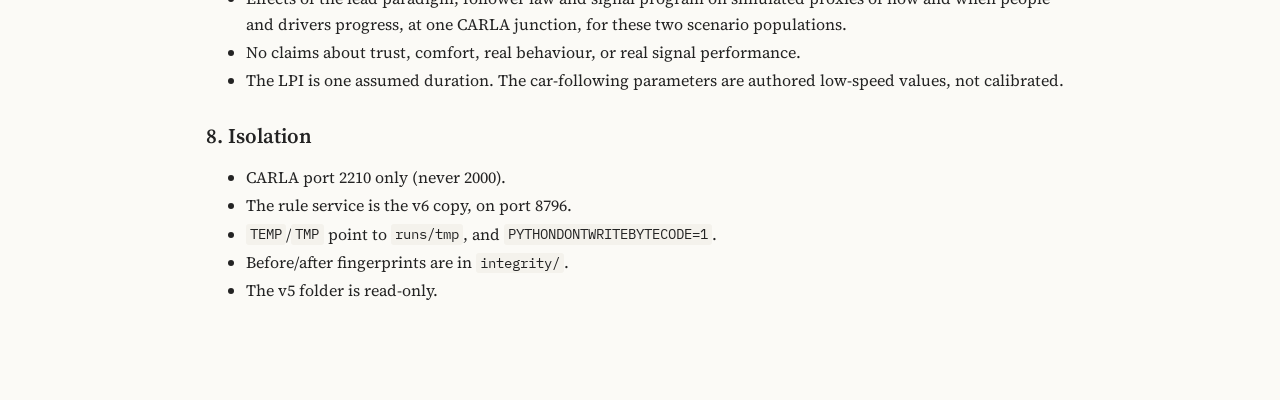
<file: report/design_v6.html>
<!doctype html>
<html lang="en">
<head>
<meta charset="utf-8">
<meta name="viewport" content="width=device-width, initial-scale=1">
<title>Registration: benchmark grid (H5–H8) · Who Pays for Courtesy?</title>
<link rel="preconnect" href="https://fonts.googleapis.com">
<link rel="stylesheet" href="https://fonts.googleapis.com/css2?family=Source+Serif+4:opsz,wght@8..60,400;8..60,600&family=IBM+Plex+Sans:wght@400;500;600&family=IBM+Plex+Mono:wght@400&display=swap">
<link rel="stylesheet" href="../assets/css/site.css">
</head>
<body class="doc">
<header class="doc-bar">
  <a class="brand" href="../index.html"><span class="brand-mark" aria-hidden="true"></span>Who pays for courtesy?</a>
  <a href="../index.html#report">← all documents</a>
</header>
<main class="doc-main">
  <p class="doc-note">Frozen document, rendered as registered. SHA-256 of the original file: <code>30dde491263009dc0570035d9be9bc313da5ad3e3d0d3c315c38b8c66c8b0d85</code>.
  Lines that name local paths or unrelated internal folders were removed (0 removed) and local time-zone or place labels redacted, for anonymous review;
  file paths in the text refer to the code release.</p>
  <article class="prose">
<h1>Progress factors v6: driving paradigm × signal program (design, 9 November 2026)</h1>
<p>The user asked on 9 November to "proceed with the remaining experiments that are broken" in the v5 results and stated the core question:</p>
<blockquote>
<p>how do car-following models or other planning paradigms, and the traffic signal, relate to how humans and drivers progress?</p>
</blockquote>
<p>This study answers that question. It also repairs the three things that broke in v5:</p>
<ul>
<li>the mutual standstills;</li>
<li>the scenario that could not spawn;</li>
<li>contacts measured only by the collision sensor.</li>
</ul>
<p>The v5 registration is not touched. v6 reads the frozen v5 scenario files read-only. Its code is a hashed copy of v5 (<code>integrity/COPIED_SOURCES.json</code>), and every change is marked <code>v6</code>.</p>
<h2>1. Question</h2>
<p>At a permissive left turn across a zebra, how do three things shape the time people and drivers lose, and the order in which they pass?</p>
<ul>
<li>the planning paradigm of the turning lead car;</li>
<li>the car-following law of the two cars behind it;</li>
<li>the signal program.</li>
</ul>
<p>The LLM's role is unchanged from v5: it generates test scenarios and never drives. Two scenario populations are used:</p>
<ul>
<li><strong>S1:</strong> the 40 frozen LLM scenarios;</li>
<li><strong>S0:</strong> the 40 frozen calibrated scenarios.</li>
</ul>
<h2>2. Factors (full factorial, paired within scenario)</h2>
<table>
<thead>
<tr>
<th>Factor</th>
<th>Levels</th>
<th>Implementation</th>
</tr>
</thead>
<tbody>
<tr>
<td>Lead planning paradigm</td>
<td><strong>reactive</strong> (P1: proceeds whenever its protective stop allows); <strong>gap acceptance</strong> (P2: forecast conflicts, 0.5 s margin); <strong>courteous</strong> (P3: 2.0 s margin)</td>
<td>the v5 planners, unchanged</td>
</tr>
<tr>
<td>Follower car-following law</td>
<td><strong>IDM</strong> (Treiber et al. 2000); <strong>Gipps</strong> (1981)</td>
<td><code>following/models.py</code>, unchanged; the same published-equation implementations and authored low-speed parameters as v4/v5</td>
</tr>
<tr>
<td>Signal program</td>
<td><strong>concurrent</strong> (walk and left-turn green start together, as in v5); <strong>LPI</strong> (a 5 s leading pedestrian interval: the crossing shows walk while the left turn is still red)</td>
<td>change C2. The vehicle green still ends at G. The pedestrian phases are unchanged. 5 s lies inside the 3–7 s range usually recommended for LPIs.</td>
</tr>
</tbody>
</table>
<p>Each scenario keeps its own G and F.</p>
<p><strong>Grid:</strong> 80 scenarios × 3 × 2 × 2 = <strong>960 episodes</strong>, run once each. There are no retries selected on outcome; a failed episode is reported.</p>
<h2>3. Repairs of the v5 failures (changes C3, C4, and the contact measure)</h2>
<ul>
<li><strong>C3: walkers pass a stopped car.</strong> A car stopped with its nose on the zebra used to wait for the walkers, while the walkers waited at its body until the scenario ended.<ul>
<li>The rule (rule 2; see section 6 for why rule 1 was replaced): once a car has stood still (v &lt; 0.1 m/s) for 2.0 s with its body on the zebra, a walker whose remaining path it blocks goes round the car's nose.<ul>
<li>It first steps sideways onto the line 0.4 m in front of the nose, then walks on along that line.</li>
<li>It may step up to 1.5 m beyond the paint (rule 2b; it was 0.3 m).</li>
</ul>
</li>
<li>A hard floor of 0.2 m body gap applies to any step that closes on the car. A walker already touching the car may only step away from it.</li>
<li>The car still waits, because the walker is in its protective corridor.</li>
<li>If the nose leaves no room inside that limit, the walker waits as before.</li>
<li>E-bike riders keep their fixed path and are unchanged.</li>
<li>Time spent going round counts as "slowed by a vehicle" (the reason list keeps <code>body_guard:car_X</code>), so the cost is not hidden.</li>
</ul>
</li>
<li><strong>C4: spawn retry.</strong> A crosser whose spawn point is occupied is spawned higher and placed kinematically. In v5, all four runs of S2_327 failed at spawn.</li>
<li><strong>Contacts:</strong> body-polygon gaps ≤ 0 between any car and any crosser, taken from the logged polygons (the v5 gate G2 rule). The collision sensor count is also reported, but it cannot see the kinematic, invincible walkers.</li>
</ul>
<h2>4. Measures</h2>
<p>The v5 measure code (<code>analysis/measures.py</code>, <code>analysis/progress_v5.py</code>) is copied unchanged. LPI time spent waiting at the stop line counts as vehicle standing, because it is a real cost to drivers.</p>
<p><strong>Person side</strong></p>
<ul>
<li>Primary: held + slowed by vehicles (person·s per scenario).</li>
<li>Close passes (PET &lt; 1.5 s).</li>
<li>Share of encounters in which the person went first.</li>
<li>Mean progress delay.</li>
<li>Close passes involving the follower cars.</li>
<li>Crossings completed before the green ends.</li>
</ul>
<p><strong>Driver side</strong></p>
<ul>
<li>Primary: cars standing before the full turn (vehicle·s).</li>
<li>Turns completed before the green ends.</li>
<li>Time the lead car clears the zebra.</li>
</ul>
<p><strong>Checks</strong></p>
<ul>
<li>Polygon contacts.</li>
<li>Mutual standstills (the v5 post hoc definition, now computed for every run).</li>
<li>Pass-rule steps.</li>
<li>Spawn retries.</li>
</ul>
<h2>5. Hypotheses (directional unless stated)</h2>
<p>The unit is the scenario. Conditions are paired within a scenario. Each contrast is the mean over scenarios of a within-scenario difference, with a paired bootstrap 95% interval (4000 resamples, fixed seed). A prediction is supported when its interval excludes 0 in the predicted direction.</p>
<p>The primary contrasts use the pooled 80 scenarios. Each one is also reported by source (S0, S1), by follower law and by signal. There are six primary contrasts (H5a, H5b, H6a–c, H7), and the intervals are not corrected for multiplicity.</p>
<ul>
<li><strong>H5: the paradigm moves cost from people to drivers.</strong> Comparing the courteous lead with the reactive lead (P3 − P1), averaged over follower law and signal:<ul>
<li>H5a: person held + slowed is lower;</li>
<li>H5b: vehicle standing is higher.</li>
</ul>
</li>
<li><strong>H6: a leading pedestrian interval changes who goes first.</strong> Comparing LPI with concurrent, averaged over lead and follower:<ul>
<li>H6a: the person-first share is higher;</li>
<li>H6b: lead-car close passes are fewer;</li>
<li>H6c: vehicle standing is higher.</li>
</ul>
</li>
<li><strong>H7: the signal can substitute for courtesy.</strong> The reactive − courteous gap in person held + slowed is smaller under LPI than under concurrent. This is the interaction contrast (P1 − P3)_LPI − (P1 − P3)_concurrent &lt; 0.</li>
<li><strong>H8: the follower law (no direction stated).</strong> Gipps − IDM in person held + slowed, follower close passes and vehicle standing, with intervals. It is reported as an estimate, not as a test of a prediction.</li>
<li><strong>Check C (repair):</strong> no run ends in a mutual standstill, and polygon contacts are reported with their count.</li>
</ul>
<p><strong>Replay figure selection (fixed before the grid).</strong></p>
<ul>
<li>Take the LLM scenarios (S1) whose person held + slowed under the reactive lead with IDM followers changes between concurrent and LPI.</li>
<li>Of those, the paper shows the one whose change is the median, rounding down for an even count. It is drawn for both signal programs, from the run logs.</li>
<li>The four instants are chosen for legibility and stated in the caption.</li>
</ul>
<p><strong>Exploratory, labelled as such:</strong></p>
<ul>
<li>relations of the outcomes to each scenario's G and F;</li>
<li>the six-cell (lead × signal) "who pays" plane;</li>
<li>event rates for the v5 briefs.</li>
</ul>
<h2>6. Gates before registration (<code>runs/gates/G6</code>, <code>analysis/gates_v6.py</code>)</h2>
<ul>
<li><strong>G6a (reproduction).</strong> With <code>--follower idm --signal concurrent --pass-stopped off</code>, three v5 runs (S0_201 P1, S1_B1_01 P2, S1_B3_01 P3) give identical v5 measures.<ul>
<li>This was checked with the first code (<code>v5repro</code>), with rule 2 (<code>v5repro2</code>) and with the final frozen code (<code>v5repro3</code>). All nine runs are identical to v5.</li>
</ul>
</li>
<li><strong>G6b (repair).</strong> With the pass rule on, none of the 11 v5 standstill runs ends in a standstill, and none has a polygon contact.<ul>
<li>These are grid scenarios whose v5 outcomes were already known from the post hoc analysis.</li>
<li>The pass-rule constants (2.0 s, 0.4 m, 0.3 m, 0.2 m) were fixed before G6b ran and are not tuned on its outcome measures.</li>
<li>If the gate fails, the rule is changed, the change is recorded here, and the gate is rerun.</li>
</ul>
</li>
<li><strong>G6b record, rule 1 → rule 2 (9 November, before any grid run).</strong> The first version of C3 failed G6b on S0_202 P1 and S0_220 P1. Both still ended in a standstill. These runs are kept in <code>runs/gates/G6_rule1/</code>.<ul>
<li><strong>Failure 1 (S0_220).</strong> The walker aimed at its guide point 0.6 m ahead plus a sideways offset. It cut the car's corner and froze at the 0.2 m floor, 0.14 m from the body.</li>
<li><strong>Failure 2 (S0_202).</strong> The reactive car rolled into a walker at 0.07 m/s at 21.05 s. This is the v5 body touch, from the unchanged car-side protective stop, and it happened before the pass rule could act. The floor then stopped that walker for good, and the people behind it queued on it.</li>
<li><strong>Rule 2.</strong> The walker steps sideways, without advancing along its guide, until it is on the line 0.4 m in front of the nose; then it walks on along that line. The 0.2 m floor now stops only steps that close on the car. A walker already touching the car may step away from the car's centre at up to 0.5 m/s.</li>
<li>The constants were unchanged. With rule 2, G6b passed 10 of 11 runs. These runs are kept in <code>runs/gates/G6_rule2/</code>.</li>
<li>The exception was S0_226, with gap acceptance and a 1.5 s delay. After the first walkers passed, follower 1 crept on until its nose was 2.69 m into the 2.5 m zebra, past the far edge. The runner beside it then had no room in front of the nose within the 0.3 m paint margin, so it waited as in v5, and the car waited for it.</li>
<li><strong>Rule 2b</strong> raises the margin beyond the paint from 0.3 m to 1.5 m. Walking round the front of a car that blocks the whole crossing means stepping into the road.</li>
<li>With rule 2b, S0_226 no longer ended in a standstill. These runs are kept in <code>runs/gates/G6_rule2b/</code>.<ul>
<li>But a contact began under the pass rule. The runner started 0.09 m from the car, inside the floor. The closing test checked a step straight towards its target, while the walker's heading turns at most 1.5 rad/s, so its first real steps brushed the car.</li>
</ul>
</li>
<li><strong>Rule 2c</strong> tests the step the walker will actually take: its command heading turned towards the target by at most 1.5 rad/s × 0.05 s, plus its current velocity if it is moving. A walker inside the floor therefore waits until it has turned away from the car.</li>
<li>G6b and G6d were rerun with rule 2c in <code>runs/gates/G6/</code>. The G6a reproduction runs (<code>v5repro2</code>, pass rule off) do not touch the pass-rule code.</li>
<li>Because the S0_202 touch comes from the car side, which v6 does not change, the G6b contact criterion is restated as follows: no contact may begin while the pass rule is active for that person. Contacts from the car side are counted and reported in every run.</li>
</ul>
</li>
<li><strong>G6c (spawn).</strong> S2_327 completes under P1–P4 with the v5 settings. These four runs complete the v5 grid as a labelled supplement; they are not part of v6.</li>
<li><strong>G6d (sanity).</strong> Gipps followers with LPI complete. No car enters the junction before 5 s. The SUMO program carries the LPI phase.</li>
</ul>
<h2>7. What may be claimed</h2>
<ul>
<li>Effects of the lead paradigm, follower law and signal program on simulated proxies of how and when people and drivers progress, at one CARLA junction, for these two scenario populations.</li>
<li>No claims about trust, comfort, real behaviour, or real signal performance.</li>
<li>The LPI is one assumed duration. The car-following parameters are authored low-speed values, not calibrated.</li>
</ul>
<h2>8. Isolation</h2>
<ul>
<li>CARLA port 2210 only (never 2000).</li>
<li>The rule service is the v6 copy, on port 8796.</li>
<li><code>TEMP</code>/<code>TMP</code> point to <code>runs/tmp</code>, and <code>PYTHONDONTWRITEBYTECODE=1</code>.</li>
<li>Before/after fingerprints are in <code>integrity/</code>.</li>
<li>The v5 folder is read-only.</li>
</ul>
  </article>
</main>
</body>
</html>
</file>
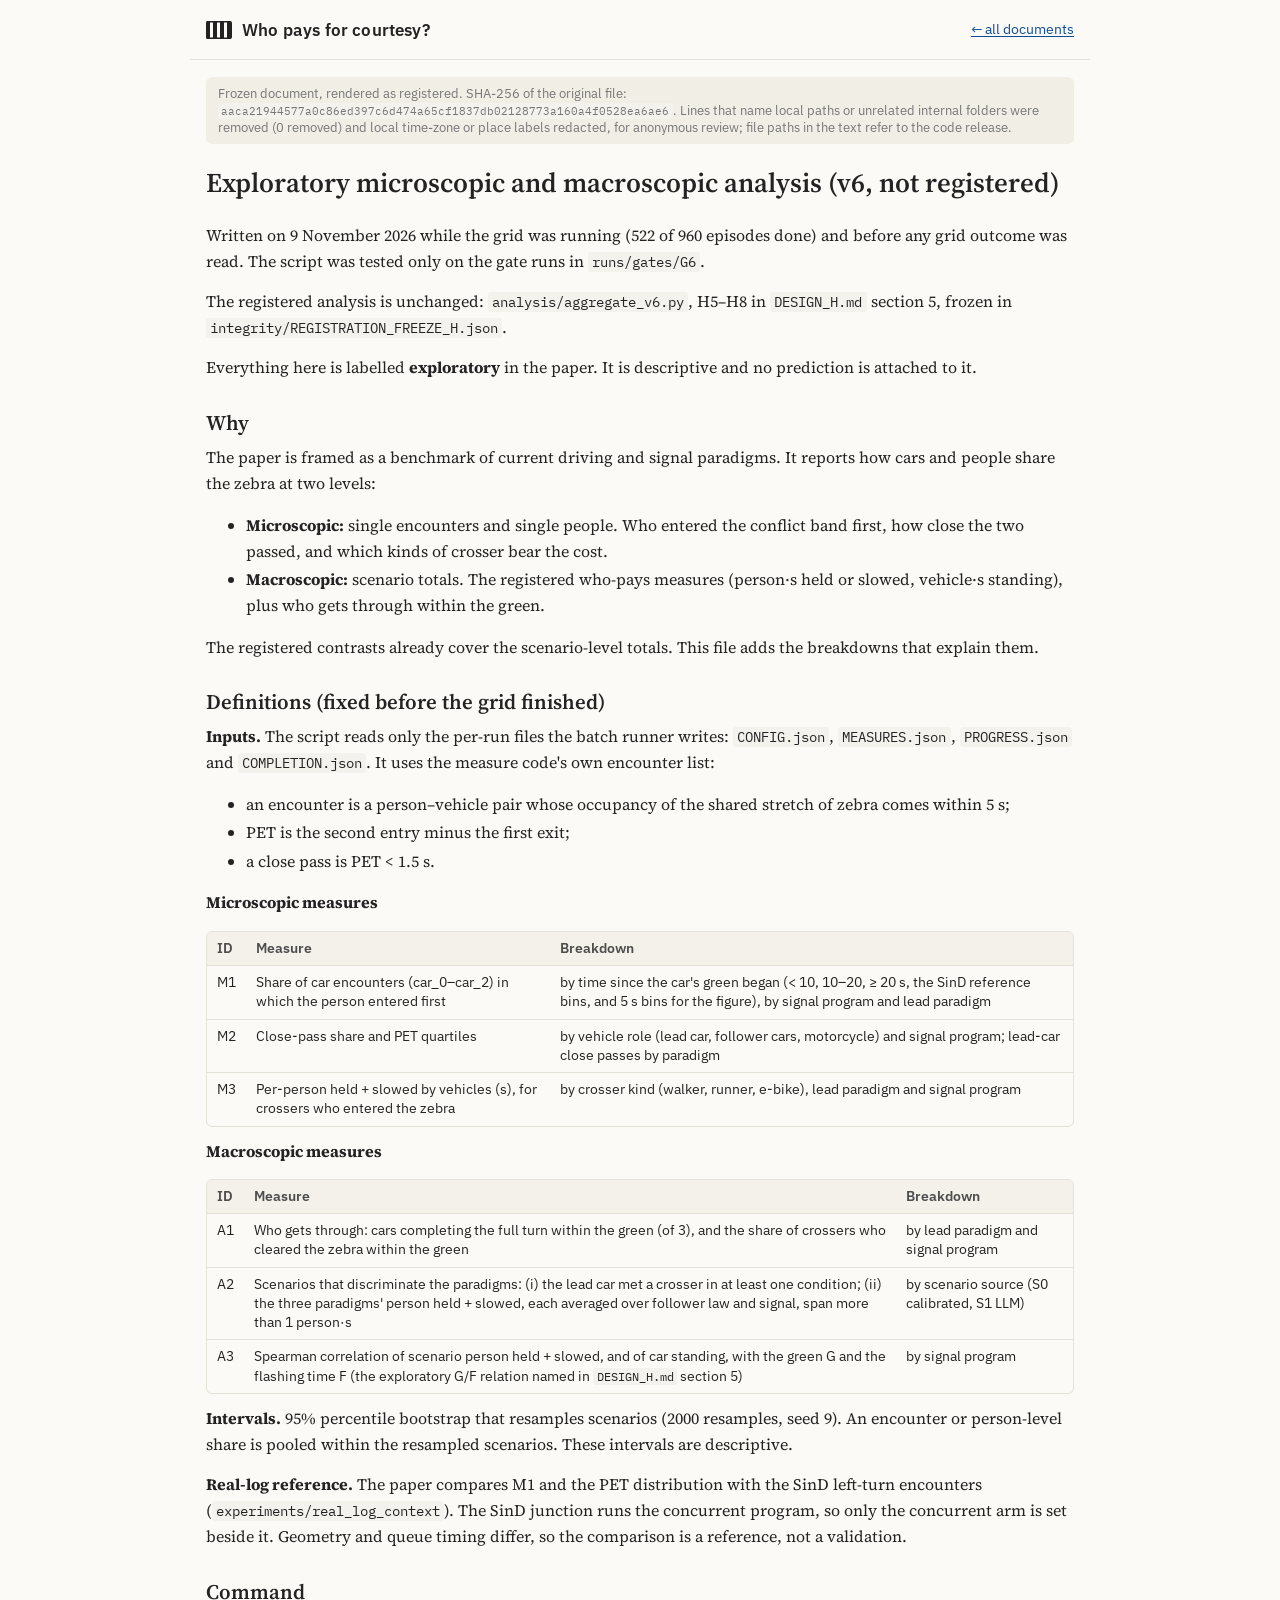
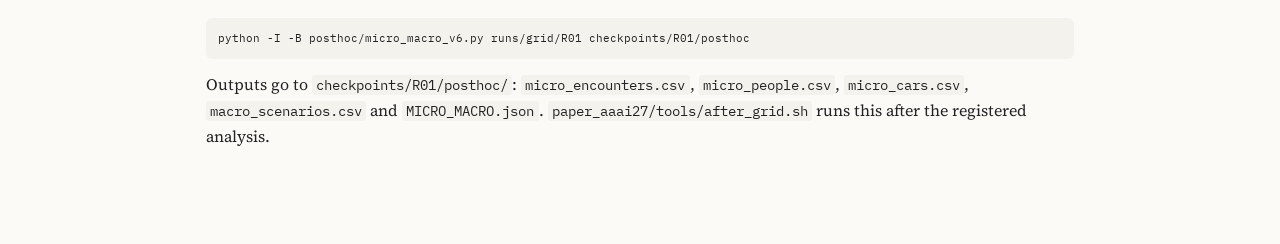
<file: report/posthoc_plan.html>
<!doctype html>
<html lang="en">
<head>
<meta charset="utf-8">
<meta name="viewport" content="width=device-width, initial-scale=1">
<title>Exploratory analysis plan (micro and macro) · Who Pays for Courtesy?</title>
<link rel="preconnect" href="https://fonts.googleapis.com">
<link rel="stylesheet" href="https://fonts.googleapis.com/css2?family=Source+Serif+4:opsz,wght@8..60,400;8..60,600&family=IBM+Plex+Sans:wght@400;500;600&family=IBM+Plex+Mono:wght@400&display=swap">
<link rel="stylesheet" href="../assets/css/site.css">
</head>
<body class="doc">
<header class="doc-bar">
  <a class="brand" href="../index.html"><span class="brand-mark" aria-hidden="true"></span>Who pays for courtesy?</a>
  <a href="../index.html#report">← all documents</a>
</header>
<main class="doc-main">
  <p class="doc-note">Frozen document, rendered as registered. SHA-256 of the original file: <code>aaca21944577a0c86ed397c6d474a65cf1837db02128773a160a4f0528ea6ae6</code>.
  Lines that name local paths or unrelated internal folders were removed (0 removed) and local time-zone or place labels redacted, for anonymous review;
  file paths in the text refer to the code release.</p>
  <article class="prose">
<h1>Exploratory microscopic and macroscopic analysis (v6, not registered)</h1>
<p>Written on 9 November 2026 while the grid was running (522 of 960 episodes done) and before any grid outcome was read. The script was tested only on the gate runs in <code>runs/gates/G6</code>.</p>
<p>The registered analysis is unchanged: <code>analysis/aggregate_v6.py</code>, H5–H8 in <code>DESIGN_H.md</code> section 5, frozen in <code>integrity/REGISTRATION_FREEZE_H.json</code>.</p>
<p>Everything here is labelled <strong>exploratory</strong> in the paper. It is descriptive and no prediction is attached to it.</p>
<h2>Why</h2>
<p>The paper is framed as a benchmark of current driving and signal paradigms. It reports how cars and people share the zebra at two levels:</p>
<ul>
<li><strong>Microscopic:</strong> single encounters and single people. Who entered the conflict band first, how close the two passed, and which kinds of crosser bear the cost.</li>
<li><strong>Macroscopic:</strong> scenario totals. The registered who-pays measures (person·s held or slowed, vehicle·s standing), plus who gets through within the green.</li>
</ul>
<p>The registered contrasts already cover the scenario-level totals. This file adds the breakdowns that explain them.</p>
<h2>Definitions (fixed before the grid finished)</h2>
<p><strong>Inputs.</strong> The script reads only the per-run files the batch runner writes: <code>CONFIG.json</code>, <code>MEASURES.json</code>, <code>PROGRESS.json</code> and <code>COMPLETION.json</code>. It uses the measure code's own encounter list:</p>
<ul>
<li>an encounter is a person–vehicle pair whose occupancy of the shared stretch of zebra comes within 5 s;</li>
<li>PET is the second entry minus the first exit;</li>
<li>a close pass is PET &lt; 1.5 s.</li>
</ul>
<p><strong>Microscopic measures</strong></p>
<table>
<thead>
<tr>
<th>ID</th>
<th>Measure</th>
<th>Breakdown</th>
</tr>
</thead>
<tbody>
<tr>
<td>M1</td>
<td>Share of car encounters (car_0–car_2) in which the person entered first</td>
<td>by time since the car's green began (&lt; 10, 10–20, ≥ 20 s, the SinD reference bins, and 5 s bins for the figure), by signal program and lead paradigm</td>
</tr>
<tr>
<td>M2</td>
<td>Close-pass share and PET quartiles</td>
<td>by vehicle role (lead car, follower cars, motorcycle) and signal program; lead-car close passes by paradigm</td>
</tr>
<tr>
<td>M3</td>
<td>Per-person held + slowed by vehicles (s), for crossers who entered the zebra</td>
<td>by crosser kind (walker, runner, e-bike), lead paradigm and signal program</td>
</tr>
</tbody>
</table>
<p><strong>Macroscopic measures</strong></p>
<table>
<thead>
<tr>
<th>ID</th>
<th>Measure</th>
<th>Breakdown</th>
</tr>
</thead>
<tbody>
<tr>
<td>A1</td>
<td>Who gets through: cars completing the full turn within the green (of 3), and the share of crossers who cleared the zebra within the green</td>
<td>by lead paradigm and signal program</td>
</tr>
<tr>
<td>A2</td>
<td>Scenarios that discriminate the paradigms: (i) the lead car met a crosser in at least one condition; (ii) the three paradigms' person held + slowed, each averaged over follower law and signal, span more than 1 person·s</td>
<td>by scenario source (S0 calibrated, S1 LLM)</td>
</tr>
<tr>
<td>A3</td>
<td>Spearman correlation of scenario person held + slowed, and of car standing, with the green G and the flashing time F (the exploratory G/F relation named in <code>DESIGN_H.md</code> section 5)</td>
<td>by signal program</td>
</tr>
</tbody>
</table>
<p><strong>Intervals.</strong> 95% percentile bootstrap that resamples scenarios (2000 resamples, seed 9). An encounter or person-level share is pooled within the resampled scenarios. These intervals are descriptive.</p>
<p><strong>Real-log reference.</strong> The paper compares M1 and the PET distribution with the SinD left-turn encounters (<code>experiments/real_log_context</code>). The SinD junction runs the concurrent program, so only the concurrent arm is set beside it. Geometry and queue timing differ, so the comparison is a reference, not a validation.</p>
<h2>Command</h2>
<pre><code>python -I -B posthoc/micro_macro_v6.py runs/grid/R01 checkpoints/R01/posthoc
</code></pre>
<p>Outputs go to <code>checkpoints/R01/posthoc/</code>: <code>micro_encounters.csv</code>, <code>micro_people.csv</code>, <code>micro_cars.csv</code>, <code>macro_scenarios.csv</code> and <code>MICRO_MACRO.json</code>. <code>paper_aaai27/tools/after_grid.sh</code> runs this after the registered analysis.</p>
  </article>
</main>
</body>
</html>
</file>
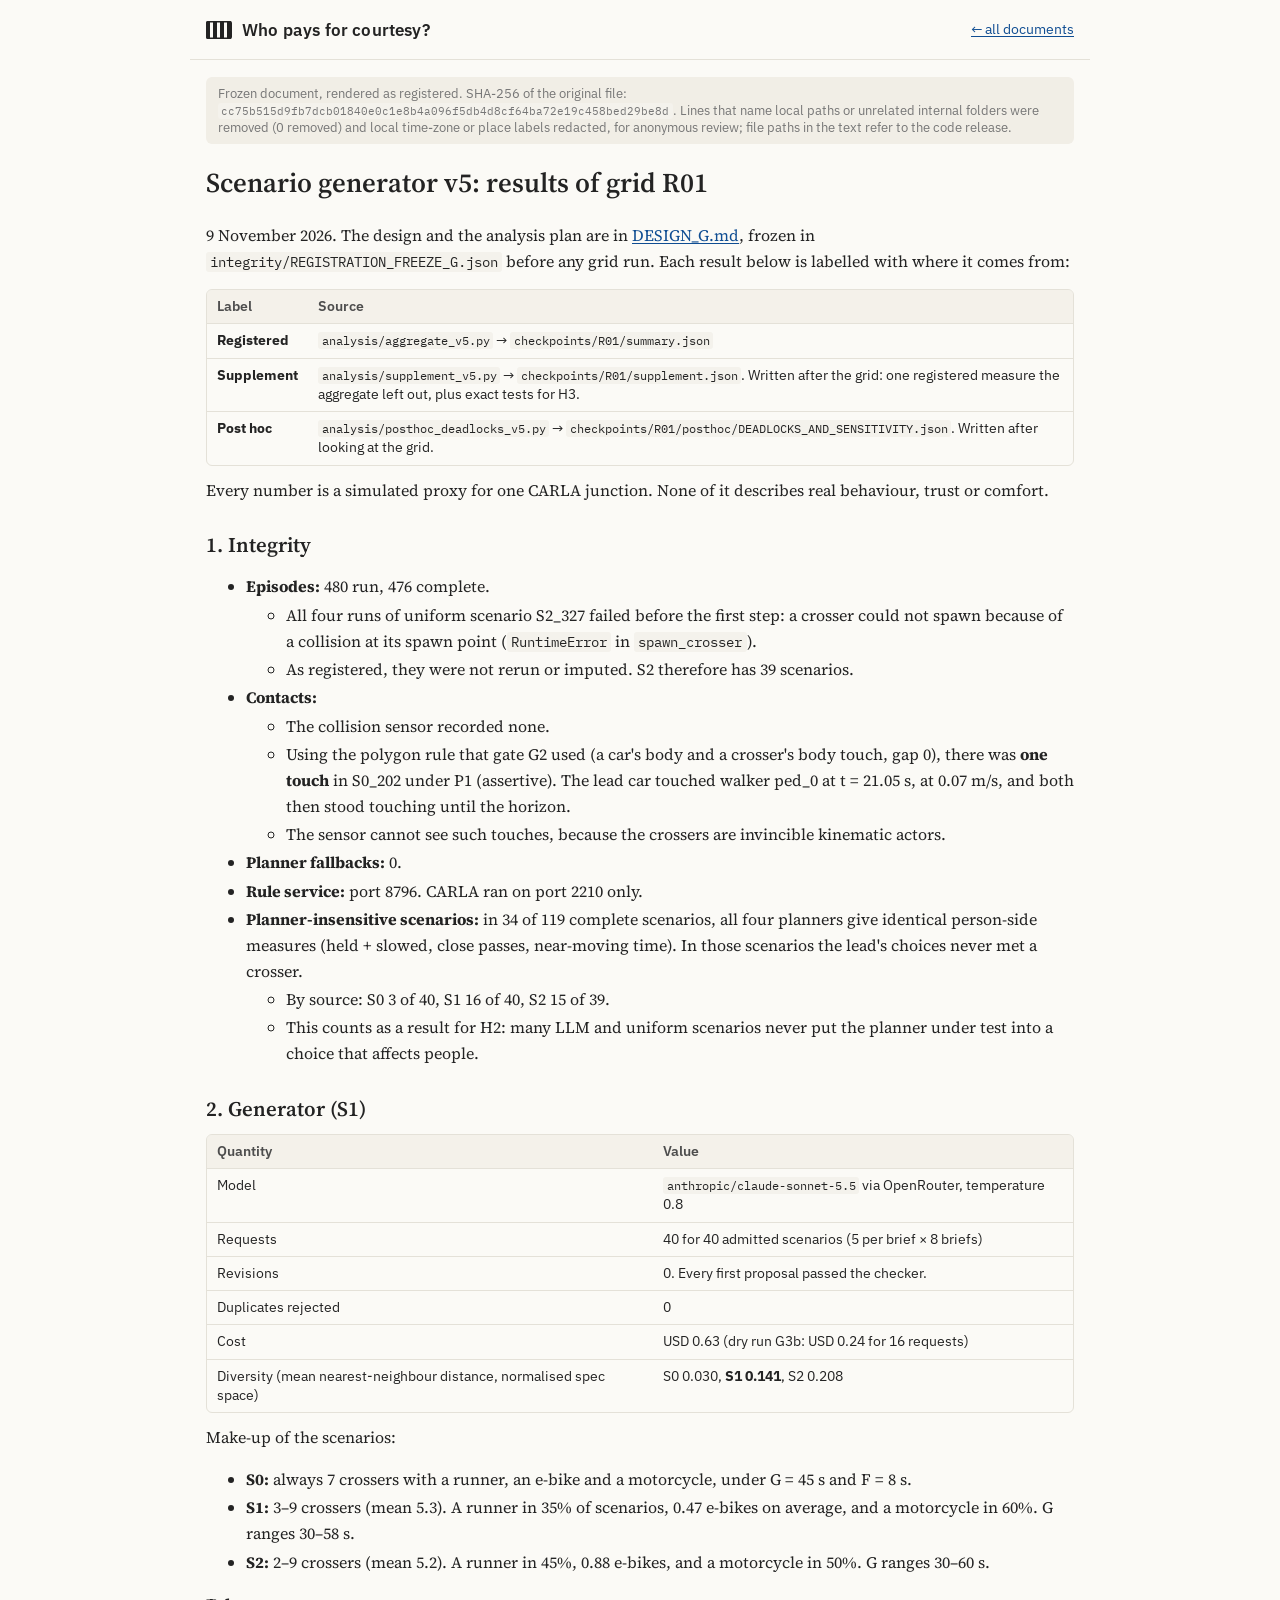
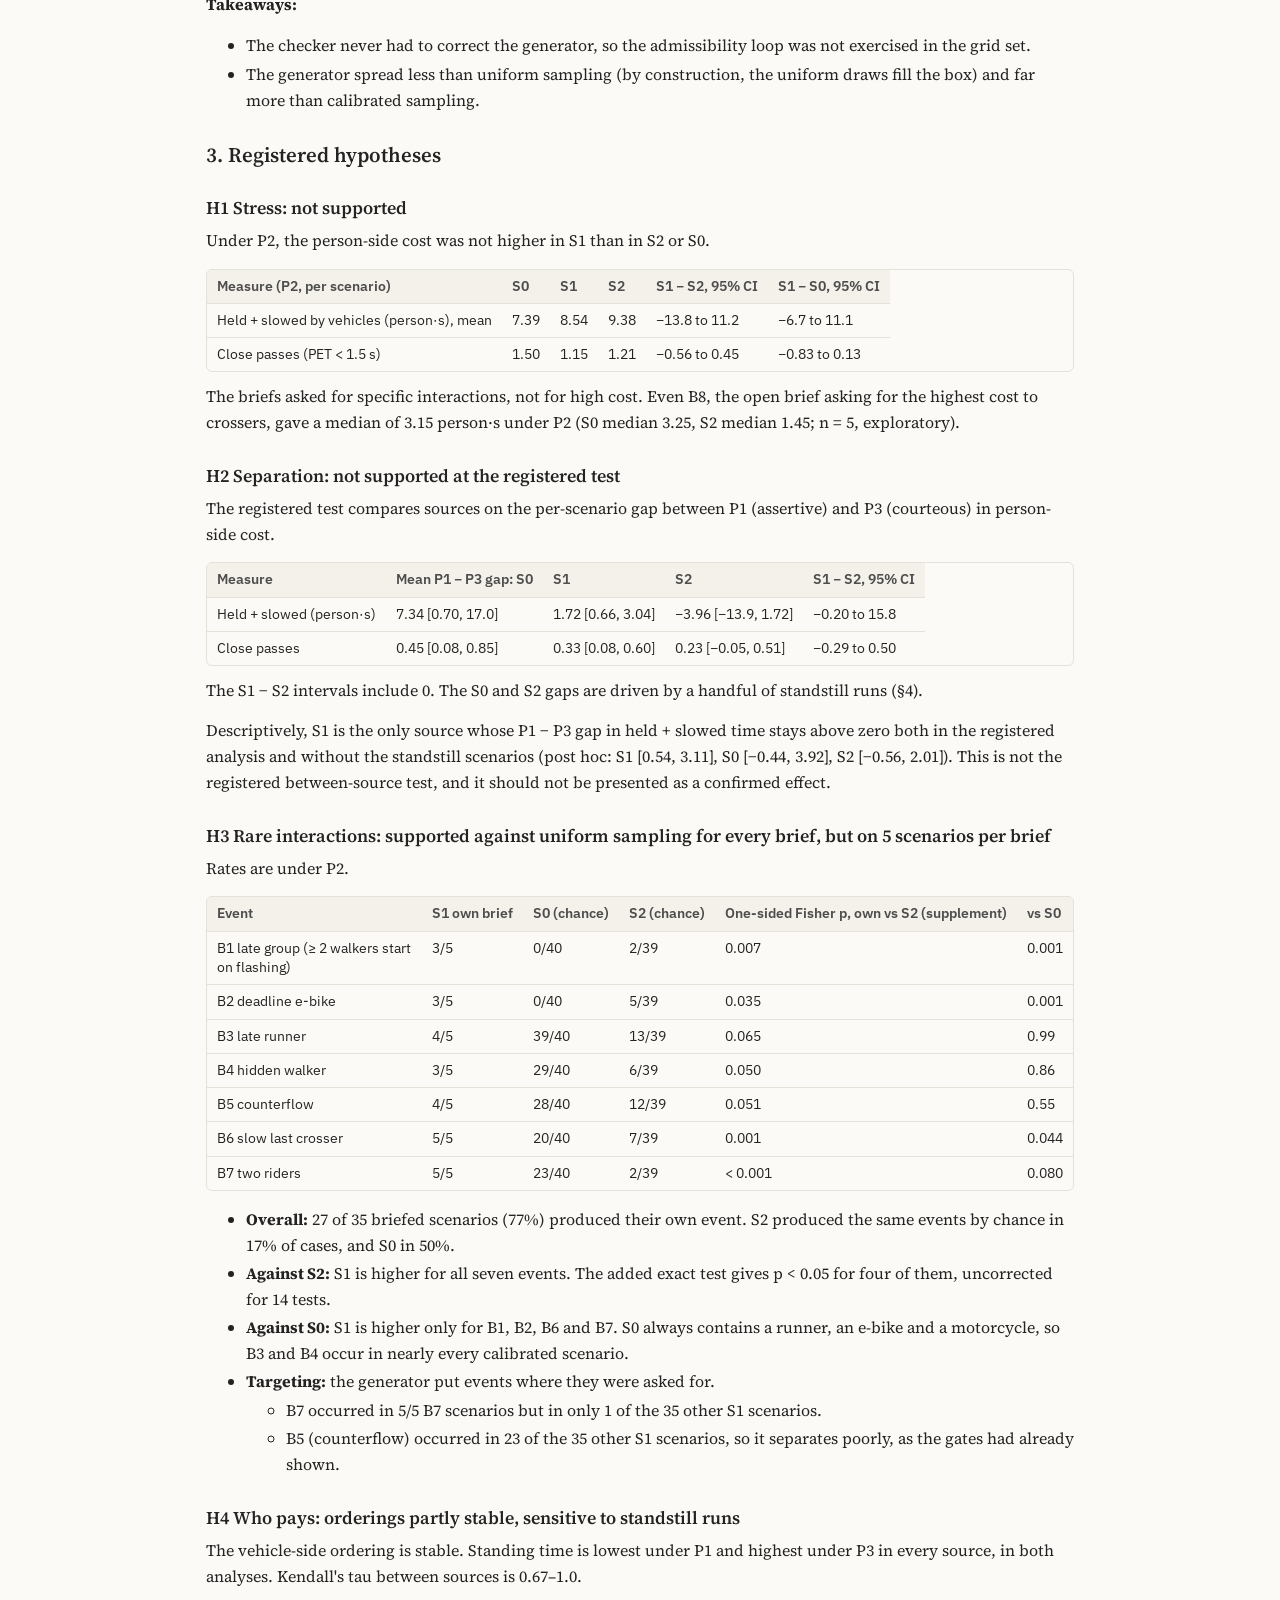
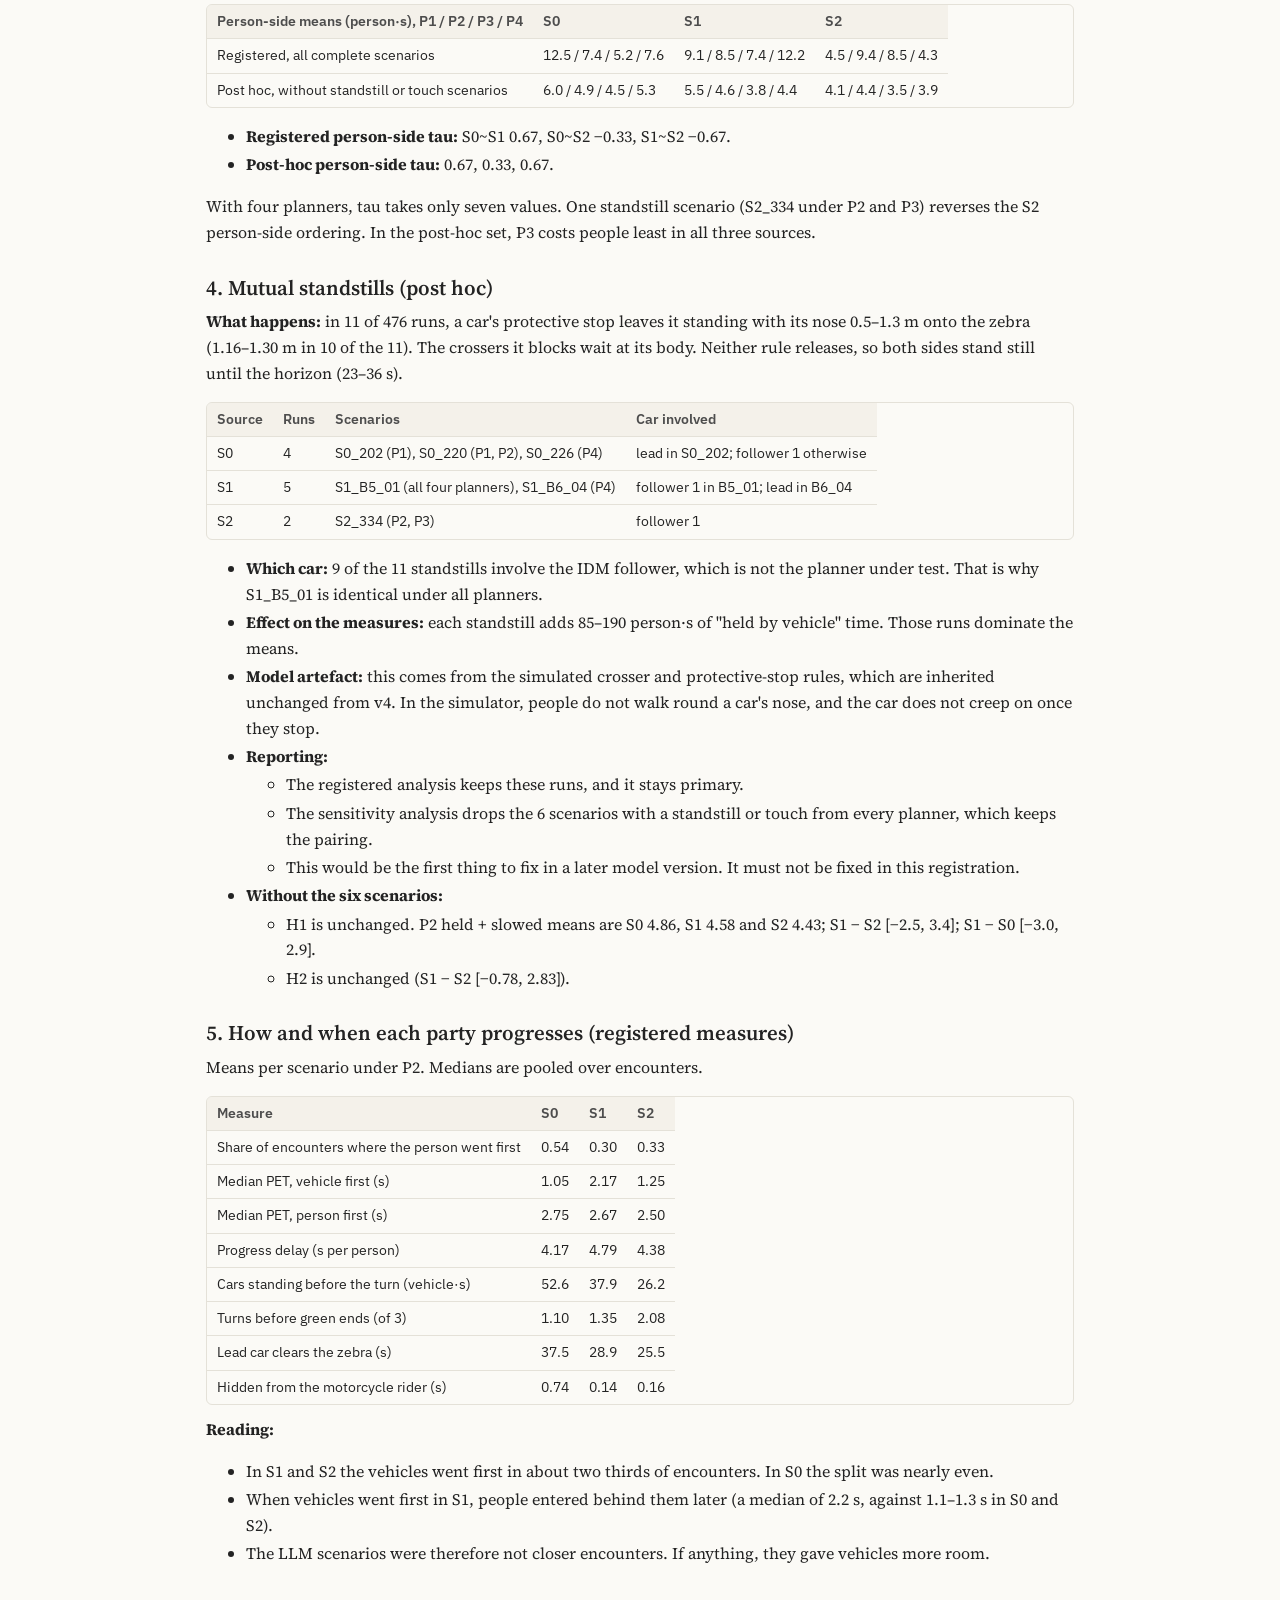
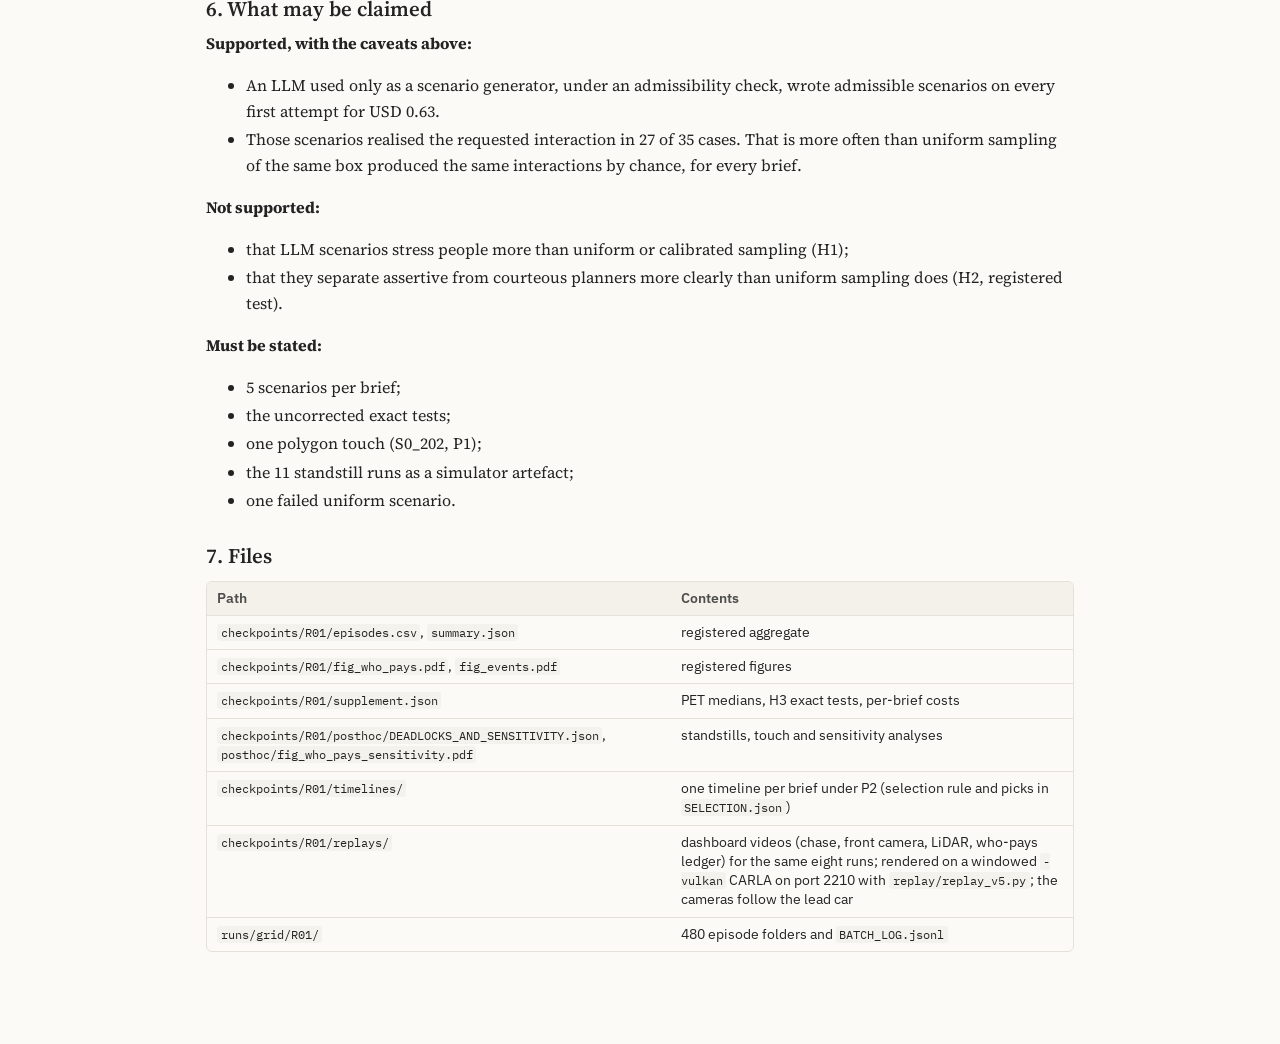
<file: report/results_g.html>
<!doctype html>
<html lang="en">
<head>
<meta charset="utf-8">
<meta name="viewport" content="width=device-width, initial-scale=1">
<title>Results: generator study (H1–H3) · Who Pays for Courtesy?</title>
<link rel="preconnect" href="https://fonts.googleapis.com">
<link rel="stylesheet" href="https://fonts.googleapis.com/css2?family=Source+Serif+4:opsz,wght@8..60,400;8..60,600&family=IBM+Plex+Sans:wght@400;500;600&family=IBM+Plex+Mono:wght@400&display=swap">
<link rel="stylesheet" href="../assets/css/site.css">
</head>
<body class="doc">
<header class="doc-bar">
  <a class="brand" href="../index.html"><span class="brand-mark" aria-hidden="true"></span>Who pays for courtesy?</a>
  <a href="../index.html#report">← all documents</a>
</header>
<main class="doc-main">
  <p class="doc-note">Frozen document, rendered as registered. SHA-256 of the original file: <code>cc75b515d9fb7dcb01840e0c1e8b4a096f5db4d8cf64ba72e19c458bed29be8d</code>.
  Lines that name local paths or unrelated internal folders were removed (0 removed) and local time-zone or place labels redacted, for anonymous review;
  file paths in the text refer to the code release.</p>
  <article class="prose">
<h1>Scenario generator v5: results of grid R01</h1>
<p>9 November 2026. The design and the analysis plan are in <a href="DESIGN_G.md">DESIGN_G.md</a>, frozen in <code>integrity/REGISTRATION_FREEZE_G.json</code> before any grid run. Each result below is labelled with where it comes from:</p>
<table>
<thead>
<tr>
<th>Label</th>
<th>Source</th>
</tr>
</thead>
<tbody>
<tr>
<td><strong>Registered</strong></td>
<td><code>analysis/aggregate_v5.py</code> → <code>checkpoints/R01/summary.json</code></td>
</tr>
<tr>
<td><strong>Supplement</strong></td>
<td><code>analysis/supplement_v5.py</code> → <code>checkpoints/R01/supplement.json</code>. Written after the grid: one registered measure the aggregate left out, plus exact tests for H3.</td>
</tr>
<tr>
<td><strong>Post hoc</strong></td>
<td><code>analysis/posthoc_deadlocks_v5.py</code> → <code>checkpoints/R01/posthoc/DEADLOCKS_AND_SENSITIVITY.json</code>. Written after looking at the grid.</td>
</tr>
</tbody>
</table>
<p>Every number is a simulated proxy for one CARLA junction. None of it describes real behaviour, trust or comfort.</p>
<h2>1. Integrity</h2>
<ul>
<li><strong>Episodes:</strong> 480 run, 476 complete.<ul>
<li>All four runs of uniform scenario S2_327 failed before the first step: a crosser could not spawn because of a collision at its spawn point (<code>RuntimeError</code> in <code>spawn_crosser</code>).</li>
<li>As registered, they were not rerun or imputed. S2 therefore has 39 scenarios.</li>
</ul>
</li>
<li><strong>Contacts:</strong><ul>
<li>The collision sensor recorded none.</li>
<li>Using the polygon rule that gate G2 used (a car's body and a crosser's body touch, gap 0), there was <strong>one touch</strong> in S0_202 under P1 (assertive). The lead car touched walker ped_0 at t = 21.05 s, at 0.07 m/s, and both then stood touching until the horizon.</li>
<li>The sensor cannot see such touches, because the crossers are invincible kinematic actors.</li>
</ul>
</li>
<li><strong>Planner fallbacks:</strong> 0.</li>
<li><strong>Rule service:</strong> port 8796. CARLA ran on port 2210 only.</li>
<li><strong>Planner-insensitive scenarios:</strong> in 34 of 119 complete scenarios, all four planners give identical person-side measures (held + slowed, close passes, near-moving time). In those scenarios the lead's choices never met a crosser.<ul>
<li>By source: S0 3 of 40, S1 16 of 40, S2 15 of 39.</li>
<li>This counts as a result for H2: many LLM and uniform scenarios never put the planner under test into a choice that affects people.</li>
</ul>
</li>
</ul>
<h2>2. Generator (S1)</h2>
<table>
<thead>
<tr>
<th>Quantity</th>
<th>Value</th>
</tr>
</thead>
<tbody>
<tr>
<td>Model</td>
<td><code>anthropic/claude-sonnet-5.5</code> via OpenRouter, temperature 0.8</td>
</tr>
<tr>
<td>Requests</td>
<td>40 for 40 admitted scenarios (5 per brief × 8 briefs)</td>
</tr>
<tr>
<td>Revisions</td>
<td>0. Every first proposal passed the checker.</td>
</tr>
<tr>
<td>Duplicates rejected</td>
<td>0</td>
</tr>
<tr>
<td>Cost</td>
<td>USD 0.63 (dry run G3b: USD 0.24 for 16 requests)</td>
</tr>
<tr>
<td>Diversity (mean nearest-neighbour distance, normalised spec space)</td>
<td>S0 0.030, <strong>S1 0.141</strong>, S2 0.208</td>
</tr>
</tbody>
</table>
<p>Make-up of the scenarios:</p>
<ul>
<li><strong>S0:</strong> always 7 crossers with a runner, an e-bike and a motorcycle, under G = 45 s and F = 8 s.</li>
<li><strong>S1:</strong> 3–9 crossers (mean 5.3). A runner in 35% of scenarios, 0.47 e-bikes on average, and a motorcycle in 60%. G ranges 30–58 s.</li>
<li><strong>S2:</strong> 2–9 crossers (mean 5.2). A runner in 45%, 0.88 e-bikes, and a motorcycle in 50%. G ranges 30–60 s.</li>
</ul>
<p><strong>Takeaways:</strong></p>
<ul>
<li>The checker never had to correct the generator, so the admissibility loop was not exercised in the grid set.</li>
<li>The generator spread less than uniform sampling (by construction, the uniform draws fill the box) and far more than calibrated sampling.</li>
</ul>
<h2>3. Registered hypotheses</h2>
<h3>H1 Stress: not supported</h3>
<p>Under P2, the person-side cost was not higher in S1 than in S2 or S0.</p>
<table>
<thead>
<tr>
<th>Measure (P2, per scenario)</th>
<th>S0</th>
<th>S1</th>
<th>S2</th>
<th>S1 − S2, 95% CI</th>
<th>S1 − S0, 95% CI</th>
</tr>
</thead>
<tbody>
<tr>
<td>Held + slowed by vehicles (person·s), mean</td>
<td>7.39</td>
<td>8.54</td>
<td>9.38</td>
<td>−13.8 to 11.2</td>
<td>−6.7 to 11.1</td>
</tr>
<tr>
<td>Close passes (PET &lt; 1.5 s)</td>
<td>1.50</td>
<td>1.15</td>
<td>1.21</td>
<td>−0.56 to 0.45</td>
<td>−0.83 to 0.13</td>
</tr>
</tbody>
</table>
<p>The briefs asked for specific interactions, not for high cost. Even B8, the open brief asking for the highest cost to crossers, gave a median of 3.15 person·s under P2 (S0 median 3.25, S2 median 1.45; n = 5, exploratory).</p>
<h3>H2 Separation: not supported at the registered test</h3>
<p>The registered test compares sources on the per-scenario gap between P1 (assertive) and P3 (courteous) in person-side cost.</p>
<table>
<thead>
<tr>
<th>Measure</th>
<th>Mean P1 − P3 gap: S0</th>
<th>S1</th>
<th>S2</th>
<th>S1 − S2, 95% CI</th>
</tr>
</thead>
<tbody>
<tr>
<td>Held + slowed (person·s)</td>
<td>7.34 [0.70, 17.0]</td>
<td>1.72 [0.66, 3.04]</td>
<td>−3.96 [−13.9, 1.72]</td>
<td>−0.20 to 15.8</td>
</tr>
<tr>
<td>Close passes</td>
<td>0.45 [0.08, 0.85]</td>
<td>0.33 [0.08, 0.60]</td>
<td>0.23 [−0.05, 0.51]</td>
<td>−0.29 to 0.50</td>
</tr>
</tbody>
</table>
<p>The S1 − S2 intervals include 0. The S0 and S2 gaps are driven by a handful of standstill runs (§4).</p>
<p>Descriptively, S1 is the only source whose P1 − P3 gap in held + slowed time stays above zero both in the registered analysis and without the standstill scenarios (post hoc: S1 [0.54, 3.11], S0 [−0.44, 3.92], S2 [−0.56, 2.01]). This is not the registered between-source test, and it should not be presented as a confirmed effect.</p>
<h3>H3 Rare interactions: supported against uniform sampling for every brief, but on 5 scenarios per brief</h3>
<p>Rates are under P2.</p>
<table>
<thead>
<tr>
<th>Event</th>
<th>S1 own brief</th>
<th>S0 (chance)</th>
<th>S2 (chance)</th>
<th>One-sided Fisher p, own vs S2 (supplement)</th>
<th>vs S0</th>
</tr>
</thead>
<tbody>
<tr>
<td>B1 late group (≥ 2 walkers start on flashing)</td>
<td>3/5</td>
<td>0/40</td>
<td>2/39</td>
<td>0.007</td>
<td>0.001</td>
</tr>
<tr>
<td>B2 deadline e-bike</td>
<td>3/5</td>
<td>0/40</td>
<td>5/39</td>
<td>0.035</td>
<td>0.001</td>
</tr>
<tr>
<td>B3 late runner</td>
<td>4/5</td>
<td>39/40</td>
<td>13/39</td>
<td>0.065</td>
<td>0.99</td>
</tr>
<tr>
<td>B4 hidden walker</td>
<td>3/5</td>
<td>29/40</td>
<td>6/39</td>
<td>0.050</td>
<td>0.86</td>
</tr>
<tr>
<td>B5 counterflow</td>
<td>4/5</td>
<td>28/40</td>
<td>12/39</td>
<td>0.051</td>
<td>0.55</td>
</tr>
<tr>
<td>B6 slow last crosser</td>
<td>5/5</td>
<td>20/40</td>
<td>7/39</td>
<td>0.001</td>
<td>0.044</td>
</tr>
<tr>
<td>B7 two riders</td>
<td>5/5</td>
<td>23/40</td>
<td>2/39</td>
<td>&lt; 0.001</td>
<td>0.080</td>
</tr>
</tbody>
</table>
<ul>
<li><strong>Overall:</strong> 27 of 35 briefed scenarios (77%) produced their own event. S2 produced the same events by chance in 17% of cases, and S0 in 50%.</li>
<li><strong>Against S2:</strong> S1 is higher for all seven events. The added exact test gives p &lt; 0.05 for four of them, uncorrected for 14 tests.</li>
<li><strong>Against S0:</strong> S1 is higher only for B1, B2, B6 and B7. S0 always contains a runner, an e-bike and a motorcycle, so B3 and B4 occur in nearly every calibrated scenario.</li>
<li><strong>Targeting:</strong> the generator put events where they were asked for.<ul>
<li>B7 occurred in 5/5 B7 scenarios but in only 1 of the 35 other S1 scenarios.</li>
<li>B5 (counterflow) occurred in 23 of the 35 other S1 scenarios, so it separates poorly, as the gates had already shown.</li>
</ul>
</li>
</ul>
<h3>H4 Who pays: orderings partly stable, sensitive to standstill runs</h3>
<p>The vehicle-side ordering is stable. Standing time is lowest under P1 and highest under P3 in every source, in both analyses. Kendall's tau between sources is 0.67–1.0.</p>
<table>
<thead>
<tr>
<th>Person-side means (person·s), P1 / P2 / P3 / P4</th>
<th>S0</th>
<th>S1</th>
<th>S2</th>
</tr>
</thead>
<tbody>
<tr>
<td>Registered, all complete scenarios</td>
<td>12.5 / 7.4 / 5.2 / 7.6</td>
<td>9.1 / 8.5 / 7.4 / 12.2</td>
<td>4.5 / 9.4 / 8.5 / 4.3</td>
</tr>
<tr>
<td>Post hoc, without standstill or touch scenarios</td>
<td>6.0 / 4.9 / 4.5 / 5.3</td>
<td>5.5 / 4.6 / 3.8 / 4.4</td>
<td>4.1 / 4.4 / 3.5 / 3.9</td>
</tr>
</tbody>
</table>
<ul>
<li><strong>Registered person-side tau:</strong> S0~S1 0.67, S0~S2 −0.33, S1~S2 −0.67.</li>
<li><strong>Post-hoc person-side tau:</strong> 0.67, 0.33, 0.67.</li>
</ul>
<p>With four planners, tau takes only seven values. One standstill scenario (S2_334 under P2 and P3) reverses the S2 person-side ordering. In the post-hoc set, P3 costs people least in all three sources.</p>
<h2>4. Mutual standstills (post hoc)</h2>
<p><strong>What happens:</strong> in 11 of 476 runs, a car's protective stop leaves it standing with its nose 0.5–1.3 m onto the zebra (1.16–1.30 m in 10 of the 11). The crossers it blocks wait at its body. Neither rule releases, so both sides stand still until the horizon (23–36 s).</p>
<table>
<thead>
<tr>
<th>Source</th>
<th>Runs</th>
<th>Scenarios</th>
<th>Car involved</th>
</tr>
</thead>
<tbody>
<tr>
<td>S0</td>
<td>4</td>
<td>S0_202 (P1), S0_220 (P1, P2), S0_226 (P4)</td>
<td>lead in S0_202; follower 1 otherwise</td>
</tr>
<tr>
<td>S1</td>
<td>5</td>
<td>S1_B5_01 (all four planners), S1_B6_04 (P4)</td>
<td>follower 1 in B5_01; lead in B6_04</td>
</tr>
<tr>
<td>S2</td>
<td>2</td>
<td>S2_334 (P2, P3)</td>
<td>follower 1</td>
</tr>
</tbody>
</table>
<ul>
<li><strong>Which car:</strong> 9 of the 11 standstills involve the IDM follower, which is not the planner under test. That is why S1_B5_01 is identical under all planners.</li>
<li><strong>Effect on the measures:</strong> each standstill adds 85–190 person·s of "held by vehicle" time. Those runs dominate the means.</li>
<li><strong>Model artefact:</strong> this comes from the simulated crosser and protective-stop rules, which are inherited unchanged from v4. In the simulator, people do not walk round a car's nose, and the car does not creep on once they stop.</li>
<li><strong>Reporting:</strong><ul>
<li>The registered analysis keeps these runs, and it stays primary.</li>
<li>The sensitivity analysis drops the 6 scenarios with a standstill or touch from every planner, which keeps the pairing.</li>
<li>This would be the first thing to fix in a later model version. It must not be fixed in this registration.</li>
</ul>
</li>
<li><strong>Without the six scenarios:</strong><ul>
<li>H1 is unchanged. P2 held + slowed means are S0 4.86, S1 4.58 and S2 4.43; S1 − S2 [−2.5, 3.4]; S1 − S0 [−3.0, 2.9].</li>
<li>H2 is unchanged (S1 − S2 [−0.78, 2.83]).</li>
</ul>
</li>
</ul>
<h2>5. How and when each party progresses (registered measures)</h2>
<p>Means per scenario under P2. Medians are pooled over encounters.</p>
<table>
<thead>
<tr>
<th>Measure</th>
<th>S0</th>
<th>S1</th>
<th>S2</th>
</tr>
</thead>
<tbody>
<tr>
<td>Share of encounters where the person went first</td>
<td>0.54</td>
<td>0.30</td>
<td>0.33</td>
</tr>
<tr>
<td>Median PET, vehicle first (s)</td>
<td>1.05</td>
<td>2.17</td>
<td>1.25</td>
</tr>
<tr>
<td>Median PET, person first (s)</td>
<td>2.75</td>
<td>2.67</td>
<td>2.50</td>
</tr>
<tr>
<td>Progress delay (s per person)</td>
<td>4.17</td>
<td>4.79</td>
<td>4.38</td>
</tr>
<tr>
<td>Cars standing before the turn (vehicle·s)</td>
<td>52.6</td>
<td>37.9</td>
<td>26.2</td>
</tr>
<tr>
<td>Turns before green ends (of 3)</td>
<td>1.10</td>
<td>1.35</td>
<td>2.08</td>
</tr>
<tr>
<td>Lead car clears the zebra (s)</td>
<td>37.5</td>
<td>28.9</td>
<td>25.5</td>
</tr>
<tr>
<td>Hidden from the motorcycle rider (s)</td>
<td>0.74</td>
<td>0.14</td>
<td>0.16</td>
</tr>
</tbody>
</table>
<p><strong>Reading:</strong></p>
<ul>
<li>In S1 and S2 the vehicles went first in about two thirds of encounters. In S0 the split was nearly even.</li>
<li>When vehicles went first in S1, people entered behind them later (a median of 2.2 s, against 1.1–1.3 s in S0 and S2).</li>
<li>The LLM scenarios were therefore not closer encounters. If anything, they gave vehicles more room.</li>
</ul>
<h2>6. What may be claimed</h2>
<p><strong>Supported, with the caveats above:</strong></p>
<ul>
<li>An LLM used only as a scenario generator, under an admissibility check, wrote admissible scenarios on every first attempt for USD 0.63.</li>
<li>Those scenarios realised the requested interaction in 27 of 35 cases. That is more often than uniform sampling of the same box produced the same interactions by chance, for every brief.</li>
</ul>
<p><strong>Not supported:</strong></p>
<ul>
<li>that LLM scenarios stress people more than uniform or calibrated sampling (H1);</li>
<li>that they separate assertive from courteous planners more clearly than uniform sampling does (H2, registered test).</li>
</ul>
<p><strong>Must be stated:</strong></p>
<ul>
<li>5 scenarios per brief;</li>
<li>the uncorrected exact tests;</li>
<li>one polygon touch (S0_202, P1);</li>
<li>the 11 standstill runs as a simulator artefact;</li>
<li>one failed uniform scenario.</li>
</ul>
<h2>7. Files</h2>
<table>
<thead>
<tr>
<th>Path</th>
<th>Contents</th>
</tr>
</thead>
<tbody>
<tr>
<td><code>checkpoints/R01/episodes.csv</code>, <code>summary.json</code></td>
<td>registered aggregate</td>
</tr>
<tr>
<td><code>checkpoints/R01/fig_who_pays.pdf</code>, <code>fig_events.pdf</code></td>
<td>registered figures</td>
</tr>
<tr>
<td><code>checkpoints/R01/supplement.json</code></td>
<td>PET medians, H3 exact tests, per-brief costs</td>
</tr>
<tr>
<td><code>checkpoints/R01/posthoc/DEADLOCKS_AND_SENSITIVITY.json</code>, <code>posthoc/fig_who_pays_sensitivity.pdf</code></td>
<td>standstills, touch and sensitivity analyses</td>
</tr>
<tr>
<td><code>checkpoints/R01/timelines/</code></td>
<td>one timeline per brief under P2 (selection rule and picks in <code>SELECTION.json</code>)</td>
</tr>
<tr>
<td><code>checkpoints/R01/replays/</code></td>
<td>dashboard videos (chase, front camera, LiDAR, who-pays ledger) for the same eight runs; rendered on a windowed <code>-vulkan</code> CARLA on port 2210 with <code>replay/replay_v5.py</code>; the cameras follow the lead car</td>
</tr>
<tr>
<td><code>runs/grid/R01/</code></td>
<td>480 episode folders and <code>BATCH_LOG.jsonl</code></td>
</tr>
</tbody>
</table>
  </article>
</main>
</body>
</html>
</file>
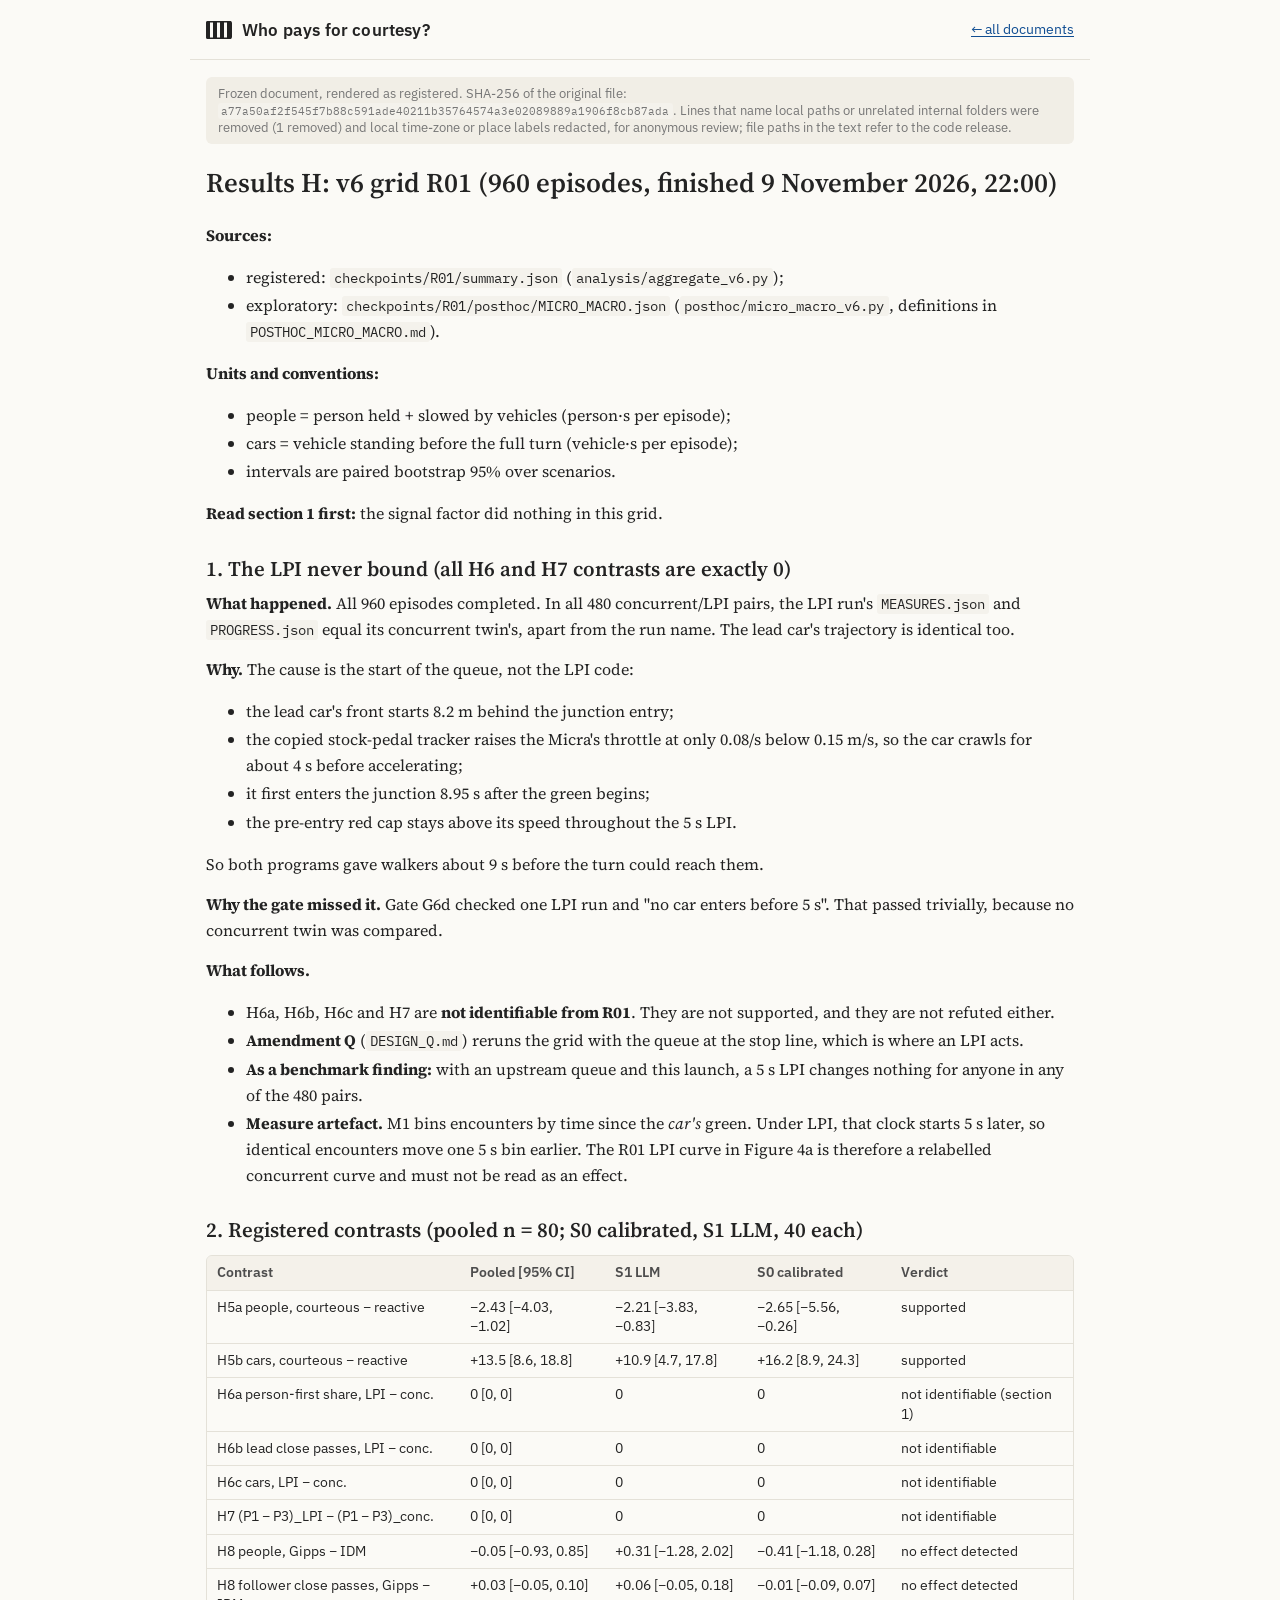
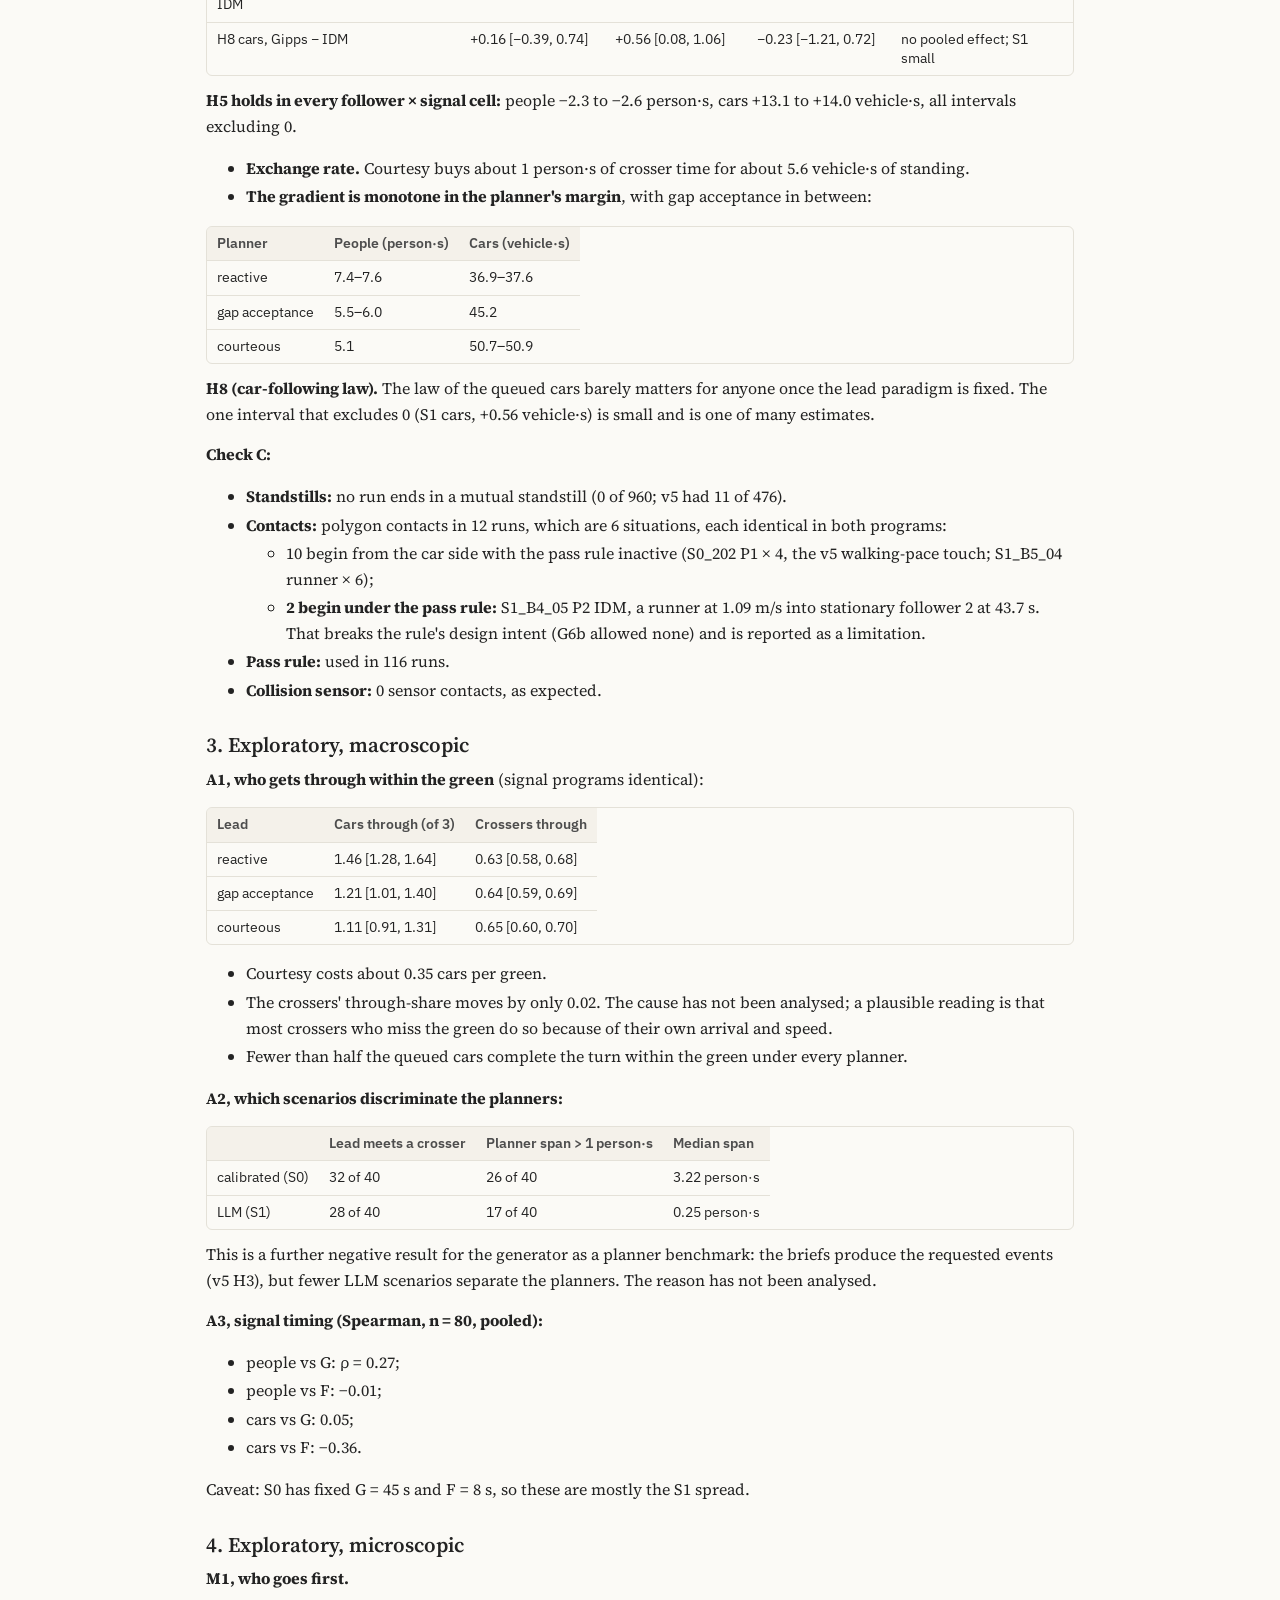
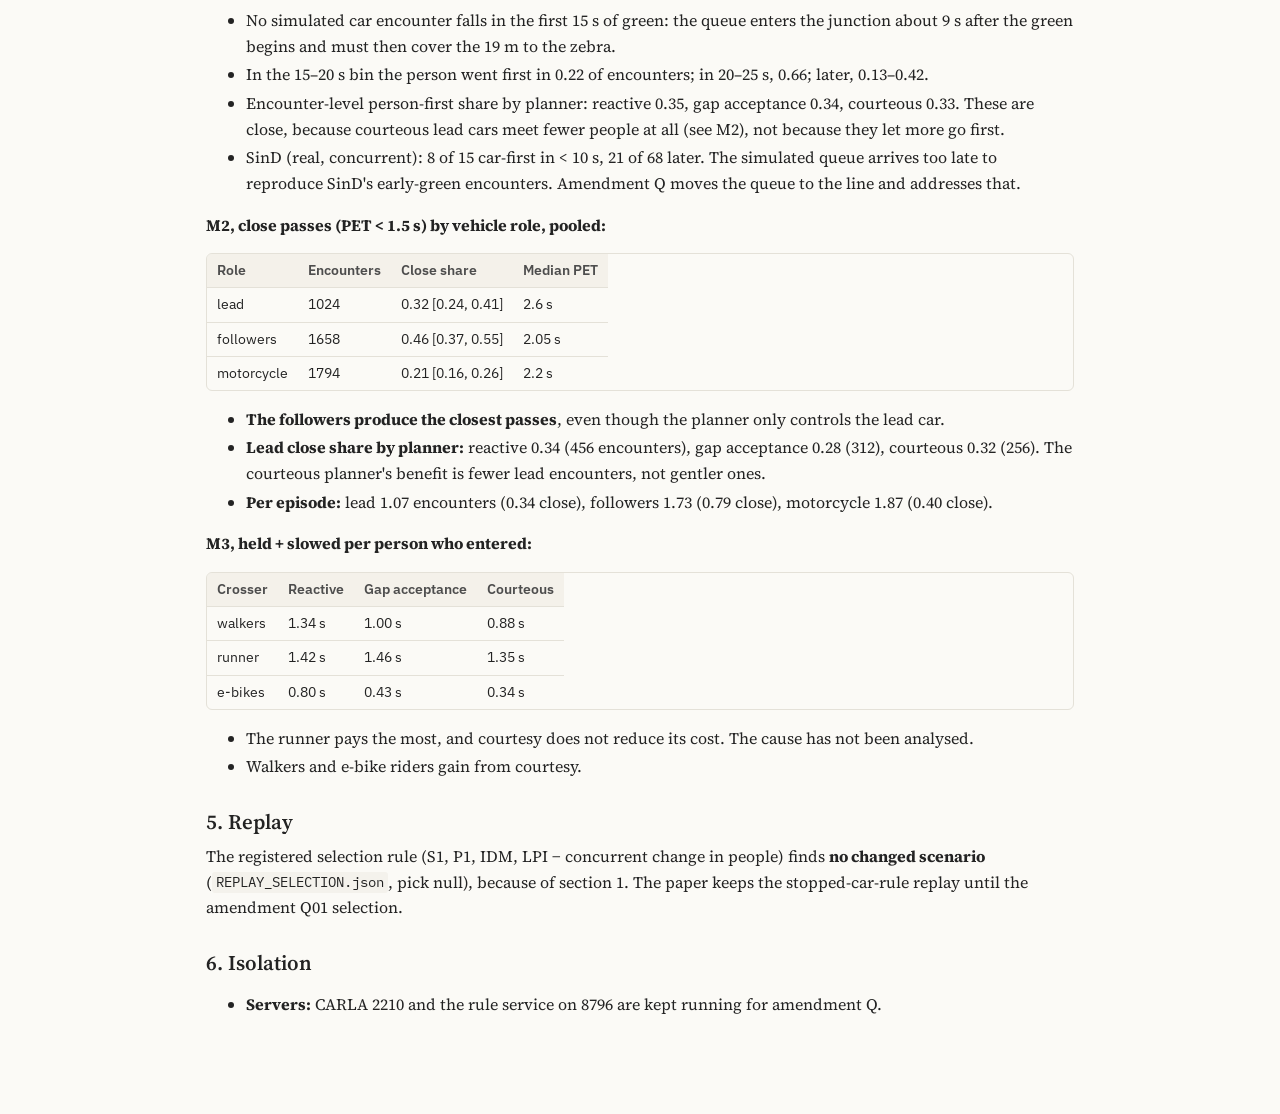
<file: report/results_h.html>
<!doctype html>
<html lang="en">
<head>
<meta charset="utf-8">
<meta name="viewport" content="width=device-width, initial-scale=1">
<title>Results: upstream grid (sensitivity) · Who Pays for Courtesy?</title>
<link rel="preconnect" href="https://fonts.googleapis.com">
<link rel="stylesheet" href="https://fonts.googleapis.com/css2?family=Source+Serif+4:opsz,wght@8..60,400;8..60,600&family=IBM+Plex+Sans:wght@400;500;600&family=IBM+Plex+Mono:wght@400&display=swap">
<link rel="stylesheet" href="../assets/css/site.css">
</head>
<body class="doc">
<header class="doc-bar">
  <a class="brand" href="../index.html"><span class="brand-mark" aria-hidden="true"></span>Who pays for courtesy?</a>
  <a href="../index.html#report">← all documents</a>
</header>
<main class="doc-main">
  <p class="doc-note">Frozen document, rendered as registered. SHA-256 of the original file: <code>a77a50af2f545f7b88c591ade40211b35764574a3e02089889a1906f8cb87ada</code>.
  Lines that name local paths or unrelated internal folders were removed (1 removed) and local time-zone or place labels redacted, for anonymous review;
  file paths in the text refer to the code release.</p>
  <article class="prose">
<h1>Results H: v6 grid R01 (960 episodes, finished 9 November 2026, 22:00)</h1>
<p><strong>Sources:</strong></p>
<ul>
<li>registered: <code>checkpoints/R01/summary.json</code> (<code>analysis/aggregate_v6.py</code>);</li>
<li>exploratory: <code>checkpoints/R01/posthoc/MICRO_MACRO.json</code> (<code>posthoc/micro_macro_v6.py</code>, definitions in <code>POSTHOC_MICRO_MACRO.md</code>).</li>
</ul>
<p><strong>Units and conventions:</strong></p>
<ul>
<li>people = person held + slowed by vehicles (person·s per episode);</li>
<li>cars = vehicle standing before the full turn (vehicle·s per episode);</li>
<li>intervals are paired bootstrap 95% over scenarios.</li>
</ul>
<p><strong>Read section 1 first:</strong> the signal factor did nothing in this grid.</p>
<h2>1. The LPI never bound (all H6 and H7 contrasts are exactly 0)</h2>
<p><strong>What happened.</strong> All 960 episodes completed. In all 480 concurrent/LPI pairs, the LPI run's <code>MEASURES.json</code> and <code>PROGRESS.json</code> equal its concurrent twin's, apart from the run name. The lead car's trajectory is identical too.</p>
<p><strong>Why.</strong> The cause is the start of the queue, not the LPI code:</p>
<ul>
<li>the lead car's front starts 8.2 m behind the junction entry;</li>
<li>the copied stock-pedal tracker raises the Micra's throttle at only 0.08/s below 0.15 m/s, so the car crawls for about 4 s before accelerating;</li>
<li>it first enters the junction 8.95 s after the green begins;</li>
<li>the pre-entry red cap stays above its speed throughout the 5 s LPI.</li>
</ul>
<p>So both programs gave walkers about 9 s before the turn could reach them.</p>
<p><strong>Why the gate missed it.</strong> Gate G6d checked one LPI run and "no car enters before 5 s". That passed trivially, because no concurrent twin was compared.</p>
<p><strong>What follows.</strong></p>
<ul>
<li>H6a, H6b, H6c and H7 are <strong>not identifiable from R01</strong>. They are not supported, and they are not refuted either.</li>
<li><strong>Amendment Q</strong> (<code>DESIGN_Q.md</code>) reruns the grid with the queue at the stop line, which is where an LPI acts.</li>
<li><strong>As a benchmark finding:</strong> with an upstream queue and this launch, a 5 s LPI changes nothing for anyone in any of the 480 pairs.</li>
<li><strong>Measure artefact.</strong> M1 bins encounters by time since the <em>car's</em> green. Under LPI, that clock starts 5 s later, so identical encounters move one 5 s bin earlier. The R01 LPI curve in Figure 4a is therefore a relabelled concurrent curve and must not be read as an effect.</li>
</ul>
<h2>2. Registered contrasts (pooled n = 80; S0 calibrated, S1 LLM, 40 each)</h2>
<table>
<thead>
<tr>
<th>Contrast</th>
<th>Pooled [95% CI]</th>
<th>S1 LLM</th>
<th>S0 calibrated</th>
<th>Verdict</th>
</tr>
</thead>
<tbody>
<tr>
<td>H5a people, courteous − reactive</td>
<td>−2.43 [−4.03, −1.02]</td>
<td>−2.21 [−3.83, −0.83]</td>
<td>−2.65 [−5.56, −0.26]</td>
<td>supported</td>
</tr>
<tr>
<td>H5b cars, courteous − reactive</td>
<td>+13.5 [8.6, 18.8]</td>
<td>+10.9 [4.7, 17.8]</td>
<td>+16.2 [8.9, 24.3]</td>
<td>supported</td>
</tr>
<tr>
<td>H6a person-first share, LPI − conc.</td>
<td>0 [0, 0]</td>
<td>0</td>
<td>0</td>
<td>not identifiable (section 1)</td>
</tr>
<tr>
<td>H6b lead close passes, LPI − conc.</td>
<td>0 [0, 0]</td>
<td>0</td>
<td>0</td>
<td>not identifiable</td>
</tr>
<tr>
<td>H6c cars, LPI − conc.</td>
<td>0 [0, 0]</td>
<td>0</td>
<td>0</td>
<td>not identifiable</td>
</tr>
<tr>
<td>H7 (P1 − P3)_LPI − (P1 − P3)_conc.</td>
<td>0 [0, 0]</td>
<td>0</td>
<td>0</td>
<td>not identifiable</td>
</tr>
<tr>
<td>H8 people, Gipps − IDM</td>
<td>−0.05 [−0.93, 0.85]</td>
<td>+0.31 [−1.28, 2.02]</td>
<td>−0.41 [−1.18, 0.28]</td>
<td>no effect detected</td>
</tr>
<tr>
<td>H8 follower close passes, Gipps − IDM</td>
<td>+0.03 [−0.05, 0.10]</td>
<td>+0.06 [−0.05, 0.18]</td>
<td>−0.01 [−0.09, 0.07]</td>
<td>no effect detected</td>
</tr>
<tr>
<td>H8 cars, Gipps − IDM</td>
<td>+0.16 [−0.39, 0.74]</td>
<td>+0.56 [0.08, 1.06]</td>
<td>−0.23 [−1.21, 0.72]</td>
<td>no pooled effect; S1 small</td>
</tr>
</tbody>
</table>
<p><strong>H5 holds in every follower × signal cell:</strong> people −2.3 to −2.6 person·s, cars +13.1 to +14.0 vehicle·s, all intervals excluding 0.</p>
<ul>
<li><strong>Exchange rate.</strong> Courtesy buys about 1 person·s of crosser time for about 5.6 vehicle·s of standing.</li>
<li><strong>The gradient is monotone in the planner's margin</strong>, with gap acceptance in between:</li>
</ul>
<table>
<thead>
<tr>
<th>Planner</th>
<th>People (person·s)</th>
<th>Cars (vehicle·s)</th>
</tr>
</thead>
<tbody>
<tr>
<td>reactive</td>
<td>7.4–7.6</td>
<td>36.9–37.6</td>
</tr>
<tr>
<td>gap acceptance</td>
<td>5.5–6.0</td>
<td>45.2</td>
</tr>
<tr>
<td>courteous</td>
<td>5.1</td>
<td>50.7–50.9</td>
</tr>
</tbody>
</table>
<p><strong>H8 (car-following law).</strong> The law of the queued cars barely matters for anyone once the lead paradigm is fixed. The one interval that excludes 0 (S1 cars, +0.56 vehicle·s) is small and is one of many estimates.</p>
<p><strong>Check C:</strong></p>
<ul>
<li><strong>Standstills:</strong> no run ends in a mutual standstill (0 of 960; v5 had 11 of 476).</li>
<li><strong>Contacts:</strong> polygon contacts in 12 runs, which are 6 situations, each identical in both programs:<ul>
<li>10 begin from the car side with the pass rule inactive (S0_202 P1 × 4, the v5 walking-pace touch; S1_B5_04 runner × 6);</li>
<li><strong>2 begin under the pass rule:</strong> S1_B4_05 P2 IDM, a runner at 1.09 m/s into stationary follower 2 at 43.7 s. That breaks the rule's design intent (G6b allowed none) and is reported as a limitation.</li>
</ul>
</li>
<li><strong>Pass rule:</strong> used in 116 runs.</li>
<li><strong>Collision sensor:</strong> 0 sensor contacts, as expected.</li>
</ul>
<h2>3. Exploratory, macroscopic</h2>
<p><strong>A1, who gets through within the green</strong> (signal programs identical):</p>
<table>
<thead>
<tr>
<th>Lead</th>
<th>Cars through (of 3)</th>
<th>Crossers through</th>
</tr>
</thead>
<tbody>
<tr>
<td>reactive</td>
<td>1.46 [1.28, 1.64]</td>
<td>0.63 [0.58, 0.68]</td>
</tr>
<tr>
<td>gap acceptance</td>
<td>1.21 [1.01, 1.40]</td>
<td>0.64 [0.59, 0.69]</td>
</tr>
<tr>
<td>courteous</td>
<td>1.11 [0.91, 1.31]</td>
<td>0.65 [0.60, 0.70]</td>
</tr>
</tbody>
</table>
<ul>
<li>Courtesy costs about 0.35 cars per green.</li>
<li>The crossers' through-share moves by only 0.02. The cause has not been analysed; a plausible reading is that most crossers who miss the green do so because of their own arrival and speed.</li>
<li>Fewer than half the queued cars complete the turn within the green under every planner.</li>
</ul>
<p><strong>A2, which scenarios discriminate the planners:</strong></p>
<table>
<thead>
<tr>
<th></th>
<th>Lead meets a crosser</th>
<th>Planner span &gt; 1 person·s</th>
<th>Median span</th>
</tr>
</thead>
<tbody>
<tr>
<td>calibrated (S0)</td>
<td>32 of 40</td>
<td>26 of 40</td>
<td>3.22 person·s</td>
</tr>
<tr>
<td>LLM (S1)</td>
<td>28 of 40</td>
<td>17 of 40</td>
<td>0.25 person·s</td>
</tr>
</tbody>
</table>
<p>This is a further negative result for the generator as a planner benchmark: the briefs produce the requested events (v5 H3), but fewer LLM scenarios separate the planners. The reason has not been analysed.</p>
<p><strong>A3, signal timing (Spearman, n = 80, pooled):</strong></p>
<ul>
<li>people vs G: ρ = 0.27;</li>
<li>people vs F: −0.01;</li>
<li>cars vs G: 0.05;</li>
<li>cars vs F: −0.36.</li>
</ul>
<p>Caveat: S0 has fixed G = 45 s and F = 8 s, so these are mostly the S1 spread.</p>
<h2>4. Exploratory, microscopic</h2>
<p><strong>M1, who goes first.</strong></p>
<ul>
<li>No simulated car encounter falls in the first 15 s of green: the queue enters the junction about 9 s after the green begins and must then cover the 19 m to the zebra.</li>
<li>In the 15–20 s bin the person went first in 0.22 of encounters; in 20–25 s, 0.66; later, 0.13–0.42.</li>
<li>Encounter-level person-first share by planner: reactive 0.35, gap acceptance 0.34, courteous 0.33. These are close, because courteous lead cars meet fewer people at all (see M2), not because they let more go first.</li>
<li>SinD (real, concurrent): 8 of 15 car-first in &lt; 10 s, 21 of 68 later. The simulated queue arrives too late to reproduce SinD's early-green encounters. Amendment Q moves the queue to the line and addresses that.</li>
</ul>
<p><strong>M2, close passes (PET &lt; 1.5 s) by vehicle role, pooled:</strong></p>
<table>
<thead>
<tr>
<th>Role</th>
<th>Encounters</th>
<th>Close share</th>
<th>Median PET</th>
</tr>
</thead>
<tbody>
<tr>
<td>lead</td>
<td>1024</td>
<td>0.32 [0.24, 0.41]</td>
<td>2.6 s</td>
</tr>
<tr>
<td>followers</td>
<td>1658</td>
<td>0.46 [0.37, 0.55]</td>
<td>2.05 s</td>
</tr>
<tr>
<td>motorcycle</td>
<td>1794</td>
<td>0.21 [0.16, 0.26]</td>
<td>2.2 s</td>
</tr>
</tbody>
</table>
<ul>
<li><strong>The followers produce the closest passes</strong>, even though the planner only controls the lead car.</li>
<li><strong>Lead close share by planner:</strong> reactive 0.34 (456 encounters), gap acceptance 0.28 (312), courteous 0.32 (256). The courteous planner's benefit is fewer lead encounters, not gentler ones.</li>
<li><strong>Per episode:</strong> lead 1.07 encounters (0.34 close), followers 1.73 (0.79 close), motorcycle 1.87 (0.40 close).</li>
</ul>
<p><strong>M3, held + slowed per person who entered:</strong></p>
<table>
<thead>
<tr>
<th>Crosser</th>
<th>Reactive</th>
<th>Gap acceptance</th>
<th>Courteous</th>
</tr>
</thead>
<tbody>
<tr>
<td>walkers</td>
<td>1.34 s</td>
<td>1.00 s</td>
<td>0.88 s</td>
</tr>
<tr>
<td>runner</td>
<td>1.42 s</td>
<td>1.46 s</td>
<td>1.35 s</td>
</tr>
<tr>
<td>e-bikes</td>
<td>0.80 s</td>
<td>0.43 s</td>
<td>0.34 s</td>
</tr>
</tbody>
</table>
<ul>
<li>The runner pays the most, and courtesy does not reduce its cost. The cause has not been analysed.</li>
<li>Walkers and e-bike riders gain from courtesy.</li>
</ul>
<h2>5. Replay</h2>
<p>The registered selection rule (S1, P1, IDM, LPI − concurrent change in people) finds <strong>no changed scenario</strong> (<code>REPLAY_SELECTION.json</code>, pick null), because of section 1. The paper keeps the stopped-car-rule replay until the amendment Q01 selection.</p>
<h2>6. Isolation</h2>
<ul>
<li><strong>Servers:</strong> CARLA 2210 and the rule service on 8796 are kept running for amendment Q.</li>
</ul>
  </article>
</main>
</body>
</html>
</file>
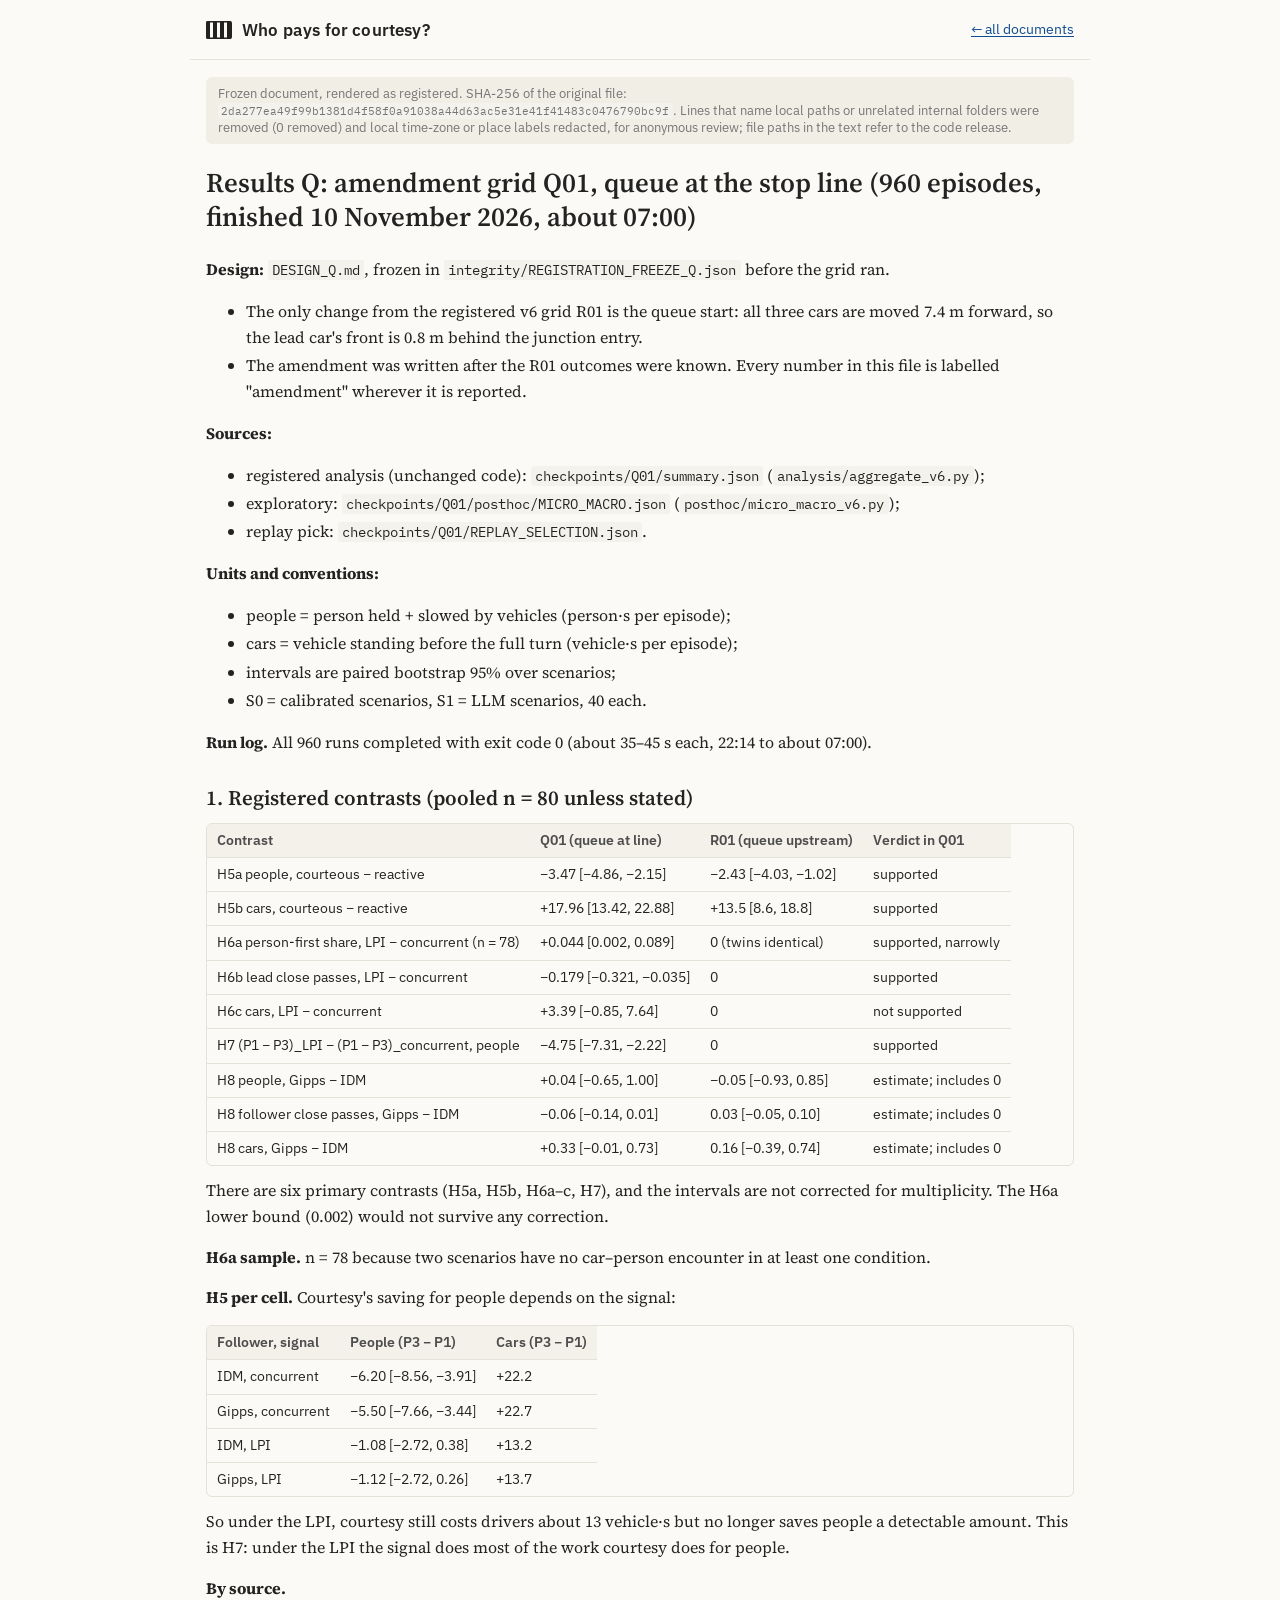
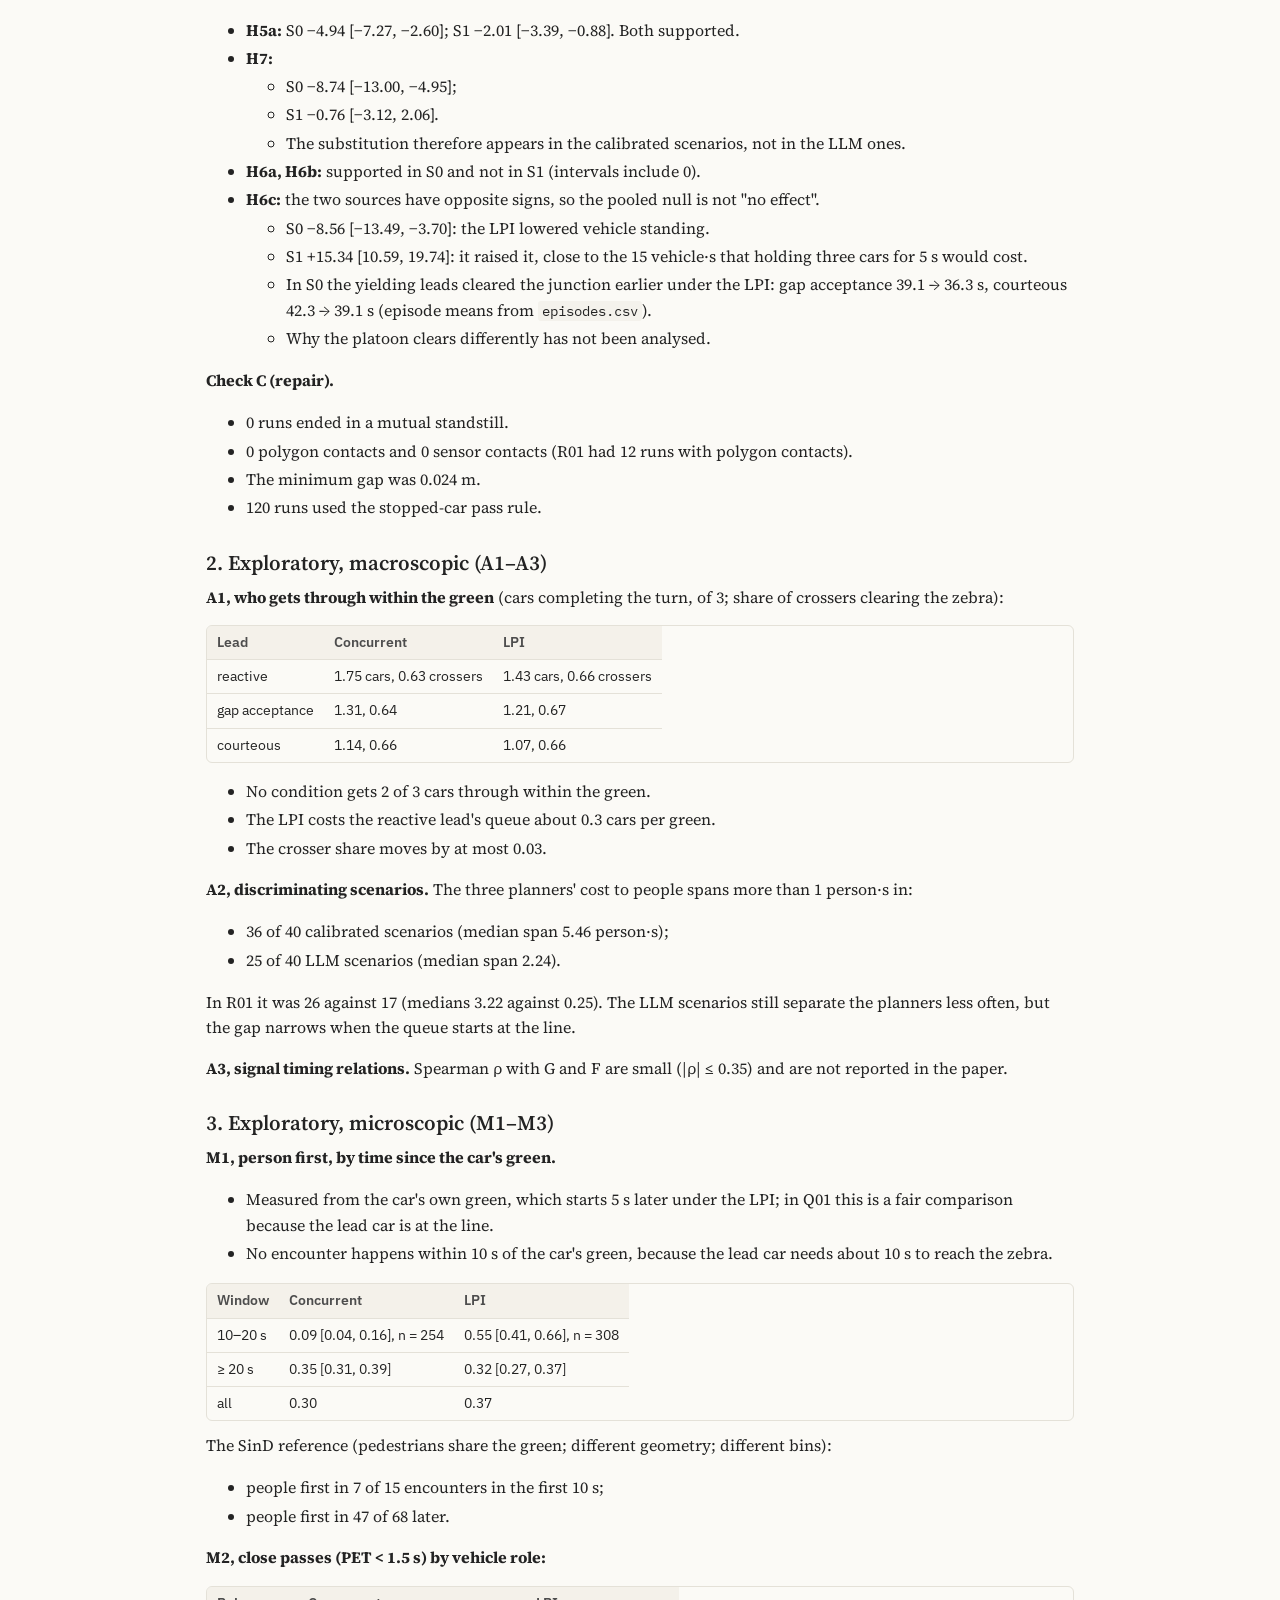
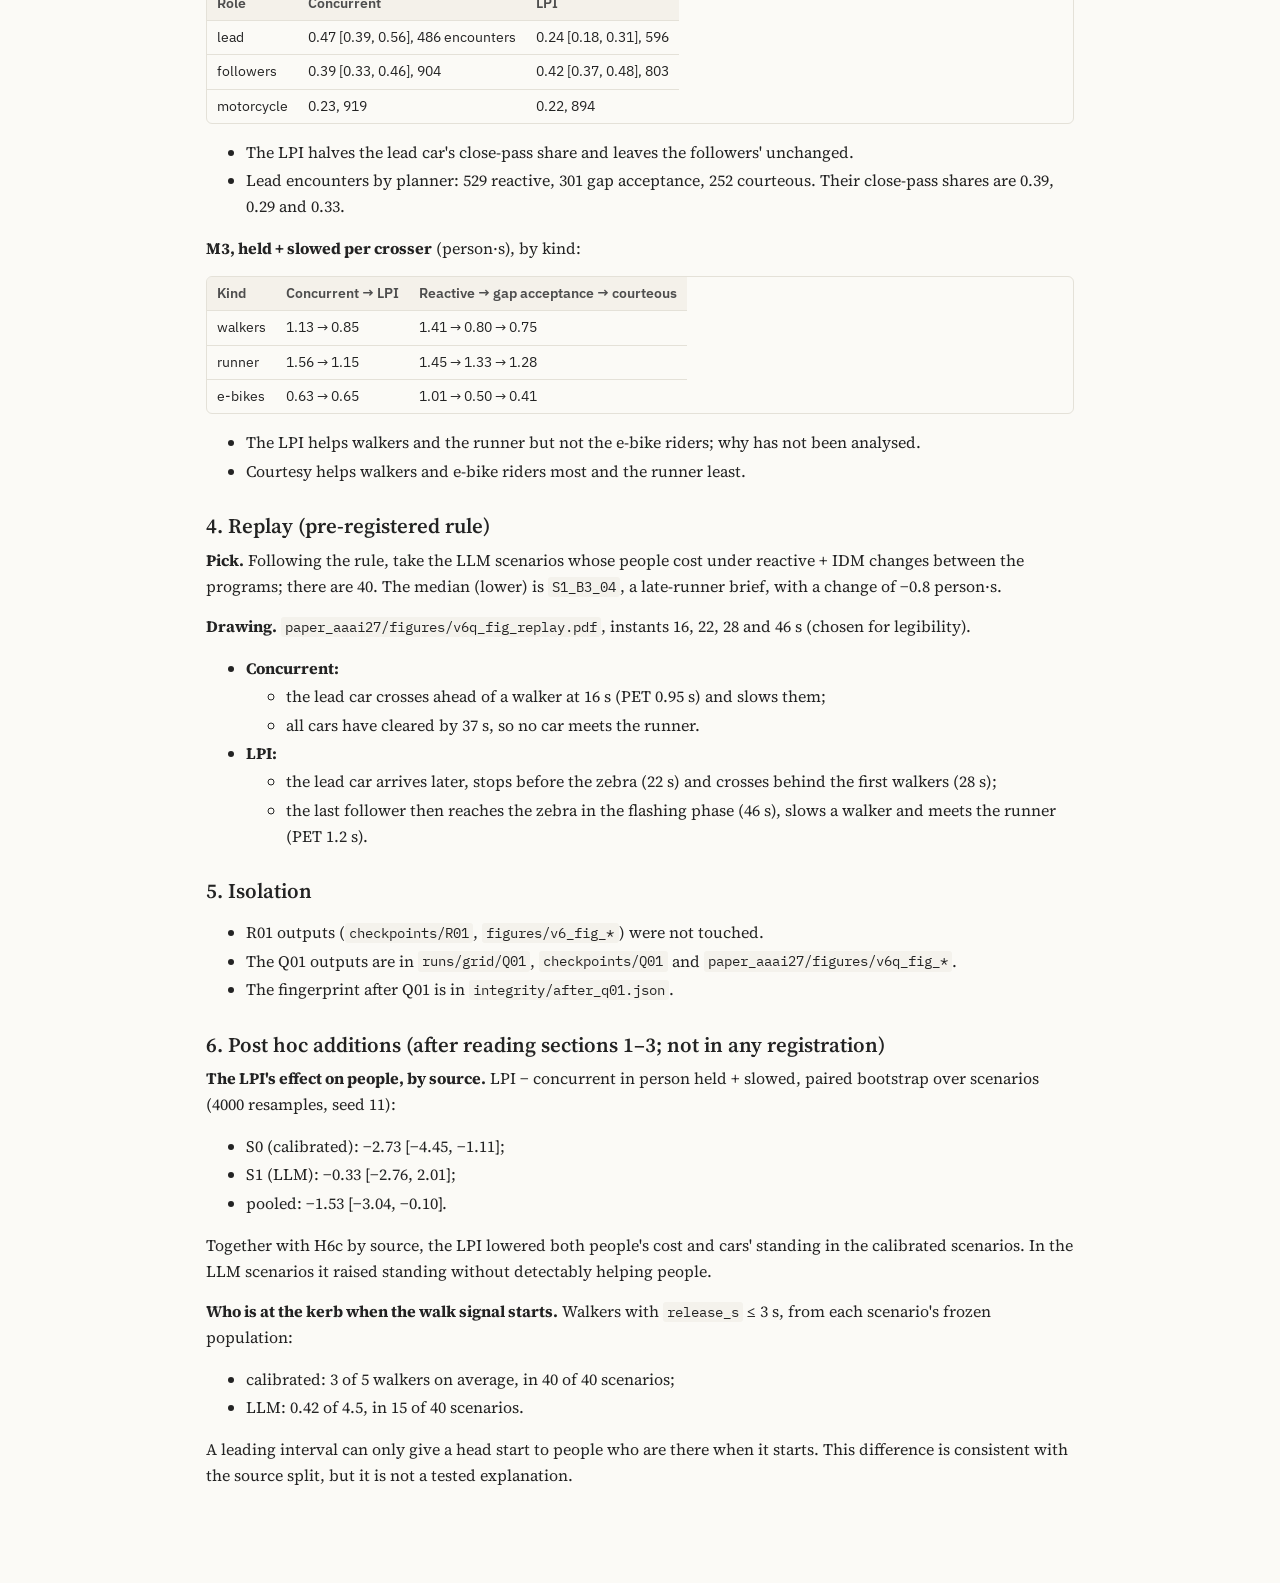
<file: report/results_q.html>
<!doctype html>
<html lang="en">
<head>
<meta charset="utf-8">
<meta name="viewport" content="width=device-width, initial-scale=1">
<title>Results: stop-line grid (primary) · Who Pays for Courtesy?</title>
<link rel="preconnect" href="https://fonts.googleapis.com">
<link rel="stylesheet" href="https://fonts.googleapis.com/css2?family=Source+Serif+4:opsz,wght@8..60,400;8..60,600&family=IBM+Plex+Sans:wght@400;500;600&family=IBM+Plex+Mono:wght@400&display=swap">
<link rel="stylesheet" href="../assets/css/site.css">
</head>
<body class="doc">
<header class="doc-bar">
  <a class="brand" href="../index.html"><span class="brand-mark" aria-hidden="true"></span>Who pays for courtesy?</a>
  <a href="../index.html#report">← all documents</a>
</header>
<main class="doc-main">
  <p class="doc-note">Frozen document, rendered as registered. SHA-256 of the original file: <code>2da277ea49f99b1381d4f58f0a91038a44d63ac5e31e41f41483c0476790bc9f</code>.
  Lines that name local paths or unrelated internal folders were removed (0 removed) and local time-zone or place labels redacted, for anonymous review;
  file paths in the text refer to the code release.</p>
  <article class="prose">
<h1>Results Q: amendment grid Q01, queue at the stop line (960 episodes, finished 10 November 2026, about 07:00)</h1>
<p><strong>Design:</strong> <code>DESIGN_Q.md</code>, frozen in <code>integrity/REGISTRATION_FREEZE_Q.json</code> before the grid ran.</p>
<ul>
<li>The only change from the registered v6 grid R01 is the queue start: all three cars are moved 7.4 m forward, so the lead car's front is 0.8 m behind the junction entry.</li>
<li>The amendment was written after the R01 outcomes were known. Every number in this file is labelled "amendment" wherever it is reported.</li>
</ul>
<p><strong>Sources:</strong></p>
<ul>
<li>registered analysis (unchanged code): <code>checkpoints/Q01/summary.json</code> (<code>analysis/aggregate_v6.py</code>);</li>
<li>exploratory: <code>checkpoints/Q01/posthoc/MICRO_MACRO.json</code> (<code>posthoc/micro_macro_v6.py</code>);</li>
<li>replay pick: <code>checkpoints/Q01/REPLAY_SELECTION.json</code>.</li>
</ul>
<p><strong>Units and conventions:</strong></p>
<ul>
<li>people = person held + slowed by vehicles (person·s per episode);</li>
<li>cars = vehicle standing before the full turn (vehicle·s per episode);</li>
<li>intervals are paired bootstrap 95% over scenarios;</li>
<li>S0 = calibrated scenarios, S1 = LLM scenarios, 40 each.</li>
</ul>
<p><strong>Run log.</strong> All 960 runs completed with exit code 0 (about 35–45 s each, 22:14 to about 07:00).</p>
<h2>1. Registered contrasts (pooled n = 80 unless stated)</h2>
<table>
<thead>
<tr>
<th>Contrast</th>
<th>Q01 (queue at line)</th>
<th>R01 (queue upstream)</th>
<th>Verdict in Q01</th>
</tr>
</thead>
<tbody>
<tr>
<td>H5a people, courteous − reactive</td>
<td>−3.47 [−4.86, −2.15]</td>
<td>−2.43 [−4.03, −1.02]</td>
<td>supported</td>
</tr>
<tr>
<td>H5b cars, courteous − reactive</td>
<td>+17.96 [13.42, 22.88]</td>
<td>+13.5 [8.6, 18.8]</td>
<td>supported</td>
</tr>
<tr>
<td>H6a person-first share, LPI − concurrent (n = 78)</td>
<td>+0.044 [0.002, 0.089]</td>
<td>0 (twins identical)</td>
<td>supported, narrowly</td>
</tr>
<tr>
<td>H6b lead close passes, LPI − concurrent</td>
<td>−0.179 [−0.321, −0.035]</td>
<td>0</td>
<td>supported</td>
</tr>
<tr>
<td>H6c cars, LPI − concurrent</td>
<td>+3.39 [−0.85, 7.64]</td>
<td>0</td>
<td>not supported</td>
</tr>
<tr>
<td>H7 (P1 − P3)_LPI − (P1 − P3)_concurrent, people</td>
<td>−4.75 [−7.31, −2.22]</td>
<td>0</td>
<td>supported</td>
</tr>
<tr>
<td>H8 people, Gipps − IDM</td>
<td>+0.04 [−0.65, 1.00]</td>
<td>−0.05 [−0.93, 0.85]</td>
<td>estimate; includes 0</td>
</tr>
<tr>
<td>H8 follower close passes, Gipps − IDM</td>
<td>−0.06 [−0.14, 0.01]</td>
<td>0.03 [−0.05, 0.10]</td>
<td>estimate; includes 0</td>
</tr>
<tr>
<td>H8 cars, Gipps − IDM</td>
<td>+0.33 [−0.01, 0.73]</td>
<td>0.16 [−0.39, 0.74]</td>
<td>estimate; includes 0</td>
</tr>
</tbody>
</table>
<p>There are six primary contrasts (H5a, H5b, H6a–c, H7), and the intervals are not corrected for multiplicity. The H6a lower bound (0.002) would not survive any correction.</p>
<p><strong>H6a sample.</strong> n = 78 because two scenarios have no car–person encounter in at least one condition.</p>
<p><strong>H5 per cell.</strong> Courtesy's saving for people depends on the signal:</p>
<table>
<thead>
<tr>
<th>Follower, signal</th>
<th>People (P3 − P1)</th>
<th>Cars (P3 − P1)</th>
</tr>
</thead>
<tbody>
<tr>
<td>IDM, concurrent</td>
<td>−6.20 [−8.56, −3.91]</td>
<td>+22.2</td>
</tr>
<tr>
<td>Gipps, concurrent</td>
<td>−5.50 [−7.66, −3.44]</td>
<td>+22.7</td>
</tr>
<tr>
<td>IDM, LPI</td>
<td>−1.08 [−2.72, 0.38]</td>
<td>+13.2</td>
</tr>
<tr>
<td>Gipps, LPI</td>
<td>−1.12 [−2.72, 0.26]</td>
<td>+13.7</td>
</tr>
</tbody>
</table>
<p>So under the LPI, courtesy still costs drivers about 13 vehicle·s but no longer saves people a detectable amount. This is H7: under the LPI the signal does most of the work courtesy does for people.</p>
<p><strong>By source.</strong></p>
<ul>
<li><strong>H5a:</strong> S0 −4.94 [−7.27, −2.60]; S1 −2.01 [−3.39, −0.88]. Both supported.</li>
<li><strong>H7:</strong><ul>
<li>S0 −8.74 [−13.00, −4.95];</li>
<li>S1 −0.76 [−3.12, 2.06].</li>
<li>The substitution therefore appears in the calibrated scenarios, not in the LLM ones.</li>
</ul>
</li>
<li><strong>H6a, H6b:</strong> supported in S0 and not in S1 (intervals include 0).</li>
<li><strong>H6c:</strong> the two sources have opposite signs, so the pooled null is not "no effect".<ul>
<li>S0 −8.56 [−13.49, −3.70]: the LPI lowered vehicle standing.</li>
<li>S1 +15.34 [10.59, 19.74]: it raised it, close to the 15 vehicle·s that holding three cars for 5 s would cost.</li>
<li>In S0 the yielding leads cleared the junction earlier under the LPI: gap acceptance 39.1 → 36.3 s, courteous 42.3 → 39.1 s (episode means from <code>episodes.csv</code>).</li>
<li>Why the platoon clears differently has not been analysed.</li>
</ul>
</li>
</ul>
<p><strong>Check C (repair).</strong></p>
<ul>
<li>0 runs ended in a mutual standstill.</li>
<li>0 polygon contacts and 0 sensor contacts (R01 had 12 runs with polygon contacts).</li>
<li>The minimum gap was 0.024 m.</li>
<li>120 runs used the stopped-car pass rule.</li>
</ul>
<h2>2. Exploratory, macroscopic (A1–A3)</h2>
<p><strong>A1, who gets through within the green</strong> (cars completing the turn, of 3; share of crossers clearing the zebra):</p>
<table>
<thead>
<tr>
<th>Lead</th>
<th>Concurrent</th>
<th>LPI</th>
</tr>
</thead>
<tbody>
<tr>
<td>reactive</td>
<td>1.75 cars, 0.63 crossers</td>
<td>1.43 cars, 0.66 crossers</td>
</tr>
<tr>
<td>gap acceptance</td>
<td>1.31, 0.64</td>
<td>1.21, 0.67</td>
</tr>
<tr>
<td>courteous</td>
<td>1.14, 0.66</td>
<td>1.07, 0.66</td>
</tr>
</tbody>
</table>
<ul>
<li>No condition gets 2 of 3 cars through within the green.</li>
<li>The LPI costs the reactive lead's queue about 0.3 cars per green.</li>
<li>The crosser share moves by at most 0.03.</li>
</ul>
<p><strong>A2, discriminating scenarios.</strong> The three planners' cost to people spans more than 1 person·s in:</p>
<ul>
<li>36 of 40 calibrated scenarios (median span 5.46 person·s);</li>
<li>25 of 40 LLM scenarios (median span 2.24).</li>
</ul>
<p>In R01 it was 26 against 17 (medians 3.22 against 0.25). The LLM scenarios still separate the planners less often, but the gap narrows when the queue starts at the line.</p>
<p><strong>A3, signal timing relations.</strong> Spearman ρ with G and F are small (|ρ| ≤ 0.35) and are not reported in the paper.</p>
<h2>3. Exploratory, microscopic (M1–M3)</h2>
<p><strong>M1, person first, by time since the car's green.</strong></p>
<ul>
<li>Measured from the car's own green, which starts 5 s later under the LPI; in Q01 this is a fair comparison because the lead car is at the line.</li>
<li>No encounter happens within 10 s of the car's green, because the lead car needs about 10 s to reach the zebra.</li>
</ul>
<table>
<thead>
<tr>
<th>Window</th>
<th>Concurrent</th>
<th>LPI</th>
</tr>
</thead>
<tbody>
<tr>
<td>10–20 s</td>
<td>0.09 [0.04, 0.16], n = 254</td>
<td>0.55 [0.41, 0.66], n = 308</td>
</tr>
<tr>
<td>≥ 20 s</td>
<td>0.35 [0.31, 0.39]</td>
<td>0.32 [0.27, 0.37]</td>
</tr>
<tr>
<td>all</td>
<td>0.30</td>
<td>0.37</td>
</tr>
</tbody>
</table>
<p>The SinD reference (pedestrians share the green; different geometry; different bins):</p>
<ul>
<li>people first in 7 of 15 encounters in the first 10 s;</li>
<li>people first in 47 of 68 later.</li>
</ul>
<p><strong>M2, close passes (PET &lt; 1.5 s) by vehicle role:</strong></p>
<table>
<thead>
<tr>
<th>Role</th>
<th>Concurrent</th>
<th>LPI</th>
</tr>
</thead>
<tbody>
<tr>
<td>lead</td>
<td>0.47 [0.39, 0.56], 486 encounters</td>
<td>0.24 [0.18, 0.31], 596</td>
</tr>
<tr>
<td>followers</td>
<td>0.39 [0.33, 0.46], 904</td>
<td>0.42 [0.37, 0.48], 803</td>
</tr>
<tr>
<td>motorcycle</td>
<td>0.23, 919</td>
<td>0.22, 894</td>
</tr>
</tbody>
</table>
<ul>
<li>The LPI halves the lead car's close-pass share and leaves the followers' unchanged.</li>
<li>Lead encounters by planner: 529 reactive, 301 gap acceptance, 252 courteous. Their close-pass shares are 0.39, 0.29 and 0.33.</li>
</ul>
<p><strong>M3, held + slowed per crosser</strong> (person·s), by kind:</p>
<table>
<thead>
<tr>
<th>Kind</th>
<th>Concurrent → LPI</th>
<th>Reactive → gap acceptance → courteous</th>
</tr>
</thead>
<tbody>
<tr>
<td>walkers</td>
<td>1.13 → 0.85</td>
<td>1.41 → 0.80 → 0.75</td>
</tr>
<tr>
<td>runner</td>
<td>1.56 → 1.15</td>
<td>1.45 → 1.33 → 1.28</td>
</tr>
<tr>
<td>e-bikes</td>
<td>0.63 → 0.65</td>
<td>1.01 → 0.50 → 0.41</td>
</tr>
</tbody>
</table>
<ul>
<li>The LPI helps walkers and the runner but not the e-bike riders; why has not been analysed.</li>
<li>Courtesy helps walkers and e-bike riders most and the runner least.</li>
</ul>
<h2>4. Replay (pre-registered rule)</h2>
<p><strong>Pick.</strong> Following the rule, take the LLM scenarios whose people cost under reactive + IDM changes between the programs; there are 40. The median (lower) is <code>S1_B3_04</code>, a late-runner brief, with a change of −0.8 person·s.</p>
<p><strong>Drawing.</strong> <code>paper_aaai27/figures/v6q_fig_replay.pdf</code>, instants 16, 22, 28 and 46 s (chosen for legibility).</p>
<ul>
<li><strong>Concurrent:</strong><ul>
<li>the lead car crosses ahead of a walker at 16 s (PET 0.95 s) and slows them;</li>
<li>all cars have cleared by 37 s, so no car meets the runner.</li>
</ul>
</li>
<li><strong>LPI:</strong><ul>
<li>the lead car arrives later, stops before the zebra (22 s) and crosses behind the first walkers (28 s);</li>
<li>the last follower then reaches the zebra in the flashing phase (46 s), slows a walker and meets the runner (PET 1.2 s).</li>
</ul>
</li>
</ul>
<h2>5. Isolation</h2>
<ul>
<li>R01 outputs (<code>checkpoints/R01</code>, <code>figures/v6_fig_*</code>) were not touched.</li>
<li>The Q01 outputs are in <code>runs/grid/Q01</code>, <code>checkpoints/Q01</code> and <code>paper_aaai27/figures/v6q_fig_*</code>.</li>
<li>The fingerprint after Q01 is in <code>integrity/after_q01.json</code>.</li>
</ul>
<h2>6. Post hoc additions (after reading sections 1–3; not in any registration)</h2>
<p><strong>The LPI's effect on people, by source.</strong> LPI − concurrent in person held + slowed, paired bootstrap over scenarios (4000 resamples, seed 11):</p>
<ul>
<li>S0 (calibrated): −2.73 [−4.45, −1.11];</li>
<li>S1 (LLM): −0.33 [−2.76, 2.01];</li>
<li>pooled: −1.53 [−3.04, −0.10].</li>
</ul>
<p>Together with H6c by source, the LPI lowered both people's cost and cars' standing in the calibrated scenarios. In the LLM scenarios it raised standing without detectably helping people.</p>
<p><strong>Who is at the kerb when the walk signal starts.</strong> Walkers with <code>release_s</code> ≤ 3 s, from each scenario's frozen population:</p>
<ul>
<li>calibrated: 3 of 5 walkers on average, in 40 of 40 scenarios;</li>
<li>LLM: 0.42 of 4.5, in 15 of 40 scenarios.</li>
</ul>
<p>A leading interval can only give a head start to people who are there when it starts. This difference is consistent with the source split, but it is not a tested explanation.</p>
  </article>
</main>
</body>
</html>
</file>
<file: assets/css/site.css>
/* Supplementary site. Plain CSS, no framework. Tokens first; dark theme redefines them. */
:root {
  --paper: #FBFAF6;
  --card: #FFFFFF;
  --ink: #232323;
  --ink-2: #4D4D4D;
  --ink-3: #767676;
  --rule: #E4E1D8;
  --rule-strong: #CFCBBF;
  --people: #B64342;       /* cost to people */
  --vehicles: #0F4D92;     /* cost to vehicles */
  --teal: #42949E;
  --amber: #B98300;
  --ok: #2F7D3F;
  --warn: #A86A00;
  --null: #767676;
  --chip: #F1EEE6;
  --code: #F4F2EC;
  --focus: #0F4D92;
  --shadow: 0 1px 2px rgba(0,0,0,.05), 0 2px 10px rgba(0,0,0,.04);
  --road: #E7E3D9;
  --road-mark: #FFFFFF;
  --serif: "Source Serif 4", Georgia, "Times New Roman", serif;
  --sans: "IBM Plex Sans", system-ui, -apple-system, "Segoe UI", sans-serif;
  --mono: "IBM Plex Mono", ui-monospace, Consolas, monospace;
  color-scheme: light;
}
@media (prefers-color-scheme: dark) {
  :root:not([data-theme="light"]) {
    --paper: #16181B; --card: #1E2125; --ink: #ECEAE4; --ink-2: #C9C6BE; --ink-3: #9B988F;
    --rule: #2E3237; --rule-strong: #3E434A; --people: #E58A85; --vehicles: #7FB0EE; --teal: #6DC0C9;
    --amber: #E3B547; --ok: #79C88A; --warn: #E3B547; --null: #9B988F; --chip: #262A2F; --code: #23272C;
    --focus: #7FB0EE; --shadow: none; --road: #2B2F35; --road-mark: #8A8780; color-scheme: dark;
  }
}
:root[data-theme="dark"] {
  --paper: #16181B; --card: #1E2125; --ink: #ECEAE4; --ink-2: #C9C6BE; --ink-3: #9B988F;
  --rule: #2E3237; --rule-strong: #3E434A; --people: #E58A85; --vehicles: #7FB0EE; --teal: #6DC0C9;
  --amber: #E3B547; --ok: #79C88A; --warn: #E3B547; --null: #9B988F; --chip: #262A2F; --code: #23272C;
  --focus: #7FB0EE; --shadow: none; --road: #2B2F35; --road-mark: #8A8780; color-scheme: dark;
}

* { box-sizing: border-box; }
html { scroll-behavior: smooth; scroll-padding-top: 16px; }
body { margin: 0; background: var(--paper); color: var(--ink); font: 17px/1.62 var(--serif); }
a { color: var(--vehicles); text-underline-offset: 2px; }
a:focus-visible, button:focus-visible, select:focus-visible, input:focus-visible { outline: 2px solid var(--focus); outline-offset: 2px; }
code, .mono { font-family: var(--mono); font-size: .86em; }
code { background: var(--code); padding: .08em .3em; border-radius: 3px; }
h1, h2, h3, h4 { font-weight: 600; line-height: 1.25; }
h2 { font-size: 1.55rem; margin: 0 0 .4rem; }
h3 { font-size: 1.12rem; margin: 1.8rem 0 .4rem; }
p { margin: .55rem 0 .9rem; }
small, .small { font-size: .84rem; }
.muted { color: var(--ink-3); }
img, video { max-width: 100%; display: block; }

/* ---------- layout: sticky contents rail + reading column */
.shell { display: grid; grid-template-columns: 236px minmax(0, 1fr); gap: 0 44px; max-width: 1240px; margin: 0 auto; padding: 0 28px; }
.rail { position: sticky; top: 0; align-self: start; height: 100vh; overflow-y: auto; padding: 28px 0 24px; font-family: var(--sans); }
.main { min-width: 0; padding: 28px 0 80px; }
.brand { display: inline-flex; align-items: center; gap: 10px; font: 600 1.08rem var(--sans); color: var(--ink); text-decoration: none; letter-spacing: .01em; }
.brand-mark { width: 26px; height: 18px; border-radius: 2px; background: repeating-linear-gradient(90deg, var(--ink) 0 4px, transparent 4px 7px); box-shadow: inset 0 0 0 1.5px var(--ink); }
.rail nav { margin-top: 22px; }
.rail ol { list-style: none; padding: 0; margin: 0; counter-reset: sec; }
.rail li { counter-increment: sec; }
.rail li a { display: grid; grid-template-columns: 26px 1fr; padding: 5px 8px; border-left: 2px solid transparent; color: var(--ink-2); text-decoration: none; font-size: .86rem; line-height: 1.35; }
.rail li a::before { content: counter(sec, decimal-leading-zero); color: var(--ink-3); font: .74rem var(--mono); padding-top: 2px; }
.rail li a:hover { color: var(--ink); background: var(--chip); }
.rail li a.active { color: var(--ink); border-left-color: var(--people); background: var(--chip); }
.rail .rail-foot { margin-top: 22px; font-size: .78rem; color: var(--ink-3); line-height: 1.45; }
.theme-btn { margin-top: 12px; font: .78rem var(--sans); background: none; border: 1px solid var(--rule-strong); color: var(--ink-2); border-radius: 4px; padding: 4px 9px; cursor: pointer; }
.mobile-bar { display: none; }

/* ---------- hero */
.hero { padding: 18px 0 30px; border-bottom: 1px solid var(--rule); }
.kicker { font: 500 .78rem var(--sans); letter-spacing: .08em; text-transform: uppercase; color: var(--ink-3); }
.hero h1 { font-size: clamp(2.1rem, 4.2vw, 3.1rem); margin: .3rem 0 .4rem; letter-spacing: -.01em; }
.hero h1 .z { background: linear-gradient(transparent 62%, color-mix(in srgb, var(--amber) 30%, transparent) 62%); }
.hero .subtitle { font-size: 1.2rem; color: var(--ink-2); max-width: 46em; margin: 0 0 1rem; }
.status { display: inline-flex; flex-wrap: wrap; gap: 6px 14px; font: .84rem var(--sans); color: var(--ink-2); padding: 7px 12px; background: var(--chip); border-radius: 6px; }
.status b { font-weight: 600; color: var(--ink); }
.links { display: flex; flex-wrap: wrap; gap: 8px; margin-top: 16px; }
.btn { font: 500 .88rem var(--sans); display: inline-flex; align-items: center; gap: 7px; padding: 7px 13px; border-radius: 5px; border: 1px solid var(--rule-strong); color: var(--ink); background: var(--card); text-decoration: none; }
.btn:hover { border-color: var(--ink-3); }
.btn[aria-disabled="true"] { color: var(--ink-3); border-style: dashed; pointer-events: none; }
.btn svg { width: 15px; height: 15px; }

/* ---------- the ledger: people column vs vehicle column */
.ledger { margin: 26px 0 6px; background: var(--card); border: 1px solid var(--rule-strong); border-radius: 8px; box-shadow: var(--shadow); overflow: hidden; }
.ledger-head { display: flex; justify-content: space-between; gap: 12px; flex-wrap: wrap; padding: 11px 16px; border-bottom: 1px solid var(--rule); font: .84rem var(--sans); color: var(--ink-2); }
.ledger-rows { display: grid; grid-template-columns: minmax(0, 1.5fr) 1fr 1fr; }
.ledger-rows > div { padding: 10px 16px; border-bottom: 1px solid var(--rule); }
.ledger-rows .lh { font: 600 .74rem var(--sans); text-transform: uppercase; letter-spacing: .06em; color: var(--ink-3); background: color-mix(in srgb, var(--chip) 60%, transparent); }
.ledger-rows .lh.p { color: var(--people); }
.ledger-rows .lh.v { color: var(--vehicles); }
.ledger-rows .lever { font-size: .98rem; }
.ledger-rows .lever small { display: block; color: var(--ink-3); font-family: var(--sans); }
.amt { font: 500 1.02rem var(--mono); }
.amt.p { color: var(--people); }
.amt.v { color: var(--vehicles); }
.amt small { display: block; font-size: .74rem; color: var(--ink-3); font-weight: 400; }
.ledger-foot { padding: 9px 16px; font: .8rem var(--sans); color: var(--ink-3); }

/* ---------- sections */
section.sec { padding: 46px 0 8px; border-bottom: 1px solid var(--rule); }
section.sec:last-of-type { border-bottom: 0; }
.sec-num { font: .78rem var(--mono); color: var(--ink-3); }
.lede { font-size: 1.06rem; color: var(--ink-2); max-width: 44em; }
.findings { display: grid; grid-template-columns: repeat(2, minmax(0, 1fr)); gap: 14px; margin-top: 16px; }
.finding { background: var(--card); border: 1px solid var(--rule); border-radius: 8px; padding: 15px 17px; box-shadow: var(--shadow); }
.finding .tag { font: 600 .72rem var(--sans); text-transform: uppercase; letter-spacing: .07em; color: var(--ink-3); }
.finding h3 { margin: .3rem 0 .35rem; font-size: 1.04rem; }
.finding p { margin: 0; font-size: .95rem; color: var(--ink-2); }
.finding .num { font: 500 .9rem var(--mono); color: var(--ink); }
.callout { border-left: 3px solid var(--teal); background: var(--card); padding: 12px 16px; margin: 18px 0; border-radius: 0 6px 6px 0; }
.callout.warn { border-left-color: var(--amber); }
.callout h4 { margin: 0 0 .25rem; font: 600 .86rem var(--sans); text-transform: uppercase; letter-spacing: .05em; color: var(--ink-2); }
.callout p { margin: .2rem 0; font-size: .96rem; }
.eq { font-family: var(--serif); font-size: 1.12rem; text-align: center; margin: 14px 0; padding: 10px; background: var(--card); border: 1px solid var(--rule); border-radius: 6px; overflow-x: auto; }
.eq i { font-style: italic; }
dl.terms { display: grid; grid-template-columns: max-content 1fr; gap: 6px 16px; font-size: .95rem; }
dl.terms dt { font-family: var(--mono); font-size: .86rem; color: var(--ink); padding-top: 2px; }
dl.terms dd { margin: 0; color: var(--ink-2); }

/* ---------- figures and media */
figure { margin: 18px 0 22px; }
figure .frame { background: #fff; border: 1px solid var(--rule); border-radius: 6px; padding: 10px; }
figure img { width: 100%; height: auto; }
figcaption { font-size: .9rem; color: var(--ink-2); margin-top: 8px; line-height: 1.5; }
figcaption b { color: var(--ink); }
.fig-dl { font: .76rem var(--sans); margin-left: 6px; }
.video-pair { display: grid; grid-template-columns: repeat(2, minmax(0, 1fr)); gap: 14px; }
.video-card { background: var(--card); border: 1px solid var(--rule); border-radius: 8px; overflow: hidden; }
.video-card video { width: 100%; background: #000; aspect-ratio: 16/9; }
.video-card .vc-body { padding: 9px 13px 12px; font-size: .9rem; color: var(--ink-2); }
.video-card .vc-body b { color: var(--ink); font-family: var(--sans); font-weight: 600; font-size: .88rem; }
.tabs { display: flex; flex-wrap: wrap; gap: 6px; margin: 10px 0; }
.tab { font: 500 .84rem var(--sans); padding: 6px 12px; border-radius: 999px; border: 1px solid var(--rule-strong); background: var(--card); color: var(--ink-2); cursor: pointer; }
.tab[aria-selected="true"] { background: var(--ink); color: var(--paper); border-color: var(--ink); }
.wide-video { width: 100%; border-radius: 6px; border: 1px solid var(--rule); background: #fff; }
.stills { display: grid; grid-template-columns: repeat(3, minmax(0, 1fr)); gap: 8px; }
.stills figure { margin: 0; }
.stills img { border-radius: 4px; border: 1px solid var(--rule); aspect-ratio: 16/9; object-fit: cover; }
.stills figcaption { font: .76rem var(--sans); margin-top: 3px; color: var(--ink-3); }

/* ---------- tables */
.table-wrap { overflow-x: auto; border: 1px solid var(--rule); border-radius: 8px; background: var(--card); margin: 14px 0; }
table { border-collapse: collapse; width: 100%; font: .86rem/1.4 var(--sans); }
th, td { padding: 7px 10px; text-align: left; border-bottom: 1px solid var(--rule); vertical-align: top; }
th { font-weight: 600; color: var(--ink-2); background: color-mix(in srgb, var(--chip) 70%, transparent); white-space: nowrap; }
td.n, th.n { text-align: right; font-family: var(--mono); font-size: .8rem; white-space: nowrap; }
tbody tr:last-child td { border-bottom: 0; }
tbody tr:hover td { background: color-mix(in srgb, var(--chip) 55%, transparent); }
th.sortable { cursor: pointer; user-select: none; }
th.sortable::after { content: " ↕"; color: var(--ink-3); font-weight: 400; }
th[aria-sort="ascending"]::after { content: " ↑"; color: var(--ink); }
th[aria-sort="descending"]::after { content: " ↓"; color: var(--ink); }
.verdict { display: inline-block; font: 600 .74rem var(--sans); padding: 2px 7px; border-radius: 999px; white-space: nowrap; }
.verdict.ok { color: var(--ok); background: color-mix(in srgb, var(--ok) 13%, transparent); }
.verdict.part { color: var(--warn); background: color-mix(in srgb, var(--warn) 14%, transparent); }
.verdict.no { color: var(--null); background: color-mix(in srgb, var(--null) 14%, transparent); }
.ci { color: var(--ink-3); }
#hyp-table td:nth-child(2) { min-width: 230px; }
#hyp-table td.n .ci, #pv-table td.n .ci { display: block; font-size: .74rem; }
.ci-bar { display: inline-block; vertical-align: middle; }

/* ---------- controls and interactive charts */
.controls { display: flex; flex-wrap: wrap; gap: 10px 16px; align-items: end; margin: 14px 0 6px; font: .84rem var(--sans); }
.controls label { display: grid; gap: 3px; color: var(--ink-3); }
.controls select, .controls input { font: .88rem var(--sans); padding: 5px 8px; border: 1px solid var(--rule-strong); border-radius: 5px; background: var(--card); color: var(--ink); min-width: 120px; }
.chart { background: var(--card); border: 1px solid var(--rule); border-radius: 8px; padding: 8px 6px 4px; }
.chart svg { width: 100%; height: auto; display: block; font-family: var(--sans); }
.chart .axis line, .chart .axis path { stroke: var(--rule-strong); }
.chart text { fill: var(--ink-2); font-size: 12px; }
.chart .grid { stroke: var(--rule); }
.chart-note { font: .8rem var(--sans); color: var(--ink-3); margin: 6px 4px 0; }
.legend-inline { display: flex; flex-wrap: wrap; gap: 4px 14px; font: .8rem var(--sans); color: var(--ink-2); margin: 6px 4px; }
.legend-inline span::before { content: ""; display: inline-block; width: 10px; height: 10px; border-radius: 50%; margin-right: 6px; vertical-align: -1px; background: var(--c); border: 1.5px solid var(--c); }
.legend-inline span.hollow::before { background: transparent; }
.pager { display: flex; gap: 8px; align-items: center; font: .84rem var(--sans); color: var(--ink-3); margin: 6px 2px 0; }
.pager button { font: .82rem var(--sans); padding: 4px 10px; border-radius: 4px; border: 1px solid var(--rule-strong); background: var(--card); color: var(--ink); cursor: pointer; }
.pager button:disabled { color: var(--ink-3); cursor: default; }
details.scn { border-bottom: 1px solid var(--rule); }
details.scn summary { display: grid; grid-template-columns: 96px 70px minmax(0, 1fr) 110px; gap: 10px; padding: 8px 12px; cursor: pointer; font: .86rem var(--sans); list-style: none; }
details.scn summary::-webkit-details-marker { display: none; }
details.scn summary:hover { background: color-mix(in srgb, var(--chip) 55%, transparent); }
details.scn[open] summary { background: var(--chip); }
details.scn .scn-body { padding: 4px 12px 14px; }
.pill { display: inline-block; font: 500 .74rem var(--sans); padding: 1px 7px; border-radius: 999px; background: var(--chip); color: var(--ink-2); margin-right: 4px; }
.pill.s1 { color: var(--vehicles); }
.progress { height: 8px; border-radius: 4px; background: var(--chip); overflow: hidden; margin: 8px 0 4px; }
.progress > div { height: 100%; background: var(--teal); }
.downloads { display: grid; grid-template-columns: repeat(2, minmax(0, 1fr)); gap: 8px 18px; }
.downloads a { font: .9rem var(--sans); }
.downloads p { margin: 0 0 6px; font-size: .84rem; color: var(--ink-3); }
footer.site-foot { margin-top: 40px; padding-top: 16px; border-top: 1px solid var(--rule); font: .8rem var(--sans); color: var(--ink-3); }

/* ---------- opening: hero video, four-point summary, scene sketch */
.hero-video { margin: 18px 0 4px; }
.hero-video video { width: 100%; border-radius: 8px; background: var(--card); border: 1px solid var(--rule); }
.hero-video figcaption { font-size: .88rem; color: var(--ink-3); }
.brief-grid { display: grid; grid-template-columns: repeat(2, minmax(0, 1fr)); gap: 14px; margin-top: 14px; }
.brief-card { position: relative; background: var(--card); border: 1px solid var(--rule); border-radius: 8px; padding: 16px 18px 14px 58px; box-shadow: var(--shadow); }
.brief-card .bnum { position: absolute; left: 16px; top: 15px; width: 28px; height: 28px; border-radius: 50%; display: grid; place-items: center; font: 600 .9rem var(--sans); color: var(--paper); background: var(--ink); }
.brief-card h3 { margin: .1rem 0 .35rem; font-size: 1.06rem; }
.brief-card p, .brief-card li { font-size: .96rem; color: var(--ink-2); }
.brief-card p { margin: 0; }
.brief-card ul { margin: 0; padding-left: 1.1rem; }
.brief-card li + li { margin-top: .3rem; }
figure.scene { margin: 20px 0 10px; background: var(--card); border: 1px solid var(--rule); border-radius: 8px; padding: 8px; }
.scene svg { width: 100%; height: auto; display: block; font-family: var(--sans); }
.scene .road { fill: var(--road); }
.scene .lane { stroke: var(--road-mark); stroke-width: 2; stroke-dasharray: 12 10; }
.scene .zebra rect { fill: var(--road-mark); stroke: var(--rule-strong); stroke-width: .6; }
.scene .stop { stroke: var(--road-mark); stroke-width: 4; }
.scene .turn { fill: none; stroke: var(--vehicles); stroke-width: 2.4; stroke-dasharray: 6 5; }
.scene .turn-head { fill: none; stroke: var(--vehicles); stroke-width: 2.4; stroke-linejoin: round; }
.scene .car { fill: var(--vehicles); opacity: .5; }
.scene .car.lead { opacity: 1; }
.scene .walker { fill: var(--people); }
.scene .walker.wait { fill: none; stroke: var(--people); stroke-width: 2.4; }
.scene .walk-dir { stroke: var(--people); stroke-width: 2; }
.scene .meet { fill: color-mix(in srgb, var(--amber) 22%, transparent); stroke: var(--amber); stroke-width: 1.6; }
.scene .lbl { font-size: 13px; fill: var(--ink-2); }
.scene .meet-lbl { fill: var(--amber); font-weight: 600; }
.scene .leader { stroke: var(--amber); stroke-width: 1.2; fill: none; }
.trio-wrap { display: grid; grid-template-columns: repeat(2, minmax(0, 1fr)); gap: 8px 30px; }
.trio-wrap h3 { margin-top: 1.2rem; }
ul.plain { padding-left: 1.1rem; margin: .3rem 0 .6rem; }
ul.plain li { margin: .35rem 0; font-size: .98rem; color: var(--ink-2); }
ul.plain b { color: var(--ink); font-weight: 600; }
b.c-p { color: var(--people); }
b.c-v { color: var(--vehicles); }
.video-card.narrow { max-width: 760px; }
.video-card.narrow video { aspect-ratio: auto; }

/* ---------- detailed results: folded blocks */
details.block { border: 1px solid var(--rule); border-radius: 8px; background: var(--card); margin: 10px 0; }
details.block > summary { display: flex; flex-wrap: wrap; align-items: baseline; gap: 2px 14px; padding: 12px 40px 12px 16px; cursor: pointer; list-style: none; position: relative; font-family: var(--sans); }
details.block > summary::-webkit-details-marker { display: none; }
details.block > summary::after { content: "+"; position: absolute; right: 16px; top: 10px; font: 400 1.2rem var(--sans); color: var(--ink-3); }
details.block[open] > summary::after { content: "−"; }
details.block > summary:hover { background: color-mix(in srgb, var(--chip) 55%, transparent); }
details.block .bt { font-weight: 600; font-size: .98rem; color: var(--ink); }
details.block .bs { font-size: .84rem; color: var(--ink-3); }
details.block .block-body { padding: 2px 16px 12px; border-top: 1px solid var(--rule); }

/* ---------- document pages */
body.doc { font-size: 16px; }
.doc-bar { display: flex; justify-content: space-between; align-items: center; max-width: 900px; margin: 0 auto; padding: 18px 16px; border-bottom: 1px solid var(--rule); font-family: var(--sans); font-size: .88rem; }
.doc-main { max-width: 900px; margin: 0 auto; padding: 8px 16px 80px; }
.doc-note { font: .8rem var(--sans); color: var(--ink-3); background: var(--chip); padding: 8px 12px; border-radius: 6px; overflow-wrap: anywhere; }
.prose h1 { font-size: 1.7rem; }
.prose h2 { font-size: 1.3rem; margin-top: 1.8rem; }
.prose table { margin: 12px 0; display: block; overflow-x: auto; border: 1px solid var(--rule); border-radius: 6px; }
.prose pre { background: var(--code); padding: 10px 12px; border-radius: 6px; overflow-x: auto; font-size: .82rem; }
.prose pre code { background: none; padding: 0; }
.prose li { margin: .15rem 0; }

/* ---------- responsive */
@media (max-width: 980px) {
  .shell { grid-template-columns: minmax(0, 1fr); padding: 0 16px; }
  .rail { display: none; }
  .mobile-bar { display: flex; justify-content: space-between; align-items: center; position: sticky; top: 0; z-index: 5; background: var(--paper); border-bottom: 1px solid var(--rule); padding: 10px 16px; margin: 0 -16px; }
  .mobile-bar select { font: .84rem var(--sans); padding: 4px 6px; border: 1px solid var(--rule-strong); border-radius: 5px; background: var(--card); color: var(--ink); max-width: 56vw; }
  .main { padding-top: 10px; }
}
@media (max-width: 720px) {
  body { font-size: 16px; }
  .findings, .video-pair, .downloads, .brief-grid, .trio-wrap { grid-template-columns: minmax(0, 1fr); }
  .brief-card { padding-left: 52px; }
  .brief-card .bnum { left: 13px; }
  .stills { grid-template-columns: repeat(2, minmax(0, 1fr)); }
  .ledger-rows { grid-template-columns: minmax(0, 1fr) minmax(0, 1fr); }
  .ledger-rows .lever, .ledger-rows .lh.l { grid-column: 1 / -1; }
  .ledger-rows .lh.l { display: none; }
  details.scn summary { grid-template-columns: 84px minmax(0, 1fr); }
  details.scn summary .hide-sm { display: none; }
  dl.terms { grid-template-columns: minmax(0, 1fr); }
}
@media print { .rail, .mobile-bar, .controls, .theme-btn { display: none; } .shell { display: block; } details.block > .block-body { display: block; } }

/* twelve-planner leaderboard: let the grouped headers wrap so the table fits the column */
#bank-table th { white-space: normal; vertical-align: bottom; line-height: 1.25; }
#bank-table td, #bank-table th { padding-left: 7px; padding-right: 7px; }
#bank-table td:first-child { min-width: 170px; }
</file>
